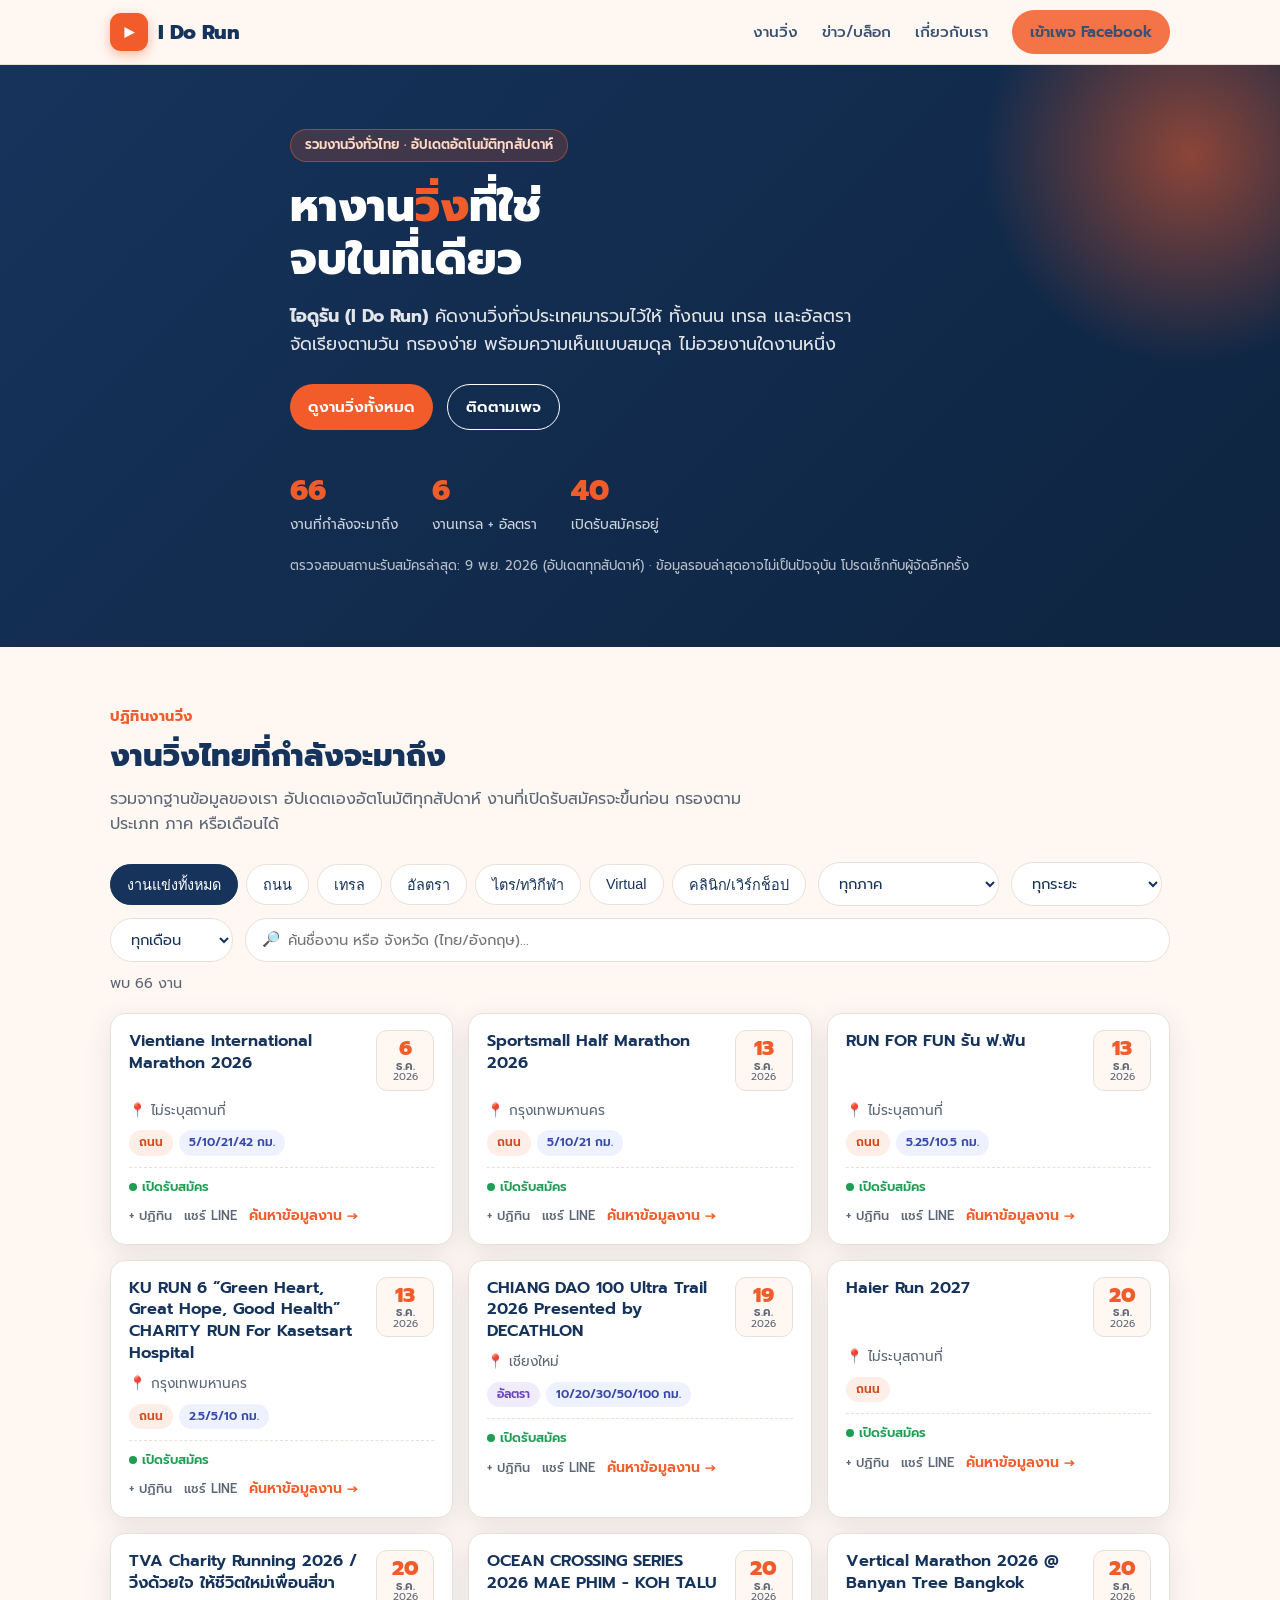
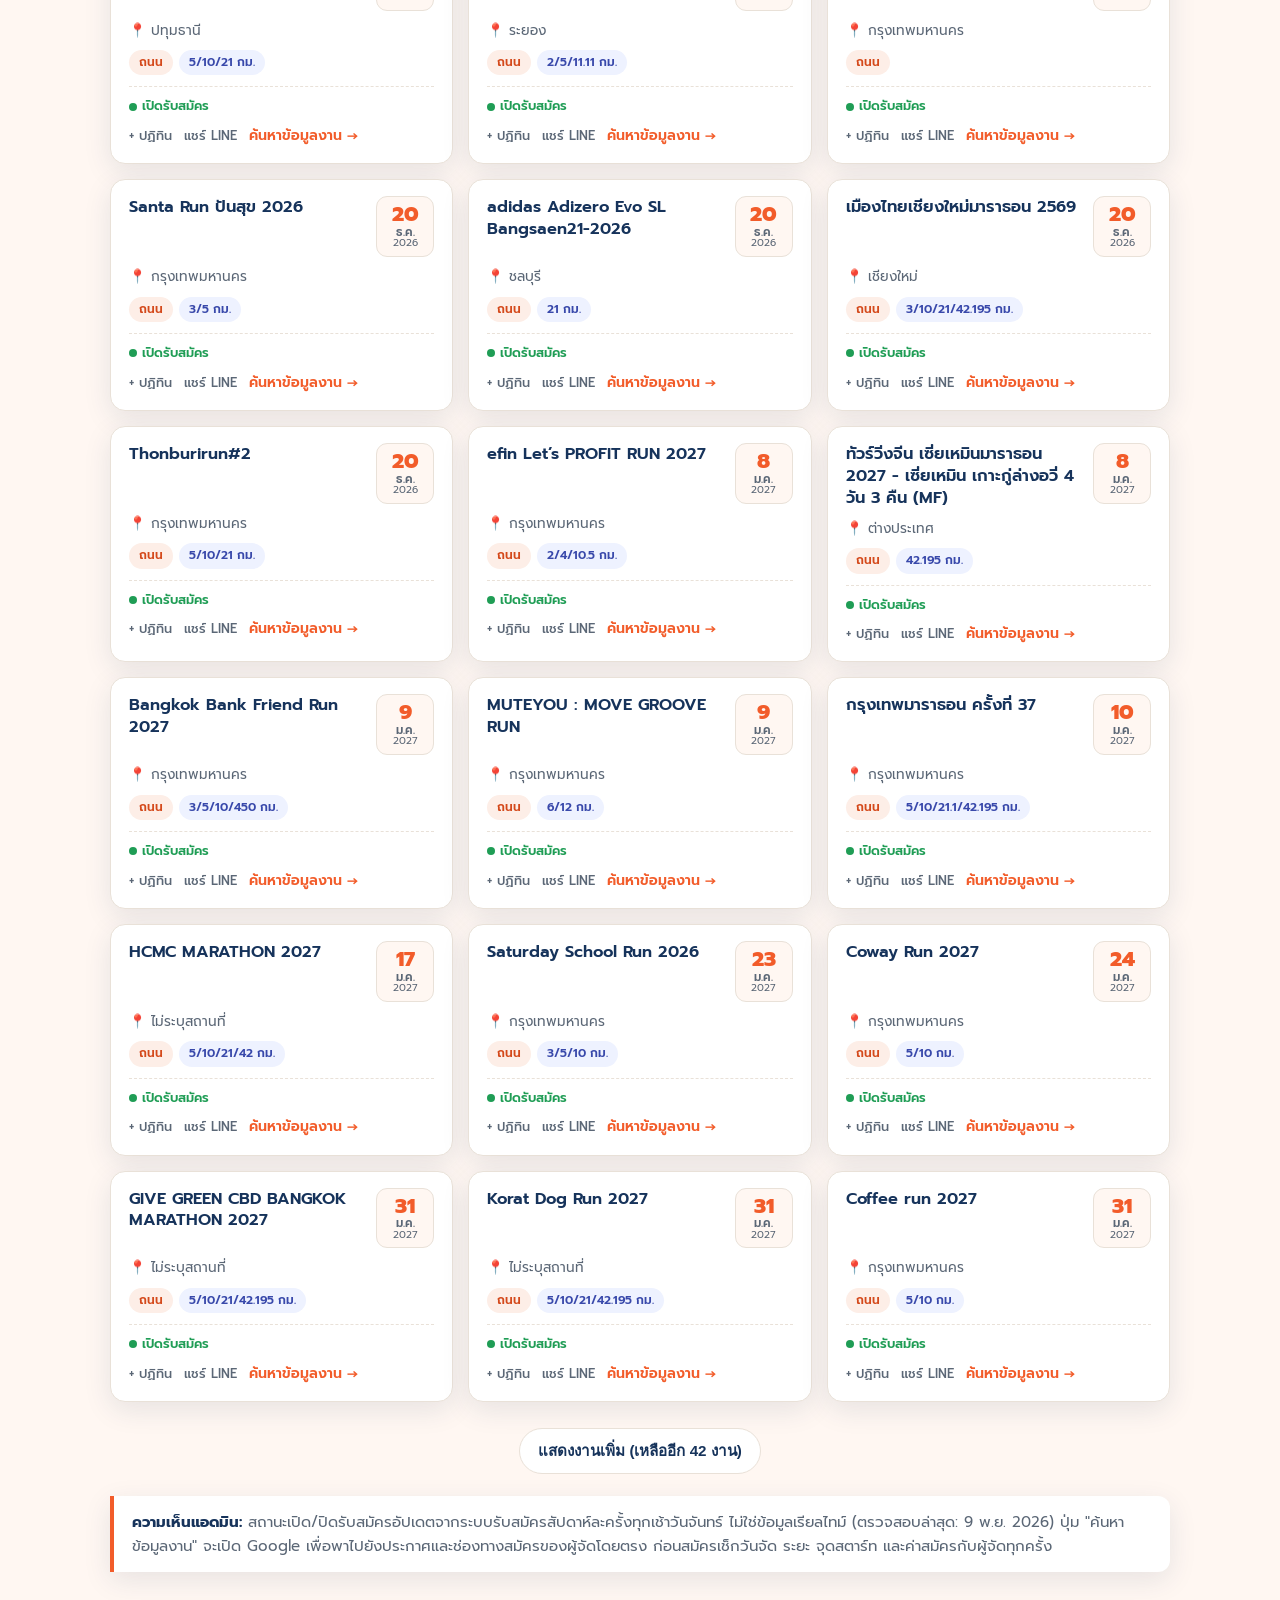
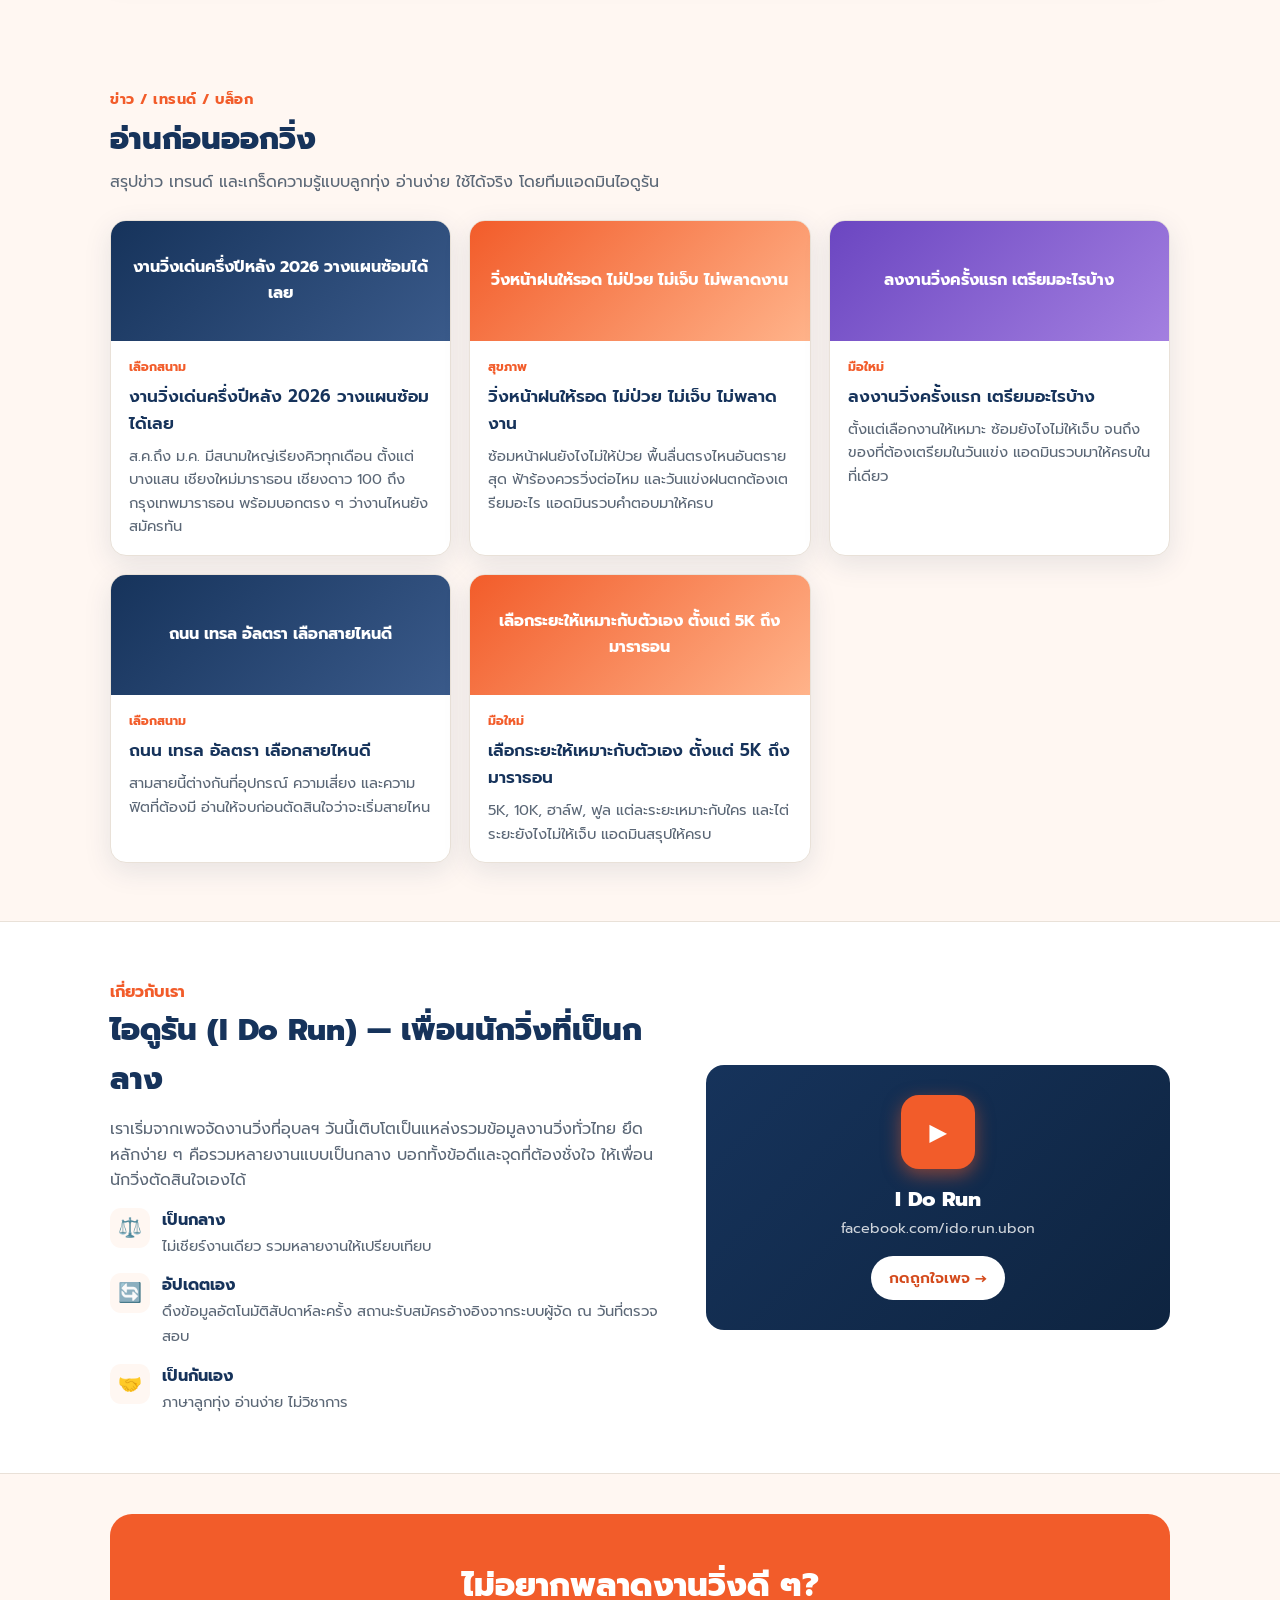
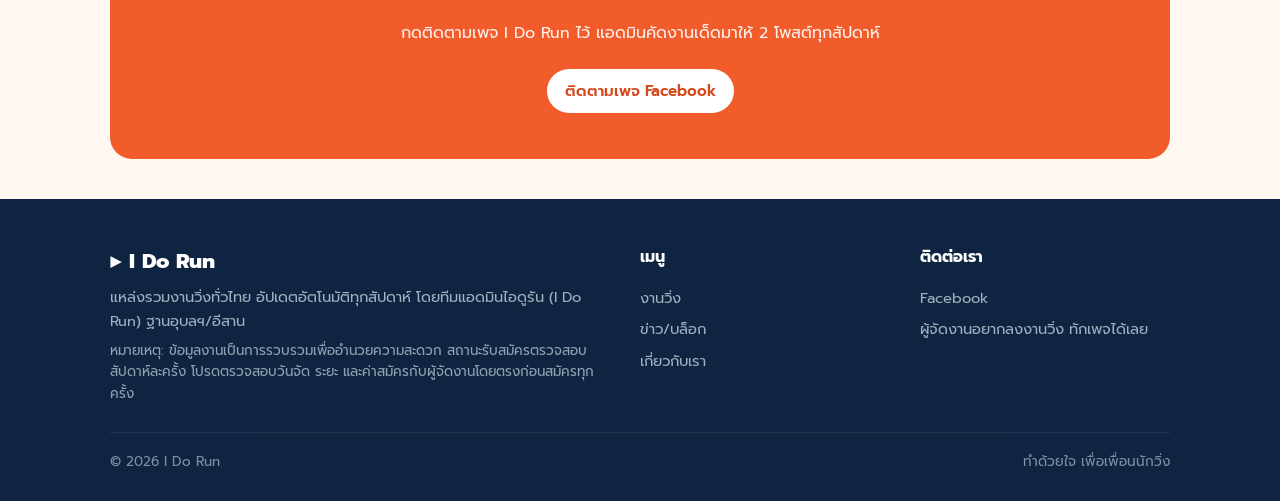
<file: index.html>
<!DOCTYPE html>
<html lang="th">
<head>
<meta charset="UTF-8">
<meta name="viewport" content="width=device-width, initial-scale=1.0">
<title>ไอดูรัน (I Do Run) — รวมงานวิ่งทั่วไทย ปฏิทินงานวิ่ง 2569-2570 (2026-2027)</title>
<meta name="description" content="ไอดูรัน (I Do Run) แหล่งรวมงานวิ่งทั่วไทย ปฏิทินงานวิ่ง 2569 ทั้งถนน เทรล อัลตรา สถานะรับสมัครอัปเดตรายสัปดาห์">
<meta name="keywords" content="ไอดูรัน, I Do Run, งานวิ่ง, ปฏิทินงานวิ่ง, งานวิ่ง 2569, รวมงานวิ่ง, งานวิ่งไทย, วิ่งเทรล, มาราธอน">
<link rel="canonical" href="https://idorunubon.github.io/">
<meta name="theme-color" content="#16335B">
<link rel="icon" href="data:image/svg+xml,%3Csvg xmlns='http://www.w3.org/2000/svg' viewBox='0 0 64 64'%3E%3Crect width='64' height='64' rx='14' fill='%23F25C2A'/%3E%3Cpath d='M24 18v28l24-14z' fill='white'/%3E%3C/svg%3E">
<meta property="og:type" content="website">
<meta property="og:site_name" content="ไอดูรัน I Do Run">
<meta property="og:title" content="ไอดูรัน (I Do Run) — รวมงานวิ่งทั่วไทย">
<meta property="og:description" content="ไอดูรัน รวมงานวิ่งทั่วไทย ปฏิทินงานวิ่ง ถนน เทรล อัลตรา สถานะรับสมัครอัปเดตรายสัปดาห์">
<meta property="og:url" content="https://idorunubon.github.io/">
<meta property="og:locale" content="th_TH">
<meta property="og:image" content="https://idorunubon.github.io/og-image.png">
<meta property="og:image:width" content="1200">
<meta property="og:image:height" content="630">
<meta name="twitter:card" content="summary_large_image">
<meta name="twitter:title" content="ไอดูรัน (I Do Run) — รวมงานวิ่งทั่วไทย">
<meta name="twitter:image" content="https://idorunubon.github.io/og-image.png">
<script type="application/ld+json">{"@context":"https://schema.org","@graph":[{"@type":"WebSite","name":"I Do Run","alternateName":["ไอดูรัน","ไอ ดู รัน","ไอดูรัน วิ่ง"],"url":"https://idorunubon.github.io/","description":"ไอดูรัน รวมงานวิ่งทั่วไทย ปฏิทินงานวิ่ง"},{"@type":"Organization","name":"I Do Run","alternateName":"ไอดูรัน","url":"https://idorunubon.github.io/","sameAs":["https://www.facebook.com/ido.run.ubon/"]}]}</script>
<link rel="preconnect" href="https://fonts.googleapis.com">
<link rel="preconnect" href="https://fonts.gstatic.com" crossorigin>
<link href="https://fonts.googleapis.com/css2?family=Noto+Sans+Thai:wght@400;500;700;800&family=Prompt:wght@400;500;600;700;800&display=swap" rel="stylesheet">
<style>
  :root{--orange:#F25C2A;--orange-dark:#d44a1c;--navy:#16335B;--navy-deep:#0e2440;--cream:#FFF7F2;--ink:#1d2733;--muted:#5b6776;--line:#e9e1d8;--green:#1f9d55;--purple:#6b46c1;--blue:#2563c9;--shadow:0 8px 28px rgba(22,51,91,.10)}
  *{box-sizing:border-box;margin:0;padding:0}
  html{scroll-behavior:smooth}
  body{font-family:'Prompt','Noto Sans Thai',sans-serif;color:var(--ink);background:var(--cream);line-height:1.6;-webkit-font-smoothing:antialiased}
  a{color:inherit;text-decoration:none}
  .wrap{max-width:1100px;margin:0 auto;padding:0 20px}
  header.nav{position:sticky;top:0;z-index:50;background:rgba(255,247,242,.92);backdrop-filter:blur(8px);border-bottom:1px solid var(--line)}
  .nav-in{display:flex;align-items:center;justify-content:space-between;height:64px}
  .logo{display:flex;align-items:center;gap:10px;font-weight:800;font-size:1.25rem;color:var(--navy)}
  .logo .mark{width:38px;height:38px;border-radius:11px;background:var(--orange);display:grid;place-items:center;color:#fff;font-size:1.2rem;box-shadow:0 4px 12px rgba(242,92,42,.4)}
  .nav-links{display:flex;gap:24px;align-items:center;font-weight:500}
  .nav-links a{color:var(--navy);opacity:.85;font-size:.95rem}
  .nav-links a:hover{opacity:1;color:var(--orange)}
  .btn{display:inline-flex;align-items:center;gap:8px;background:var(--orange);color:#fff;font-weight:600;padding:10px 18px;border-radius:30px;font-size:.95rem;border:none;cursor:pointer;transition:.15s}
  .btn:hover{background:var(--orange-dark);transform:translateY(-1px)}
  .btn.ghost{background:transparent;color:#fff;border:1.5px solid #fff}
  .menu-btn{display:none;width:42px;height:42px;border:1.5px solid var(--line);border-radius:12px;background:#fff;cursor:pointer;font-size:1.25rem;color:var(--navy);align-items:center;justify-content:center;line-height:1}
  @media(max-width:820px){.nav-links a:not(.btn){display:none}.menu-btn{display:flex}}
  @media(max-width:480px){.nav-links .btn{display:none}}
  .mobile-menu{display:none;border-top:1px solid var(--line);background:rgba(255,247,242,.97);padding:6px 0 12px}
  .mobile-menu.open{display:block}
  .mobile-menu a{display:block;padding:11px 4px;font-weight:500;color:var(--navy);border-bottom:1px dashed var(--line)}
  .mobile-menu a:last-child{border-bottom:none;color:var(--orange);font-weight:600}
  .hero{background:linear-gradient(135deg,var(--navy),var(--navy-deep));color:#fff;position:relative;overflow:hidden}
  .hero::after{content:"";position:absolute;right:-120px;top:-120px;width:420px;height:420px;background:radial-gradient(circle,rgba(242,92,42,.55),transparent 70%);border-radius:50%}
  .hero-in{position:relative;z-index:2;padding:64px 0 70px;max-width:700px}
  .kicker{display:inline-block;background:rgba(242,92,42,.2);color:#ffd9c7;border:1px solid rgba(242,92,42,.5);padding:5px 14px;border-radius:20px;font-size:.82rem;font-weight:600;margin-bottom:18px}
  .hero h1{font-size:2.8rem;line-height:1.18;font-weight:800;margin-bottom:16px}
  .hero h1 span{color:var(--orange)}
  .hero p{font-size:1.1rem;opacity:.88;margin-bottom:26px;max-width:580px}
  .hero-cta{display:flex;gap:14px;flex-wrap:wrap}
  .stats{display:flex;gap:34px;margin-top:38px;flex-wrap:wrap}
  .stat .n{font-size:1.8rem;font-weight:800;color:var(--orange)}
  .stat .l{font-size:.85rem;opacity:.8}
  .updated{margin-top:20px;font-size:.82rem;opacity:.7}
  @media(max-width:600px){.hero h1{font-size:2rem}}
  section{padding:58px 0}
  .sec-head{margin-bottom:24px}
  .sec-head .eyebrow{color:var(--orange);font-weight:700;font-size:.9rem;letter-spacing:.5px;text-transform:uppercase}
  .sec-head h2{font-size:1.9rem;font-weight:800;color:var(--navy);margin-top:4px}
  .sec-head p{color:var(--muted);margin-top:6px;max-width:660px}
  .toolbar{display:flex;gap:12px;flex-wrap:wrap;align-items:center;margin-bottom:10px}
  .chips{display:flex;gap:8px;flex-wrap:wrap}
  .chip{padding:8px 16px;border-radius:22px;border:1.5px solid var(--line);background:#fff;font-weight:500;font-size:.9rem;cursor:pointer;color:var(--navy);transition:.15s}
  .chip:hover{border-color:var(--orange)}
  .chip.on{background:var(--navy);color:#fff;border-color:var(--navy)}
  select.mon,.search{background:#fff;border:1.5px solid var(--line);border-radius:22px;padding:9px 16px;font-family:inherit;font-size:.92rem;color:var(--navy);outline:none;cursor:pointer}
  .search{flex:1;min-width:200px;display:flex;align-items:center;gap:8px;cursor:text}
  .search input{border:none;outline:none;flex:1;font-family:inherit;font-size:.92rem;background:transparent}
  .count{color:var(--muted);font-size:.9rem;margin:6px 0 18px}
  .grid{display:grid;grid-template-columns:repeat(auto-fill,minmax(330px,1fr));gap:15px}
  .card{background:#fff;border:1px solid var(--line);border-radius:15px;padding:16px 18px;box-shadow:var(--shadow);display:flex;flex-direction:column;gap:9px;transition:.15s}
  .card:hover{transform:translateY(-3px);border-color:var(--orange)}
  .card .top{display:flex;justify-content:space-between;align-items:flex-start;gap:10px}
  .date-pill{flex-shrink:0;text-align:center;background:var(--cream);border:1px solid var(--line);border-radius:11px;padding:7px 10px;line-height:1.05;min-width:58px}
  .date-pill .d{font-size:1.3rem;font-weight:800;color:var(--orange)}
  .date-pill .m{font-size:.72rem;color:var(--muted);font-weight:600}
  .date-pill .y{font-size:.64rem;color:var(--muted)}
  .card h3{font-size:1.02rem;font-weight:600;color:var(--navy);line-height:1.34}
  .place{color:var(--muted);font-size:.85rem;display:flex;gap:5px;align-items:flex-start}
  .meta{display:flex;flex-wrap:wrap;gap:6px;align-items:center}
  .tag{font-size:.75rem;font-weight:600;padding:3px 10px;border-radius:14px}
  .tag.road{background:#fdeee7;color:var(--orange-dark)}
  .tag.trail{background:#e8f5ec;color:var(--green)}
  .tag.ultra{background:#f0ecfb;color:var(--purple)}
  .tag.virtual{background:#e7f0fd;color:var(--blue)}
  .tag.tri{background:#e0f7fa;color:#00778b}
  .tag.multi{background:#fff4d6;color:#9a6b00}
  .tag.dist{background:#eef2ff;color:#3949ab}
  .reg{display:inline-flex;align-items:center;gap:5px;font-size:.8rem;font-weight:600}
  .reg.open{color:var(--green)}.reg.closed{color:var(--muted)}
  .reg .dot{width:8px;height:8px;border-radius:50%;background:currentColor}
  .card .foot{display:flex;justify-content:space-between;align-items:center;margin-top:2px;padding-top:9px;border-top:1px dashed var(--line);flex-wrap:wrap;gap:8px}
  .card .foot a{color:var(--orange);font-weight:600;font-size:.88rem}
  .card .acts{display:flex;gap:12px;align-items:center;flex-wrap:wrap}
  .card .acts a.mini{color:var(--muted);font-weight:500;font-size:.8rem}
  .card .acts a.mini:hover{color:var(--navy)}
  .card .foot .nolink{color:var(--muted);font-weight:400}
  .empty{text-align:center;color:var(--muted);padding:40px;grid-column:1/-1}
  .chip.clear{border-color:var(--orange);color:var(--orange)}
  .morewrap{text-align:center;margin-top:26px}
  .morewrap .btn{background:#fff;color:var(--navy);border:1.5px solid var(--line)}
  .morewrap .btn:hover{border-color:var(--orange);color:var(--orange);background:#fff}
  #totop{position:fixed;right:18px;bottom:18px;width:46px;height:46px;border-radius:50%;background:var(--navy);color:#fff;border:none;cursor:pointer;font-size:1.15rem;box-shadow:var(--shadow);opacity:0;pointer-events:none;transition:.2s;z-index:60}
  #totop.show{opacity:.92;pointer-events:auto}
  #totop:hover{background:var(--orange)}
  .adminnote{background:#fff;border-left:4px solid var(--orange);border-radius:0 12px 12px 0;padding:14px 18px;margin-top:22px;box-shadow:var(--shadow);font-size:.94rem;color:var(--muted)}
  .adminnote b{color:var(--navy)}
  .blog-grid{display:grid;grid-template-columns:repeat(auto-fill,minmax(300px,1fr));gap:18px}
  .post{background:#fff;border:1px solid var(--line);border-radius:16px;overflow:hidden;box-shadow:var(--shadow);transition:.15s}
  .post:hover{transform:translateY(-3px)}
  .post .ph{height:120px;background:linear-gradient(135deg,var(--orange),#ffb38a);display:grid;place-items:center;color:#fff;font-weight:700;text-align:center;padding:0 16px}
  .post:nth-child(2) .ph{background:linear-gradient(135deg,var(--navy),#3a5a8a)}
  .post:nth-child(3) .ph{background:linear-gradient(135deg,var(--purple),#a37fe0)}
  .post .body{padding:16px 18px}
  .post .cat{font-size:.78rem;font-weight:700;color:var(--orange);text-transform:uppercase}
  .post h3{font-size:1.06rem;font-weight:600;color:var(--navy);margin:6px 0 8px}
  .post p{color:var(--muted);font-size:.92rem}
  .about{background:#fff;border-top:1px solid var(--line);border-bottom:1px solid var(--line)}
  .about-grid{display:grid;grid-template-columns:1.2fr 1fr;gap:40px;align-items:center}
  @media(max-width:760px){.about-grid{grid-template-columns:1fr}}
  .about h2{font-size:1.9rem;color:var(--navy);font-weight:800;margin-bottom:14px}
  .about p{color:var(--muted);margin-bottom:14px}
  .values{display:flex;flex-direction:column;gap:14px;margin-top:10px}
  .val{display:flex;gap:12px;align-items:flex-start}
  .val .ic{width:40px;height:40px;border-radius:11px;background:var(--cream);display:grid;place-items:center;font-size:1.2rem;flex-shrink:0}
  .val b{color:var(--navy)}.val span{color:var(--muted);font-size:.92rem}
  .fbcard{background:linear-gradient(135deg,var(--navy),var(--navy-deep));border-radius:18px;padding:30px;color:#fff;text-align:center}
  .fbcard .av{width:74px;height:74px;border-radius:18px;background:var(--orange);display:grid;place-items:center;font-size:2rem;margin:0 auto 14px;box-shadow:0 6px 18px rgba(242,92,42,.5)}
  .fbcard h3{font-size:1.3rem;font-weight:800}
  .fbcard .handle{opacity:.8;font-size:.9rem;margin-bottom:16px}
  .cta{background:var(--orange);color:#fff;text-align:center;border-radius:22px;padding:46px 24px;margin:40px auto}
  .cta h2{font-size:2rem;font-weight:800;margin-bottom:10px}
  .cta p{opacity:.92;margin-bottom:22px;max-width:520px;margin-left:auto;margin-right:auto}
  .cta .btn{background:#fff;color:var(--orange-dark)}
  .cta .btn:hover{background:var(--navy);color:#fff}
  footer{background:var(--navy-deep);color:#cdd6e3;padding:46px 0 28px}
  .foot-grid{display:grid;grid-template-columns:2fr 1fr 1fr;gap:30px;margin-bottom:28px}
  @media(max-width:600px){.foot-grid{grid-template-columns:1fr}}
  footer h4{color:#fff;font-size:1rem;margin-bottom:12px}
  footer a{display:block;opacity:.78;font-size:.92rem;padding:4px 0}
  footer a:hover{opacity:1;color:var(--orange)}
  .foot-logo{font-size:1.3rem;font-weight:800;color:#fff;margin-bottom:8px}
  .foot-bot{border-top:1px solid rgba(255,255,255,.12);padding-top:18px;font-size:.85rem;opacity:.6;display:flex;justify-content:space-between;flex-wrap:wrap;gap:8px}
  .disclaim{font-size:.84rem;opacity:.7;margin-top:6px;max-width:560px}
</style>
</head>
<body>
<header class="nav"><div class="wrap nav-in">
  <a href="#top" class="logo"><span class="mark">▶</span> I Do Run</a>
  <nav class="nav-links">
    <a href="#events">งานวิ่ง</a>
    <a href="#blog">ข่าว/บล็อก</a>
    <a href="#about">เกี่ยวกับเรา</a>
    <a class="btn" href="https://www.facebook.com/ido.run.ubon/" target="_blank" rel="noopener">เข้าเพจ Facebook</a>
  </nav>
  <button class="menu-btn" id="menu-btn" aria-label="เปิดเมนู" aria-expanded="false" aria-controls="mobile-menu">☰</button>
</div>
<nav class="mobile-menu" id="mobile-menu"><div class="wrap">
  <a href="#events">งานวิ่ง</a>
  <a href="#blog">ข่าว/บล็อก</a>
  <a href="#about">เกี่ยวกับเรา</a>
  <a href="https://www.facebook.com/ido.run.ubon/" target="_blank" rel="noopener">เข้าเพจ Facebook →</a>
</div></nav>
</header>
<section class="hero" id="top" style="padding:0"><div class="wrap hero-in">
  <span class="kicker">รวมงานวิ่งทั่วไทย · อัปเดตอัตโนมัติทุกสัปดาห์</span>
  <h1>หางาน<span>วิ่ง</span>ที่ใช่ <br>จบในที่เดียว</h1>
  <p><strong>ไอดูรัน (I Do Run)</strong> คัดงานวิ่งทั่วประเทศมารวมไว้ให้ ทั้งถนน เทรล และอัลตรา จัดเรียงตามวัน กรองง่าย พร้อมความเห็นแบบสมดุล ไม่อวยงานใดงานหนึ่ง</p>
  <div class="hero-cta">
    <a class="btn" href="#events">ดูงานวิ่งทั้งหมด</a>
    <a class="btn ghost" href="https://www.facebook.com/ido.run.ubon/" target="_blank" rel="noopener">ติดตามเพจ</a>
  </div>
  <div class="stats">
    <div class="stat"><div class="n" id="stat-total">—</div><div class="l">งานที่กำลังจะมาถึง</div></div>
    <div class="stat"><div class="n" id="stat-trail">—</div><div class="l">งานเทรล + อัลตรา</div></div>
    <div class="stat"><div class="n" id="stat-open">—</div><div class="l">เปิดรับสมัครอยู่</div></div>
  </div>
  <div class="updated" id="updated"></div>
</div></section>
<section id="events"><div class="wrap">
  <div class="sec-head">
    <div class="eyebrow">ปฏิทินงานวิ่ง</div>
    <h2>งานวิ่งไทยที่กำลังจะมาถึง</h2>
    <p>รวมจากฐานข้อมูลของเรา อัปเดตเองอัตโนมัติทุกสัปดาห์ งานที่เปิดรับสมัครจะขึ้นก่อน กรองตามประเภท ภาค หรือเดือนได้</p>
  </div>
  <div class="toolbar">
    <div class="chips" id="chips">
      <button class="chip on" data-f="all">งานแข่งทั้งหมด</button>
      <button class="chip" data-f="road">ถนน</button>
      <button class="chip" data-f="trail">เทรล</button>
      <button class="chip" data-f="ultra">อัลตรา</button>
      <button class="chip" data-f="tri">ไตร/ทวิกีฬา</button>
      <button class="chip" data-f="virtual">Virtual</button>
      <button class="chip" data-f="clinic">คลินิก/เวิร์กช็อป</button>
    </div>
    <select class="mon" id="region" aria-label="กรองตามภาค"></select>
    <select class="mon" id="dist" aria-label="กรองตามระยะ"><option value="all">ทุกระยะ</option><option value="fun">Fun Run</option><option value="5k">5 กม.</option><option value="10k">10 กม.</option><option value="half">ฮาล์ฟ ~21 กม.</option><option value="full">ฟูล ~42 กม.</option><option value="ultra">อัลตรา 50 กม.+</option></select>
    <select class="mon" id="mon" aria-label="กรองตามเดือน"></select>
    <div class="search"><span aria-hidden="true">🔎</span><input id="q" type="text" placeholder="ค้นชื่องาน หรือ จังหวัด (ไทย/อังกฤษ)..." aria-label="ค้นหางานวิ่ง"></div>
    <button class="chip clear" id="clearf" hidden>✕ ล้างตัวกรอง</button>
  </div>
  <div class="count" id="count" aria-live="polite">กำลังโหลดข้อมูล...</div>
  <div class="grid" id="grid"></div>
  <div class="morewrap" id="morewrap" hidden><button class="btn" id="morebtn">แสดงงานเพิ่ม</button></div>
  <div class="adminnote"><b>ความเห็นแอดมิน:</b> สถานะเปิด/ปิดรับสมัครอัปเดตจากระบบรับสมัครสัปดาห์ละครั้งทุกเช้าวันจันทร์ ไม่ใช่ข้อมูลเรียลไทม์ (ตรวจสอบล่าสุด: <span id="admin-checked">—</span>) ปุ่ม "ค้นหาข้อมูลงาน" จะเปิด Google เพื่อพาไปยังประกาศและช่องทางสมัครของผู้จัดโดยตรง ก่อนสมัครเช็กวันจัด ระยะ จุดสตาร์ท และค่าสมัครกับผู้จัดทุกครั้ง</div>
</div></section>
<section id="blog"><div class="wrap">
  <div class="sec-head">
    <div class="eyebrow">ข่าว / เทรนด์ / บล็อก</div>
    <h2>อ่านก่อนออกวิ่ง</h2>
    <p>สรุปข่าว เทรนด์ และเกร็ดความรู้แบบลูกทุ่ง อ่านง่าย ใช้ได้จริง โดยทีมแอดมินไอดูรัน</p>
  </div>
  <div class="blog-grid" id="blog-grid"></div>
</div></section>
<section id="about" class="about"><div class="wrap about-grid">
  <div>
    <div class="eyebrow" style="color:var(--orange);font-weight:700">เกี่ยวกับเรา</div>
    <h2>ไอดูรัน (I Do Run) — เพื่อนนักวิ่งที่เป็นกลาง</h2>
    <p>เราเริ่มจากเพจจัดงานวิ่งที่อุบลฯ วันนี้เติบโตเป็นแหล่งรวมข้อมูลงานวิ่งทั่วไทย ยึดหลักง่าย ๆ คือรวมหลายงานแบบเป็นกลาง บอกทั้งข้อดีและจุดที่ต้องชั่งใจ ให้เพื่อนนักวิ่งตัดสินใจเองได้</p>
    <div class="values">
      <div class="val"><div class="ic">⚖️</div><div><b>เป็นกลาง</b><br><span>ไม่เชียร์งานเดียว รวมหลายงานให้เปรียบเทียบ</span></div></div>
      <div class="val"><div class="ic">🔄</div><div><b>อัปเดตเอง</b><br><span>ดึงข้อมูลอัตโนมัติสัปดาห์ละครั้ง สถานะรับสมัครอ้างอิงจากระบบผู้จัด ณ วันที่ตรวจสอบ</span></div></div>
      <div class="val"><div class="ic">🤝</div><div><b>เป็นกันเอง</b><br><span>ภาษาลูกทุ่ง อ่านง่าย ไม่วิชาการ</span></div></div>
    </div>
  </div>
  <div class="fbcard">
    <div class="av">▶</div><h3>I Do Run</h3><div class="handle">facebook.com/ido.run.ubon</div>
    <a class="btn" style="background:#fff;color:var(--orange-dark)" href="https://www.facebook.com/ido.run.ubon/" target="_blank" rel="noopener">กดถูกใจเพจ →</a>
  </div>
</div></section>
<div class="wrap"><div class="cta">
  <h2>ไม่อยากพลาดงานวิ่งดี ๆ?</h2>
  <p>กดติดตามเพจ I Do Run ไว้ แอดมินคัดงานเด็ดมาให้ 2 โพสต์ทุกสัปดาห์</p>
  <a class="btn" href="https://www.facebook.com/ido.run.ubon/" target="_blank" rel="noopener">ติดตามเพจ Facebook</a>
</div></div>
<footer><div class="wrap">
  <div class="foot-grid">
    <div>
      <div class="foot-logo">▶ I Do Run</div>
      <p style="opacity:.78;font-size:.92rem">แหล่งรวมงานวิ่งทั่วไทย อัปเดตอัตโนมัติทุกสัปดาห์ โดยทีมแอดมินไอดูรัน (I Do Run) ฐานอุบลฯ/อีสาน</p>
      <p class="disclaim">หมายเหตุ: ข้อมูลงานเป็นการรวบรวมเพื่ออำนวยความสะดวก สถานะรับสมัครตรวจสอบสัปดาห์ละครั้ง โปรดตรวจสอบวันจัด ระยะ และค่าสมัครกับผู้จัดงานโดยตรงก่อนสมัครทุกครั้ง</p>
    </div>
    <div><h4>เมนู</h4><a href="#events">งานวิ่ง</a><a href="#blog">ข่าว/บล็อก</a><a href="#about">เกี่ยวกับเรา</a></div>
    <div><h4>ติดต่อเรา</h4><a href="https://www.facebook.com/ido.run.ubon/" target="_blank" rel="noopener">Facebook</a><a href="https://www.facebook.com/ido.run.ubon/" target="_blank" rel="noopener">ผู้จัดงานอยากลงงานวิ่ง ทักเพจได้เลย</a></div>
  </div>
  <div class="foot-bot"><span>© 2026 I Do Run</span><span>ทำด้วยใจ เพื่อเพื่อนนักวิ่ง</span></div>
</div></footer>
<button id="totop" aria-label="กลับขึ้นด้านบน" title="กลับขึ้นด้านบน">↑</button>
<script>
// เมนูมือถือ
(function(){
  const btn=document.getElementById('menu-btn'),menu=document.getElementById('mobile-menu');
  btn.addEventListener('click',()=>{
    const open=menu.classList.toggle('open');
    btn.setAttribute('aria-expanded',open?'true':'false');
    btn.textContent=open?'✕':'☰';
  });
  menu.querySelectorAll('a').forEach(a=>a.addEventListener('click',()=>{
    menu.classList.remove('open');btn.setAttribute('aria-expanded','false');btn.textContent='☰';
  }));
})();
// ปุ่มกลับขึ้นบน
(function(){
  const t=document.getElementById('totop');
  window.addEventListener('scroll',()=>{t.classList.toggle('show',window.scrollY>600);},{passive:true});
  t.addEventListener('click',()=>window.scrollTo({top:0,behavior:'smooth'}));
})();
</script>
<script>
const TH=["ม.ค.","ก.พ.","มี.ค.","เม.ย.","พ.ค.","มิ.ย.","ก.ค.","ส.ค.","ก.ย.","ต.ค.","พ.ย.","ธ.ค."];
const TYPE={road:"ถนน",trail:"เทรล",ultra:"อัลตรา",virtual:"Virtual",tri:"ไตร/ทวิกีฬา"};
const REGIONS=[
 ["bkk","กรุงเทพฯ–ปริมณฑล",["กรุงเทพ","นนทบุรี","ปทุมธานี","สมุทรปราการ","สมุทรสาคร","นครปฐม"]],
 ["north","ภาคเหนือ",["เชียงใหม่","เชียงราย","ลำปาง","ลำพูน","แพร่","น่าน","พะเยา","แม่ฮ่องสอน","อุตรดิตถ์","ตาก","สุโขทัย","กำแพงเพชร","พิจิตร","พิษณุโลก","เพชรบูรณ์","นครสวรรค์","อุทัยธานี"]],
 ["isan","ภาคอีสาน",["ขอนแก่น","อุดรธานี","นครราชสีมา","โคราช","บุรีรัมย์","อุบลราชธานี","ชัยภูมิ","กาฬสินธุ์","มหาสารคาม","ร้อยเอ็ด","สกลนคร","นครพนม","หนองคาย","บึงกาฬ","เลย","หนองบัวลำภู","ยโสธร","อำนาจเจริญ","มุกดาหาร","ศรีสะเกษ","สุรินทร์"]],
 ["central","ภาคกลาง",["อยุธยา","อ่างทอง","สิงห์บุรี","ลพบุรี","สระบุรี","ชัยนาท","สุพรรณบุรี","นครนายก","สมุทรสงคราม"]],
 ["east","ภาคตะวันออก",["ชลบุรี","ระยอง","จันทบุรี","ตราด","ฉะเชิงเทรา","ปราจีนบุรี","สระแก้ว"]],
 ["west","ภาคตะวันตก",["กาญจนบุรี","ราชบุรี","เพชรบุรี","ประจวบ"]],
 ["south","ภาคใต้",["สงขลา","หาดใหญ่","ภูเก็ต","สุราษฎร์ธานี","นครศรีธรรมราช","กระบี่","พังงา","ตรัง","พัทลุง","สตูล","ชุมพร","ระนอง","ยะลา","ปัตตานี","นราธิวาส"]],
 ["inter","ต่างประเทศ",["ลาว","ญี่ปุ่น","จีน","มาเลเซีย","เวียดนาม","สิงคโปร์","เกาหลี","ไต้หวัน","อินโดนีเซีย","ต่างประเทศ","Selangor","Pulau Pinang","Kuala Lumpur","Bali"]]
];
const REGLABEL={};REGIONS.forEach(r=>REGLABEL[r[0]]=r[1]);REGLABEL.other="อื่นๆ";
// ค้นหาจังหวัดด้วยชื่ออังกฤษได้ (แปลงเป็นคำไทยก่อนเทียบ)
const PROV_EN={"bangkok":"กรุงเทพ","chiang mai":"เชียงใหม่","chiangmai":"เชียงใหม่","chon buri":"ชลบุรี","chonburi":"ชลบุรี","phuket":"ภูเก็ต","khon kaen":"ขอนแก่น","khonkaen":"ขอนแก่น","udon thani":"อุดรธานี","udonthani":"อุดรธานี","udon":"อุดรธานี","songkhla":"สงขลา","hat yai":"หาดใหญ่","hatyai":"หาดใหญ่","chiang rai":"เชียงราย","chiangrai":"เชียงราย","nakhon ratchasima":"นครราชสีมา","korat":"นครราชสีมา","prachin buri":"ปราจีนบุรี","prachinburi":"ปราจีนบุรี","ubon":"อุบลราชธานี","ubon ratchathani":"อุบลราชธานี","rayong":"ระยอง","lampang":"ลำปาง","lamphun":"ลำพูน","krabi":"กระบี่","trang":"ตรัง","surat thani":"สุราษฎร์ธานี","samui":"สมุย","nakhon nayok":"นครนายก","saraburi":"สระบุรี","kanchanaburi":"กาญจนบุรี","phetchaburi":"เพชรบุรี","ayutthaya":"อยุธยา","nonthaburi":"นนทบุรี","pathum thani":"ปทุมธานี","buriram":"บุรีรัมย์","buri ram":"บุรีรัมย์","loei":"เลย","tak":"ตาก","phrae":"แพร่","nan":"น่าน","trat":"ตราด","sukhothai":"สุโขทัย","phang nga":"พังงา","phangnga":"พังงา","satun":"สตูล","chumphon":"ชุมพร","ranong":"ระนอง","yala":"ยะลา","pattani":"ปัตตานี","narathiwat":"นราธิวาส","nakhon si thammarat":"นครศรีธรรมราช","nakhon sawan":"นครสวรรค์","nakhon phanom":"นครพนม","nakhon pathom":"นครปฐม","phitsanulok":"พิษณุโลก","phetchabun":"เพชรบูรณ์","mae hong son":"แม่ฮ่องสอน","kalasin":"กาฬสินธุ์","sakon nakhon":"สกลนคร","nong khai":"หนองคาย","bueng kan":"บึงกาฬ","mukdahan":"มุกดาหาร","chaiyaphum":"ชัยภูมิ","sisaket":"ศรีสะเกษ","surin":"สุรินทร์","roi et":"ร้อยเอ็ด","maha sarakham":"มหาสารคาม","yasothon":"ยโสธร","chachoengsao":"ฉะเชิงเทรา","chanthaburi":"จันทบุรี","sa kaeo":"สระแก้ว","samut sakhon":"สมุทรสาคร","samut prakan":"สมุทรปราการ","samut songkhram":"สมุทรสงคราม","ratchaburi":"ราชบุรี","prachuap":"ประจวบ","hua hin":"หัวหิน","phatthalung":"พัทลุง","uthai thani":"อุทัยธานี","kamphaeng phet":"กำแพงเพชร","phichit":"พิจิตร","phayao":"พะเยา","uttaradit":"อุตรดิตถ์","sing buri":"สิงห์บุรี","ang thong":"อ่างทอง","lopburi":"ลพบุรี","lop buri":"ลพบุรี","suphan buri":"สุพรรณบุรี","chai nat":"ชัยนาท","nong bua lamphu":"หนองบัวลำภู","amnat charoen":"อำนาจเจริญ"};
function regionOf(p){p=p||"";for(const r of REGIONS){if(r[2].some(w=>p.includes(w)))return r[0];}return "other";}
function isClinic(n){return /workshop|clinic|คลินิก|ปรับท่า|อบรม|สัมมนา|เวิร์กช็อป|เวิร์คช็อป/i.test(n||"");}
let UP=[];
const monsel=document.getElementById('mon');
const regsel=document.getElementById('region');
const distsel=document.getElementById('dist');
function inBucket(d,b){if(b==='fun')return d<4.5;if(b==='5k')return d>=4.5&&d<7.5;if(b==='10k')return d>=7.5&&d<15;if(b==='half')return d>=15&&d<30;if(b==='full')return d>=30&&d<50;if(b==='ultra')return d>=50;return true;}
function distMatch(e,b){if(b==='all')return true;if(!e.dist||!e.dist.length)return false;return e.dist.some(d=>inBucket(d,b));}
// ปุ่มทุกปุ่มเปิด Google ค้นหา "ชื่องาน + ปี + งานวิ่ง ผู้จัด สมัคร"
// (URL ต้นทางยังเก็บอยู่ใน events.json ฟิลด์ link และ data-src ไว้ตรวจสอบข้อมูล ไม่ใช้เป็นปลายทางปุ่ม)
function searchLink(e){
  const q=e.n+(String(e.n).includes(String(e.y))?'':' '+e.y)+' งานวิ่ง ผู้จัด สมัคร';
  return 'https://www.google.com/search?q='+encodeURIComponent(q);
}
function card(e){
  const multi=e.multi?'<span class="tag multi">หลายวัน</span>':'';
  let reg='';
  if(e.reg===true)reg='<span class="reg open"><span class="dot"></span>เปิดรับสมัคร</span>';
  else if(e.reg===false)reg='<span class="reg closed"><span class="dot"></span>ปิด/รอประกาศ</span>';
  else reg='<span></span>';
  const link=searchLink(e);
  const srcAttr=e.link?' data-src="'+e.link+'"':'';
  const clinicTag=e.isClinic?'<span class="tag multi">คลินิก/เวิร์กช็อป</span>':'';
  const distTag=(e.dist&&e.dist.length)?'<span class="tag dist">'+e.dist.join('/')+' กม.</span>':'';
  const d0=new Date(e.y,e.mo,e.d),d1=new Date(e.y,e.mo,e.d+1);
  const ymd=dt=>dt.getFullYear()+String(dt.getMonth()+1).padStart(2,'0')+String(dt.getDate()).padStart(2,'0');
  const gcal='https://calendar.google.com/calendar/render?action=TEMPLATE'
    +'&text='+encodeURIComponent(e.n)
    +'&dates='+ymd(d0)+'/'+ymd(d1)
    +'&location='+encodeURIComponent(e.place||'')
    +'&details='+encodeURIComponent('ค้นหาข้อมูลงาน: '+link+'\nข้อมูลจาก I Do Run — https://idorunubon.github.io/');
  const lineShare='https://line.me/R/share?text='+encodeURIComponent(e.n+' | '+e.d+' '+TH[e.mo]+' '+e.y+(e.place?' | '+e.place:'')+' | ค้นหาข้อมูลงาน: '+link+' (จากเว็บ I Do Run https://idorunubon.github.io/)');
  return '<div class="card"><div class="top"><div><h3>'+e.n+'</h3></div>'
    +'<div class="date-pill"><div class="d">'+e.d+'</div><div class="m">'+TH[e.mo]+'</div><div class="y">'+e.y+'</div></div></div>'
    +(e.place?'<div class="place"><span>📍</span><span>'+e.place+'</span></div>':'')
    +'<div class="meta"><span class="tag '+e.type+'">'+(TYPE[e.type]||e.type)+'</span>'+distTag+clinicTag+multi+'</div>'
    +'<div class="foot">'+reg+'<div class="acts">'
    +'<a class="mini" href="'+gcal+'" target="_blank" rel="noopener" title="เพิ่มลง Google Calendar">+ ปฏิทิน</a>'
    +'<a class="mini" href="'+lineShare+'" target="_blank" rel="noopener" title="แชร์เข้า LINE">แชร์ LINE</a>'
    +'<a href="'+link+'"'+srcAttr+' target="_blank" rel="noopener">ค้นหาข้อมูลงาน →</a></div></div></div>';
}
const PAGE=24;let visCount=PAGE;
function hasFilter(){
  return document.querySelector('#chips .chip.on').dataset.f!=='all'
    ||regsel.value!=='all'||distsel.value!=='all'||monsel.value!=='all'
    ||document.getElementById('q').value.trim()!=='';
}
function render(keepPage){
  if(keepPage!==true)visCount=PAGE;
  const f=document.querySelector('#chips .chip.on').dataset.f;
  const rg=regsel.value,mk=monsel.value;
  const q=document.getElementById('q').value.trim().toLowerCase();
  const qth=PROV_EN[q]||null;
  const list=UP.filter(e=>{
    if(f==='all'){if(e.isClinic)return false;}
    else if(f==='clinic'){if(!e.isClinic)return false;}
    else {if(e.isClinic)return false;if(e.type!==f)return false;}
    if(rg!=='all'&&e.region!==rg)return false;
    if(mk!=='all'&&(e.y+'-'+e.mo)!==mk)return false;
    if(q){const hay=(e.n+' '+(e.place||'')).toLowerCase();if(!hay.includes(q)&&!(qth&&hay.includes(qth)))return false;}
    if(!distMatch(e,distsel.value))return false;
    return true;
  });
  document.getElementById('count').textContent='พบ '+list.length+' งาน';
  const g=document.getElementById('grid');
  const shown=list.slice(0,visCount);
  g.innerHTML=shown.length?shown.map(card).join(''):'<div class="empty">ไม่พบงานที่ตรงเงื่อนไข ลองเปลี่ยนตัวกรองดูนะ<br><br><button class="chip clear" onclick="clearFilters()">✕ ล้างตัวกรองทั้งหมด</button></div>';
  const morewrap=document.getElementById('morewrap');
  if(list.length>visCount){
    morewrap.hidden=false;
    document.getElementById('morebtn').textContent='แสดงงานเพิ่ม (เหลืออีก '+(list.length-visCount)+' งาน)';
  } else {
    morewrap.hidden=true;
  }
  document.getElementById('clearf').hidden=!hasFilter();
}
function clearFilters(){
  document.querySelector('#chips .chip.on').classList.remove('on');
  document.querySelector('#chips .chip[data-f="all"]').classList.add('on');
  regsel.value='all';distsel.value='all';monsel.value='all';
  document.getElementById('q').value='';
  render();
}
document.getElementById('clearf').addEventListener('click',clearFilters);
document.getElementById('morebtn').addEventListener('click',()=>{visCount+=PAGE;render(true);});
document.querySelectorAll('#chips .chip').forEach(c=>c.addEventListener('click',()=>{document.querySelector('#chips .chip.on').classList.remove('on');c.classList.add('on');render();}));
regsel.addEventListener('change',()=>render());
distsel.addEventListener('change',()=>render());
monsel.addEventListener('change',()=>render());
document.getElementById('q').addEventListener('input',()=>render());
fetch('events.json?t='+Date.now()).then(r=>r.json()).then(data=>{
  const today=new Date();const cut=new Date(today.getFullYear(),today.getMonth(),today.getDate()-1);
  UP=(data.events||[]).filter(e=>new Date(e.y,e.mo,e.d)>=cut);
  UP.forEach(e=>{e.isClinic=isClinic(e.n);e.region=regionOf(e.place);});
  UP.sort((a,b)=>{const oa=a.reg===true?0:(a.reg===null?1:2),ob=b.reg===true?0:(b.reg===null?1:2);if(oa!==ob)return oa-ob;return (a.y-b.y)||(a.mo-b.mo)||(a.d-b.d);});
  document.getElementById('stat-total').textContent=UP.filter(e=>!e.isClinic).length;
  document.getElementById('stat-trail').textContent=UP.filter(e=>e.type==='trail'||e.type==='ultra').length;
  document.getElementById('stat-open').textContent=UP.filter(e=>e.reg===true).length;
  const rset=[...new Set(UP.map(e=>e.region))];
  const rorder=REGIONS.map(r=>r[0]).concat(['other']).filter(k=>rset.includes(k));
  regsel.innerHTML='<option value="all">ทุกภาค</option>'+rorder.map(k=>'<option value="'+k+'">'+REGLABEL[k]+'</option>').join('');
  const mkeys=[...new Set(UP.slice().sort((a,b)=>(a.y-b.y)||(a.mo-b.mo)).map(e=>e.y+'-'+e.mo))];
  monsel.innerHTML='<option value="all">ทุกเดือน</option>'+mkeys.map(k=>{const a=k.split('-');return '<option value="'+k+'">'+TH[a[1]]+' '+a[0]+'</option>';}).join('');
  // แยกวันตรวจสถานะรับสมัคร (statusCheckedAt) ออกจากวันที่รันระบบ (generatedAt)
  const fmt=d=>d.getDate()+' '+TH[d.getMonth()]+' '+d.getFullYear();
  const checkedIso=data.statusCheckedAt||data.generatedAt;
  if(checkedIso){
    const cd=new Date(checkedIso);
    const ageDays=(Date.now()-cd.getTime())/86400000;
    let txt='ตรวจสอบสถานะรับสมัครล่าสุด: '+fmt(cd)+' (อัปเดตทุกสัปดาห์)';
    if(data.stale||ageDays>9)txt+=' · ข้อมูลรอบล่าสุดอาจไม่เป็นปัจจุบัน โปรดเช็กกับผู้จัดอีกครั้ง';
    document.getElementById('updated').textContent=txt;
    const ac=document.getElementById('admin-checked');if(ac)ac.textContent=fmt(cd)+(data.stale?' (ใช้ข้อมูลรอบก่อนหน้า)':'');
  }
  // SEO: inject Event structured data (JSON-LD) — url ใช้แหล่งต้นทางภายใน ไม่ใช่ปุ่มผู้ใช้
  try{
    const items=UP.filter(e=>e.link&&!e.isClinic).slice(0,30).map((e,i)=>({
      "@type":"ListItem","position":i+1,"item":{
        "@type":"Event","name":e.n,
        "startDate":e.y+"-"+String(e.mo+1).padStart(2,"0")+"-"+String(e.d).padStart(2,"0"),
        "eventStatus":"https://schema.org/EventScheduled",
        "eventAttendanceMode":e.type==="virtual"?"https://schema.org/OnlineEventAttendanceMode":"https://schema.org/OfflineEventAttendanceMode",
        "location":{"@type":"Place","name":e.place||"Thailand","address":{"@type":"PostalAddress","addressCountry":"TH"}},
        "url":e.link}}));
    const s=document.createElement('script');s.type='application/ld+json';
    s.textContent=JSON.stringify({"@context":"https://schema.org","@type":"ItemList","name":"ปฏิทินงานวิ่งไทย - I Do Run","itemListElement":items});
    document.head.appendChild(s);
  }catch(err){}
  render();
}).catch(err=>{document.getElementById('count').textContent='โหลดข้อมูลไม่สำเร็จ กรุณารีเฟรชหน้าใหม่';});
</script>
<script>
fetch("posts.json?t="+Date.now()).then(r=>r.json()).then(d=>{
 const ACC={orange:"linear-gradient(135deg,#F25C2A,#ffb38a)",navy:"linear-gradient(135deg,#16335B,#3a5a8a)",purple:"linear-gradient(135deg,#6b46c1,#a37fe0)"};
 const g=document.getElementById("blog-grid"); if(!g) return;
 const posts=(d.posts||[]).slice(0,6);
 g.innerHTML=posts.map(p=>"<a class=\"post\" style=\"display:block\" href=\""+p.file+"\"><div class=\"ph\" style=\"background:"+(ACC[p.accent]||ACC.orange)+"\">"+p.title+"</div><div class=\"body\"><div class=\"cat\">"+p.cat+"</div><h3>"+p.title+"</h3><p>"+p.excerpt+"</p></div></a>").join("");
}).catch(function(){});
</script>
</body>
</html>
</file>
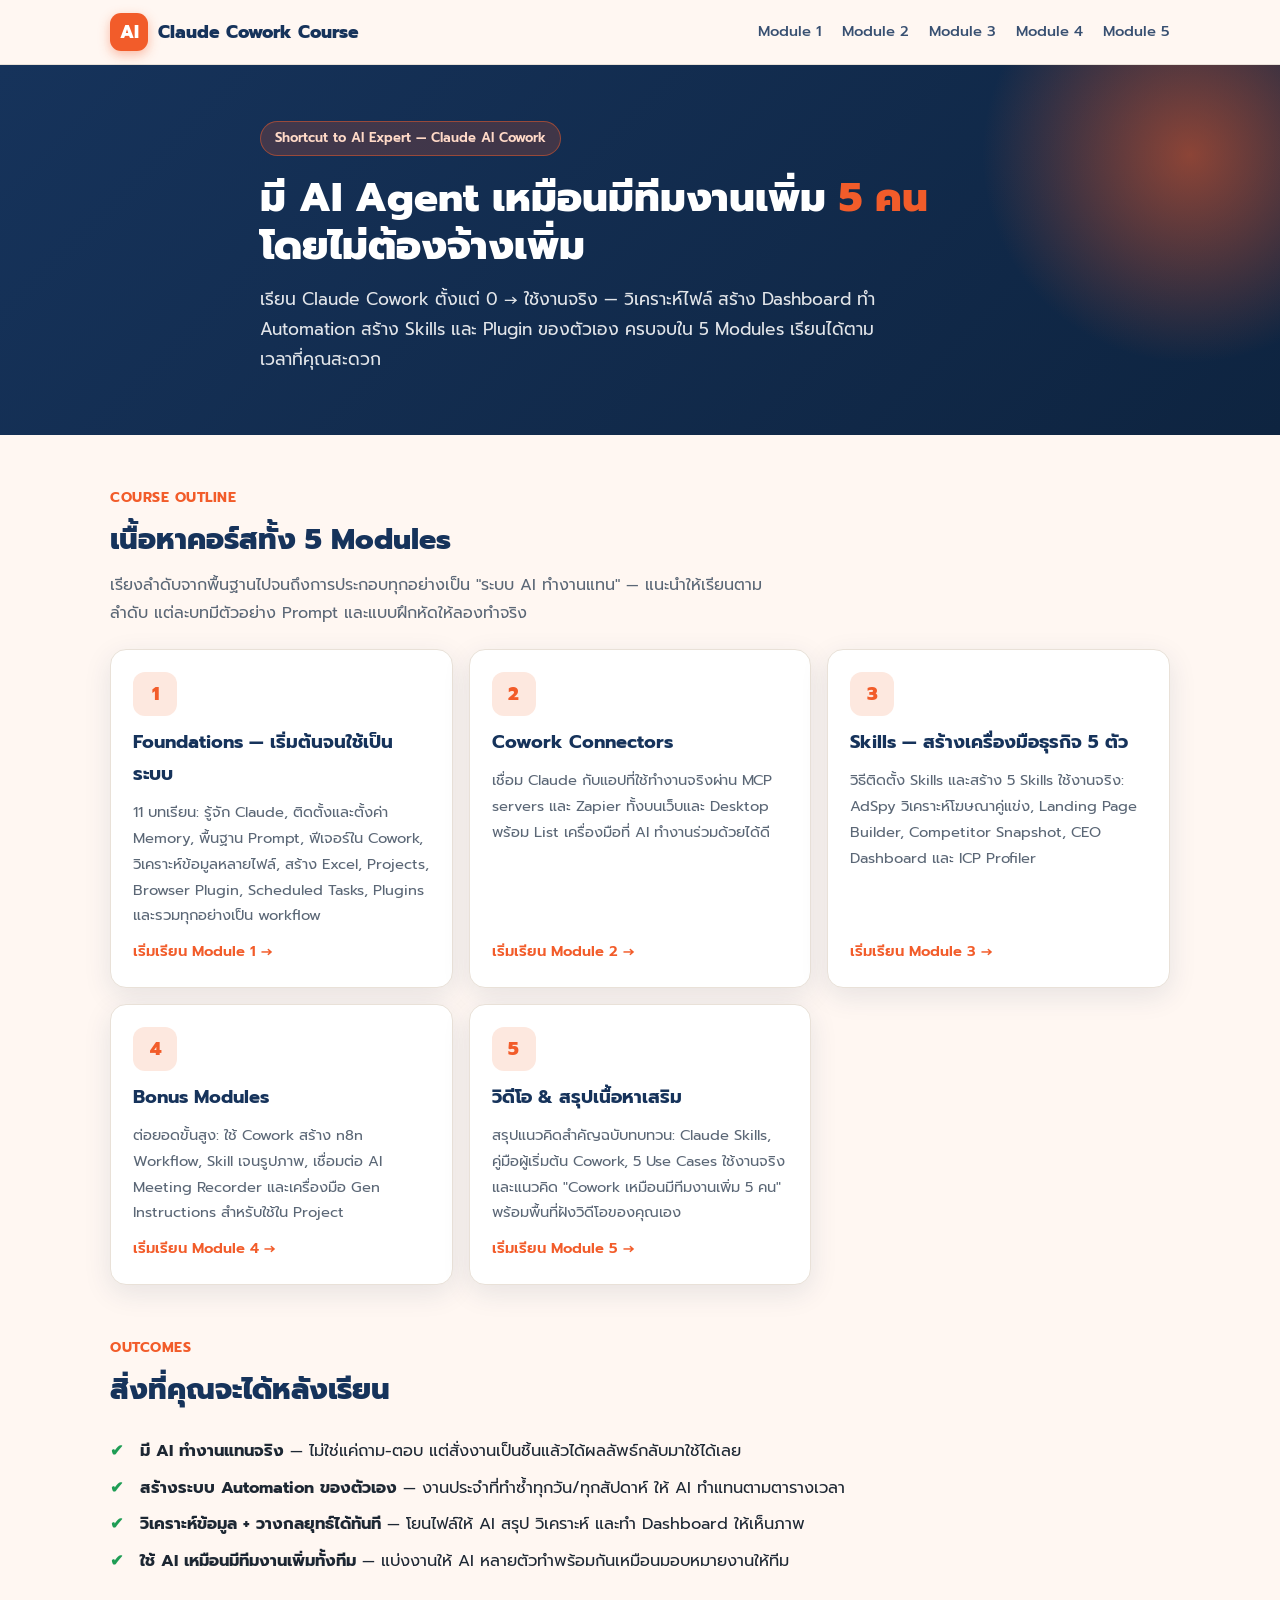
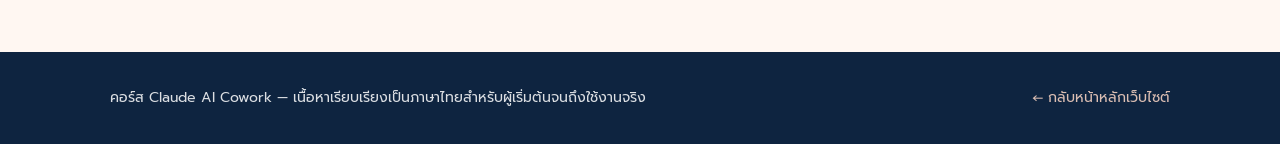
<file: course/index.html>
<!DOCTYPE html>
<html lang="th">
<head>
<meta charset="UTF-8">
<meta name="viewport" content="width=device-width, initial-scale=1.0">
<title>คอร์ส Claude AI Cowork — เรียนใช้ AI ทำงานแทนตั้งแต่ 0 จนใช้งานจริง</title>
<meta name="description" content="คอร์สเรียน Claude AI Cowork ภาษาไทย เริ่มจากศูนย์จนใช้งานจริง วิเคราะห์ไฟล์ สร้าง Dashboard ทำ Automation สร้าง Skills และ Plugin ครบทั้ง 5 Modules เรียนออนไลน์ตามเวลาที่สะดวก">
<link rel="icon" href="data:image/svg+xml,%3Csvg xmlns='http://www.w3.org/2000/svg' viewBox='0 0 64 64'%3E%3Crect width='64' height='64' rx='14' fill='%23F25C2A'/%3E%3Ctext x='32' y='44' font-size='34' font-family='sans-serif' font-weight='bold' fill='white' text-anchor='middle'%3EAI%3C/text%3E%3C/svg%3E">
<link rel="preconnect" href="https://fonts.googleapis.com">
<link rel="preconnect" href="https://fonts.gstatic.com" crossorigin>
<link href="https://fonts.googleapis.com/css2?family=Noto+Sans+Thai:wght@400;500;700;800&family=Prompt:wght@400;500;600;700;800&display=swap" rel="stylesheet">
<link rel="stylesheet" href="course.css">
</head>
<body>

<header class="nav">
  <div class="wrap nav-in">
    <a class="logo" href="index.html"><span class="mark">AI</span> Claude Cowork Course</a>
    <nav class="nav-links">
      <a href="module-1.html">Module 1</a>
      <a href="module-2.html">Module 2</a>
      <a href="module-3.html">Module 3</a>
      <a href="module-4.html">Module 4</a>
      <a href="module-5.html">Module 5</a>
    </nav>
  </div>
</header>

<div class="hero">
  <div class="wrap hero-in">
    <span class="kicker">Shortcut to AI Expert — Claude AI Cowork</span>
    <h1>มี AI Agent เหมือนมีทีมงานเพิ่ม <span>5 คน</span><br>โดยไม่ต้องจ้างเพิ่ม</h1>
    <p>เรียน Claude Cowork ตั้งแต่ 0 → ใช้งานจริง — วิเคราะห์ไฟล์ สร้าง Dashboard ทำ Automation สร้าง Skills และ Plugin ของตัวเอง ครบจบใน 5 Modules เรียนได้ตามเวลาที่คุณสะดวก</p>
  </div>
</div>

<section>
  <div class="wrap">
    <div class="sec-head">
      <span class="eyebrow">Course Outline</span>
      <h2>เนื้อหาคอร์สทั้ง 5 Modules</h2>
      <p>เรียงลำดับจากพื้นฐานไปจนถึงการประกอบทุกอย่างเป็น "ระบบ AI ทำงานแทน" — แนะนำให้เรียนตามลำดับ แต่ละบทมีตัวอย่าง Prompt และแบบฝึกหัดให้ลองทำจริง</p>
    </div>
    <div class="mod-grid">
      <a class="mod-card" href="module-1.html">
        <span class="num">1</span>
        <h3>Foundations — เริ่มต้นจนใช้เป็นระบบ</h3>
        <p>11 บทเรียน: รู้จัก Claude, ติดตั้งและตั้งค่า Memory, พื้นฐาน Prompt, ฟีเจอร์ใน Cowork, วิเคราะห์ข้อมูลหลายไฟล์, สร้าง Excel, Projects, Browser Plugin, Scheduled Tasks, Plugins และรวมทุกอย่างเป็น workflow</p>
        <span class="go">เริ่มเรียน Module 1 →</span>
      </a>
      <a class="mod-card" href="module-2.html">
        <span class="num">2</span>
        <h3>Cowork Connectors</h3>
        <p>เชื่อม Claude กับแอปที่ใช้ทำงานจริงผ่าน MCP servers และ Zapier ทั้งบนเว็บและ Desktop พร้อม List เครื่องมือที่ AI ทำงานร่วมด้วยได้ดี</p>
        <span class="go">เริ่มเรียน Module 2 →</span>
      </a>
      <a class="mod-card" href="module-3.html">
        <span class="num">3</span>
        <h3>Skills — สร้างเครื่องมือธุรกิจ 5 ตัว</h3>
        <p>วิธีติดตั้ง Skills และสร้าง 5 Skills ใช้งานจริง: AdSpy วิเคราะห์โฆษณาคู่แข่ง, Landing Page Builder, Competitor Snapshot, CEO Dashboard และ ICP Profiler</p>
        <span class="go">เริ่มเรียน Module 3 →</span>
      </a>
      <a class="mod-card" href="module-4.html">
        <span class="num">4</span>
        <h3>Bonus Modules</h3>
        <p>ต่อยอดขั้นสูง: ใช้ Cowork สร้าง n8n Workflow, Skill เจนรูปภาพ, เชื่อมต่อ AI Meeting Recorder และเครื่องมือ Gen Instructions สำหรับใช้ใน Project</p>
        <span class="go">เริ่มเรียน Module 4 →</span>
      </a>
      <a class="mod-card" href="module-5.html">
        <span class="num">5</span>
        <h3>วิดีโอ &amp; สรุปเนื้อหาเสริม</h3>
        <p>สรุปแนวคิดสำคัญฉบับทบทวน: Claude Skills, คู่มือผู้เริ่มต้น Cowork, 5 Use Cases ใช้งานจริง และแนวคิด "Cowork เหมือนมีทีมงานเพิ่ม 5 คน" พร้อมพื้นที่ฝังวิดีโอของคุณเอง</p>
        <span class="go">เริ่มเรียน Module 5 →</span>
      </a>
    </div>
  </div>
</section>

<section style="padding-top:0">
  <div class="wrap">
    <div class="sec-head">
      <span class="eyebrow">Outcomes</span>
      <h2>สิ่งที่คุณจะได้หลังเรียน</h2>
    </div>
    <ul class="checks" style="font-size:1.02rem">
      <li><strong>มี AI ทำงานแทนจริง</strong> — ไม่ใช่แค่ถาม-ตอบ แต่สั่งงานเป็นชิ้นแล้วได้ผลลัพธ์กลับมาใช้ได้เลย</li>
      <li><strong>สร้างระบบ Automation ของตัวเอง</strong> — งานประจำที่ทำซ้ำทุกวัน/ทุกสัปดาห์ ให้ AI ทำแทนตามตารางเวลา</li>
      <li><strong>วิเคราะห์ข้อมูล + วางกลยุทธ์ได้ทันที</strong> — โยนไฟล์ให้ AI สรุป วิเคราะห์ และทำ Dashboard ให้เห็นภาพ</li>
      <li><strong>ใช้ AI เหมือนมีทีมงานเพิ่มทั้งทีม</strong> — แบ่งงานให้ AI หลายตัวทำพร้อมกันเหมือนมอบหมายงานให้ทีม</li>
    </ul>
  </div>
</section>

<footer>
  <div class="wrap f-in">
    <div>คอร์ส Claude AI Cowork — เนื้อหาเรียบเรียงเป็นภาษาไทยสำหรับผู้เริ่มต้นจนถึงใช้งานจริง</div>
    <div><a href="../index.html">← กลับหน้าหลักเว็บไซต์</a></div>
  </div>
</footer>

</body>
</html>
</file>
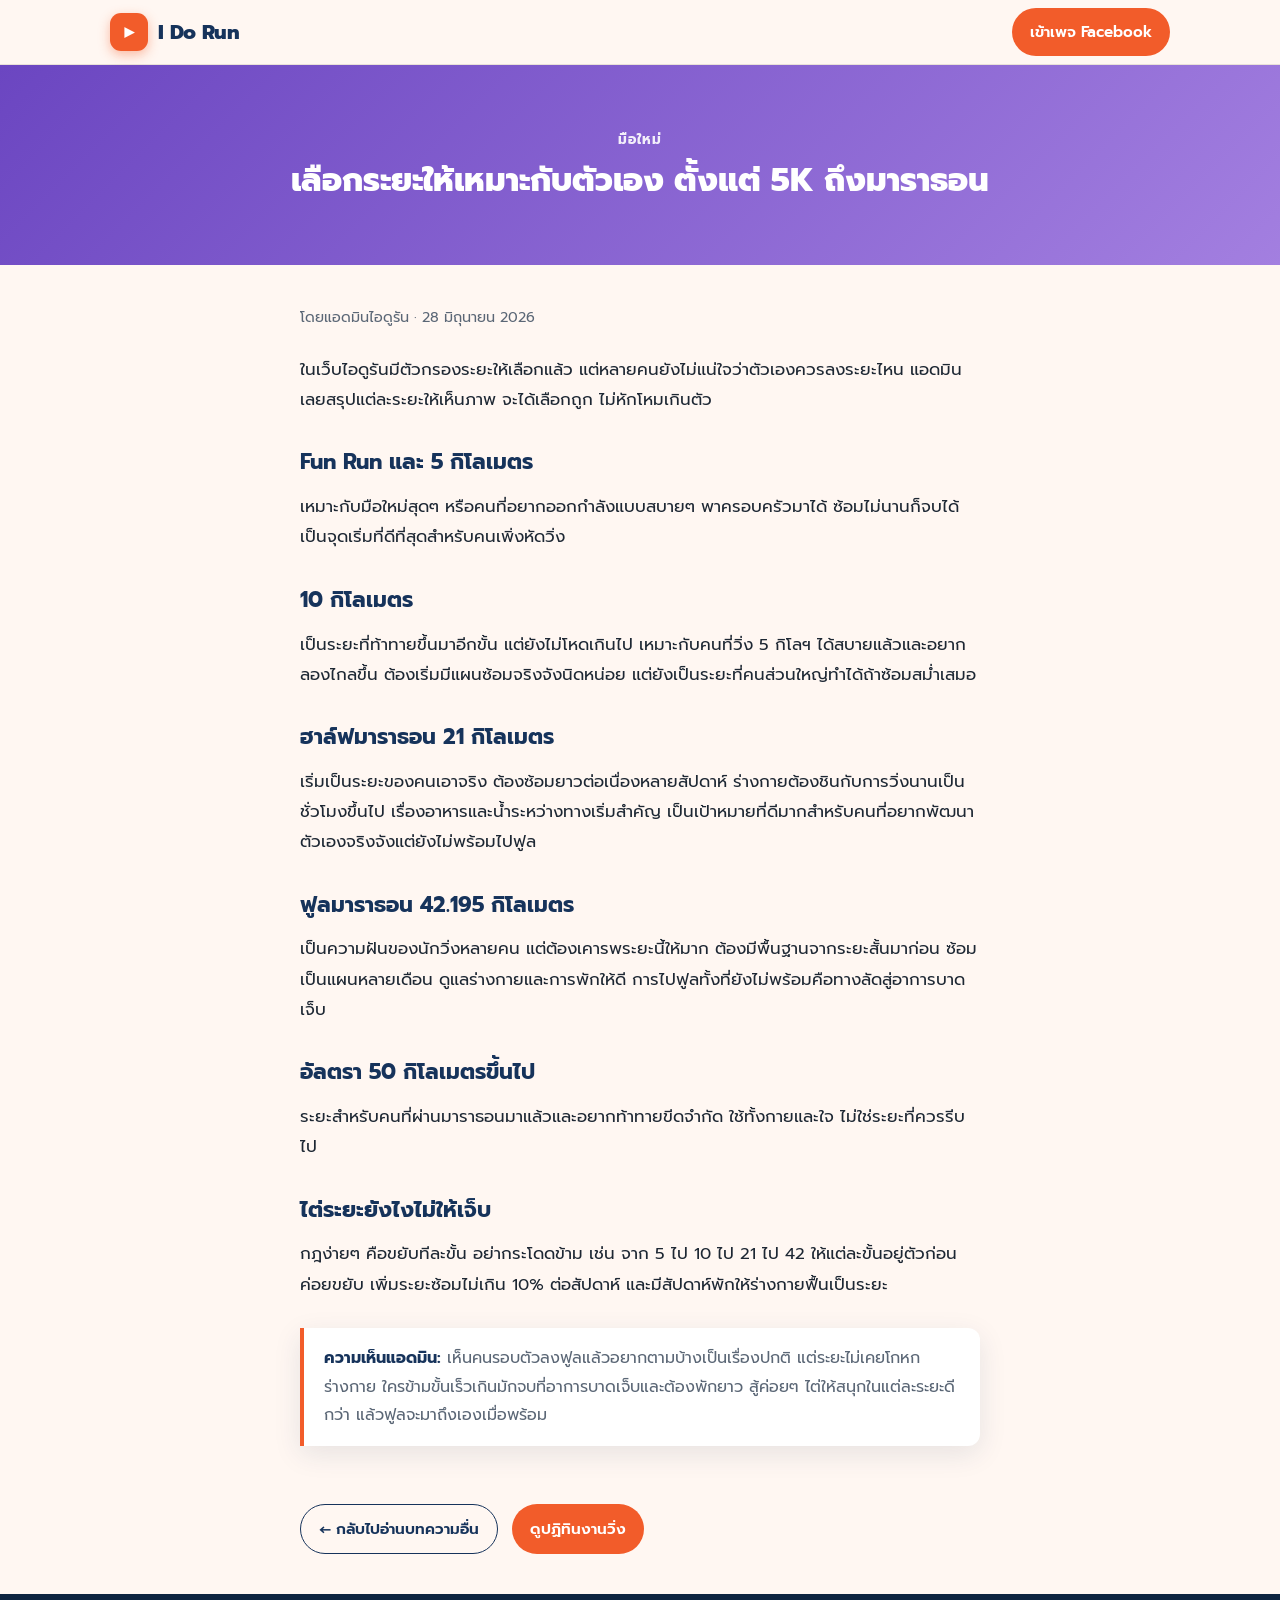
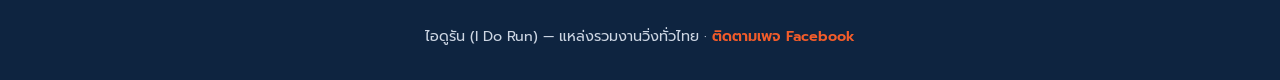
<file: blog-choose-distance.html>
<!DOCTYPE html>
<html lang="th">
<head>
<meta charset="UTF-8">
<meta name="viewport" content="width=device-width, initial-scale=1.0">
<title>เลือกระยะให้เหมาะกับตัวเอง ตั้งแต่ 5K ถึงมาราธอน | ไอดูรัน I Do Run</title>
<meta name="description" content="5K, 10K, ฮาล์ฟ, ฟูล แต่ละระยะเหมาะกับใคร และไต่ระยะยังไงไม่ให้เจ็บ แอดมินสรุปให้ครบ">
<link rel="canonical" href="https://idorunubon.github.io/blog-choose-distance.html">
<meta property="og:type" content="article">
<meta property="og:title" content="เลือกระยะให้เหมาะกับตัวเอง ตั้งแต่ 5K ถึงมาราธอน">
<meta property="og:description" content="5K, 10K, ฮาล์ฟ, ฟูล แต่ละระยะเหมาะกับใคร และไต่ระยะยังไงไม่ให้เจ็บ แอดมินสรุปให้ครบ">
<meta property="og:url" content="https://idorunubon.github.io/blog-choose-distance.html">
<script type="application/ld+json">{"@context":"https://schema.org","@type":"BlogPosting","headline":"เลือกระยะให้เหมาะกับตัวเอง ตั้งแต่ 5K ถึงมาราธอน","datePublished":"2026-06-28","author":{"@type":"Organization","name":"ไอดูรัน I Do Run"},"publisher":{"@type":"Organization","name":"ไอดูรัน I Do Run"},"mainEntityOfPage":"https://idorunubon.github.io/blog-choose-distance.html"}</script>
<link rel="preconnect" href="https://fonts.googleapis.com">
<link rel="preconnect" href="https://fonts.gstatic.com" crossorigin>
<link href="https://fonts.googleapis.com/css2?family=Noto+Sans+Thai:wght@400;500;700;800&family=Prompt:wght@400;500;600;700;800&display=swap" rel="stylesheet">
<style>
  :root{--orange:#F25C2A;--orange-dark:#d44a1c;--navy:#16335B;--navy-deep:#0e2440;--cream:#FFF7F2;--ink:#1d2733;--muted:#5b6776;--line:#e9e1d8;--shadow:0 8px 28px rgba(22,51,91,.10)}
  *{box-sizing:border-box;margin:0;padding:0}
  body{font-family:'Prompt','Noto Sans Thai',sans-serif;color:var(--ink);background:var(--cream);line-height:1.8;-webkit-font-smoothing:antialiased}
  a{color:inherit;text-decoration:none}
  header.nav{position:sticky;top:0;z-index:50;background:rgba(255,247,242,.95);backdrop-filter:blur(8px);border-bottom:1px solid var(--line)}
  .nav-in{max-width:1100px;margin:0 auto;padding:0 20px;display:flex;align-items:center;justify-content:space-between;height:64px}
  .logo{display:flex;align-items:center;gap:10px;font-weight:800;font-size:1.25rem;color:var(--navy)}
  .logo .mark{width:38px;height:38px;border-radius:11px;background:var(--orange);display:grid;place-items:center;color:#fff;font-size:1.2rem;box-shadow:0 4px 12px rgba(242,92,42,.4)}
  .btn{display:inline-flex;align-items:center;gap:8px;background:var(--orange);color:#fff;font-weight:600;padding:10px 18px;border-radius:30px;font-size:.95rem;border:none;cursor:pointer}
  .hero{height:200px;background:linear-gradient(135deg,#6b46c1,#a37fe0);display:grid;place-items:center;text-align:center;color:#fff;padding:0 20px}
  .hero .cat{font-size:.85rem;font-weight:700;letter-spacing:1px;text-transform:uppercase;opacity:.9;margin-bottom:8px}
  .hero h1{font-size:2rem;font-weight:800;line-height:1.3;max-width:760px}
  article{max-width:720px;margin:0 auto;padding:40px 20px 20px}
  .meta{color:var(--muted);font-size:.9rem;margin-bottom:24px}
  article h2{color:var(--navy);font-size:1.35rem;font-weight:700;margin:28px 0 10px}
  article p{margin-bottom:14px;font-size:1.05rem}
  .adminbox{background:#fff;border-left:4px solid var(--orange);border-radius:0 12px 12px 0;padding:16px 20px;margin:28px 0;box-shadow:var(--shadow);color:var(--muted);font-size:1rem}
  .adminbox b{color:var(--navy)}
  .backwrap{max-width:720px;margin:0 auto;padding:10px 20px 40px;display:flex;gap:14px;flex-wrap:wrap}
  .ghost{background:transparent;color:var(--navy);border:1.5px solid var(--navy)}
  footer{background:var(--navy-deep);color:#cdd6e3;text-align:center;padding:30px 20px;font-size:.9rem}
  footer a{color:var(--orange);font-weight:600}
</style>
</head>
<body>
<header class="nav"><div class="nav-in">
  <a href="/" class="logo"><span class="mark">▶</span> I Do Run</a>
  <a class="btn" href="https://www.facebook.com/ido.run.ubon/" target="_blank" rel="noopener">เข้าเพจ Facebook</a>
</div></header>
<div class="hero"><div><div class="cat">มือใหม่</div><h1>เลือกระยะให้เหมาะกับตัวเอง ตั้งแต่ 5K ถึงมาราธอน</h1></div></div>
<article>
  <div class="meta">โดยแอดมินไอดูรัน · 28 มิถุนายน 2026</div>
  <p>ในเว็บไอดูรันมีตัวกรองระยะให้เลือกแล้ว แต่หลายคนยังไม่แน่ใจว่าตัวเองควรลงระยะไหน แอดมินเลยสรุปแต่ละระยะให้เห็นภาพ จะได้เลือกถูก ไม่หักโหมเกินตัว</p>
<h2>Fun Run และ 5 กิโลเมตร</h2>
<p>เหมาะกับมือใหม่สุดๆ หรือคนที่อยากออกกำลังแบบสบายๆ พาครอบครัวมาได้ ซ้อมไม่นานก็จบได้ เป็นจุดเริ่มที่ดีที่สุดสำหรับคนเพิ่งหัดวิ่ง</p>
<h2>10 กิโลเมตร</h2>
<p>เป็นระยะที่ท้าทายขึ้นมาอีกขั้น แต่ยังไม่โหดเกินไป เหมาะกับคนที่วิ่ง 5 กิโลฯ ได้สบายแล้วและอยากลองไกลขึ้น ต้องเริ่มมีแผนซ้อมจริงจังนิดหน่อย แต่ยังเป็นระยะที่คนส่วนใหญ่ทำได้ถ้าซ้อมสม่ำเสมอ</p>
<h2>ฮาล์ฟมาราธอน 21 กิโลเมตร</h2>
<p>เริ่มเป็นระยะของคนเอาจริง ต้องซ้อมยาวต่อเนื่องหลายสัปดาห์ ร่างกายต้องชินกับการวิ่งนานเป็นชั่วโมงขึ้นไป เรื่องอาหารและน้ำระหว่างทางเริ่มสำคัญ เป็นเป้าหมายที่ดีมากสำหรับคนที่อยากพัฒนาตัวเองจริงจังแต่ยังไม่พร้อมไปฟูล</p>
<h2>ฟูลมาราธอน 42.195 กิโลเมตร</h2>
<p>เป็นความฝันของนักวิ่งหลายคน แต่ต้องเคารพระยะนี้ให้มาก ต้องมีพื้นฐานจากระยะสั้นมาก่อน ซ้อมเป็นแผนหลายเดือน ดูแลร่างกายและการพักให้ดี การไปฟูลทั้งที่ยังไม่พร้อมคือทางลัดสู่อาการบาดเจ็บ</p>
<h2>อัลตรา 50 กิโลเมตรขึ้นไป</h2>
<p>ระยะสำหรับคนที่ผ่านมาราธอนมาแล้วและอยากท้าทายขีดจำกัด ใช้ทั้งกายและใจ ไม่ใช่ระยะที่ควรรีบไป</p>
<h2>ไต่ระยะยังไงไม่ให้เจ็บ</h2>
<p>กฎง่ายๆ คือขยับทีละขั้น อย่ากระโดดข้าม เช่น จาก 5 ไป 10 ไป 21 ไป 42 ให้แต่ละขั้นอยู่ตัวก่อนค่อยขยับ เพิ่มระยะซ้อมไม่เกิน 10% ต่อสัปดาห์ และมีสัปดาห์พักให้ร่างกายฟื้นเป็นระยะ</p>
<div class="adminbox"><b>ความเห็นแอดมิน:</b> เห็นคนรอบตัวลงฟูลแล้วอยากตามบ้างเป็นเรื่องปกติ แต่ระยะไม่เคยโกหกร่างกาย ใครข้ามขั้นเร็วเกินมักจบที่อาการบาดเจ็บและต้องพักยาว สู้ค่อยๆ ไต่ให้สนุกในแต่ละระยะดีกว่า แล้วฟูลจะมาถึงเองเมื่อพร้อม</div>
</article>
<div class="backwrap">
  <a class="btn ghost" href="/#blog">← กลับไปอ่านบทความอื่น</a>
  <a class="btn" href="/#events">ดูปฏิทินงานวิ่ง</a>
</div>
<footer>ไอดูรัน (I Do Run) — แหล่งรวมงานวิ่งทั่วไทย · <a href="https://www.facebook.com/ido.run.ubon/" target="_blank" rel="noopener">ติดตามเพจ Facebook</a></footer>
</body>
</html>
</file>
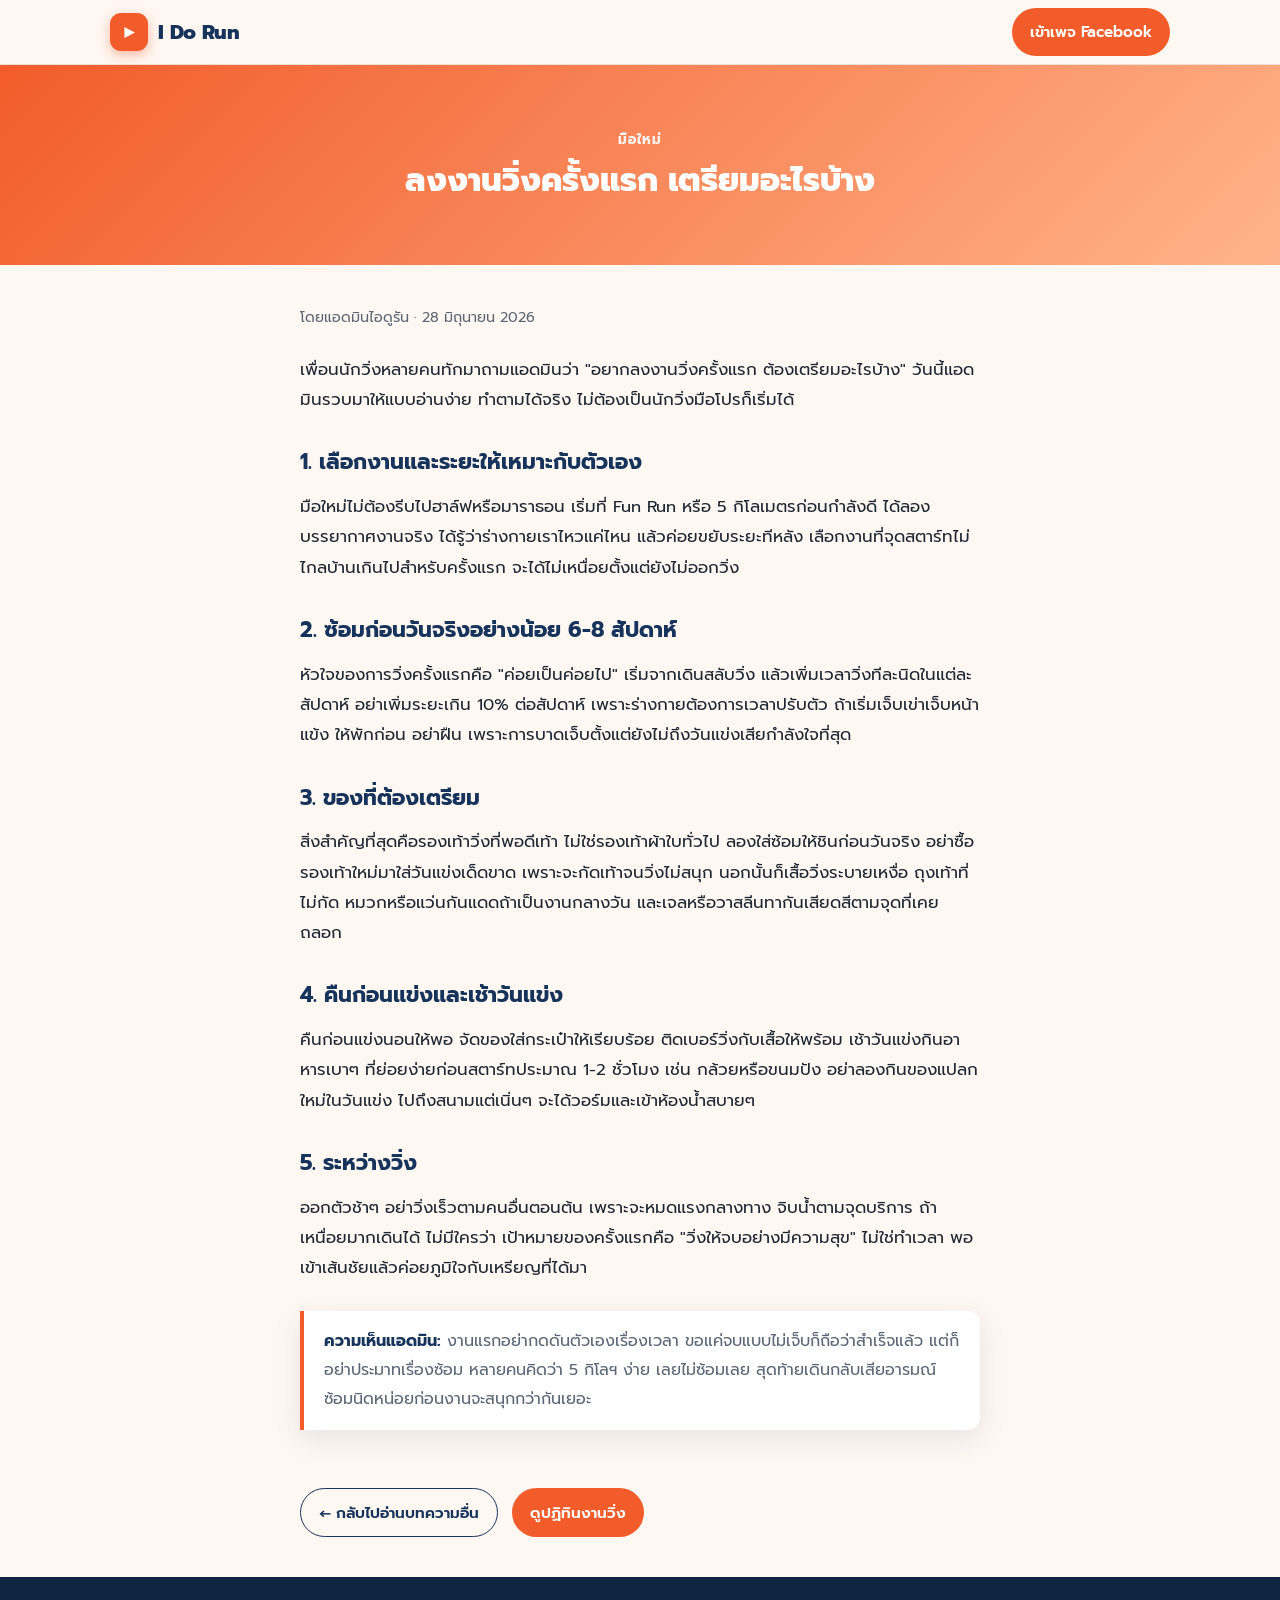
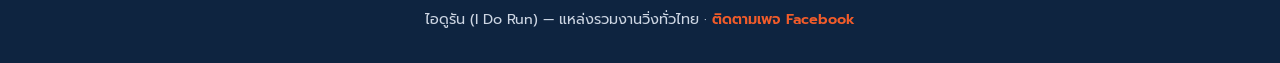
<file: blog-first-race-prep.html>
<!DOCTYPE html>
<html lang="th">
<head>
<meta charset="UTF-8">
<meta name="viewport" content="width=device-width, initial-scale=1.0">
<title>ลงงานวิ่งครั้งแรก เตรียมอะไรบ้าง | ไอดูรัน I Do Run</title>
<meta name="description" content="ตั้งแต่เลือกงานให้เหมาะ ซ้อมยังไงไม่ให้เจ็บ จนถึงของที่ต้องเตรียมในวันแข่ง แอดมินรวบมาให้ครบในที่เดียว">
<link rel="canonical" href="https://idorunubon.github.io/blog-first-race-prep.html">
<meta property="og:type" content="article">
<meta property="og:title" content="ลงงานวิ่งครั้งแรก เตรียมอะไรบ้าง">
<meta property="og:description" content="ตั้งแต่เลือกงานให้เหมาะ ซ้อมยังไงไม่ให้เจ็บ จนถึงของที่ต้องเตรียมในวันแข่ง แอดมินรวบมาให้ครบในที่เดียว">
<meta property="og:url" content="https://idorunubon.github.io/blog-first-race-prep.html">
<script type="application/ld+json">{"@context":"https://schema.org","@type":"BlogPosting","headline":"ลงงานวิ่งครั้งแรก เตรียมอะไรบ้าง","datePublished":"2026-06-28","author":{"@type":"Organization","name":"ไอดูรัน I Do Run"},"publisher":{"@type":"Organization","name":"ไอดูรัน I Do Run"},"mainEntityOfPage":"https://idorunubon.github.io/blog-first-race-prep.html"}</script>
<link rel="preconnect" href="https://fonts.googleapis.com">
<link rel="preconnect" href="https://fonts.gstatic.com" crossorigin>
<link href="https://fonts.googleapis.com/css2?family=Noto+Sans+Thai:wght@400;500;700;800&family=Prompt:wght@400;500;600;700;800&display=swap" rel="stylesheet">
<style>
  :root{--orange:#F25C2A;--orange-dark:#d44a1c;--navy:#16335B;--navy-deep:#0e2440;--cream:#FFF7F2;--ink:#1d2733;--muted:#5b6776;--line:#e9e1d8;--shadow:0 8px 28px rgba(22,51,91,.10)}
  *{box-sizing:border-box;margin:0;padding:0}
  body{font-family:'Prompt','Noto Sans Thai',sans-serif;color:var(--ink);background:var(--cream);line-height:1.8;-webkit-font-smoothing:antialiased}
  a{color:inherit;text-decoration:none}
  header.nav{position:sticky;top:0;z-index:50;background:rgba(255,247,242,.95);backdrop-filter:blur(8px);border-bottom:1px solid var(--line)}
  .nav-in{max-width:1100px;margin:0 auto;padding:0 20px;display:flex;align-items:center;justify-content:space-between;height:64px}
  .logo{display:flex;align-items:center;gap:10px;font-weight:800;font-size:1.25rem;color:var(--navy)}
  .logo .mark{width:38px;height:38px;border-radius:11px;background:var(--orange);display:grid;place-items:center;color:#fff;font-size:1.2rem;box-shadow:0 4px 12px rgba(242,92,42,.4)}
  .btn{display:inline-flex;align-items:center;gap:8px;background:var(--orange);color:#fff;font-weight:600;padding:10px 18px;border-radius:30px;font-size:.95rem;border:none;cursor:pointer}
  .hero{height:200px;background:linear-gradient(135deg,#F25C2A,#ffb38a);display:grid;place-items:center;text-align:center;color:#fff;padding:0 20px}
  .hero .cat{font-size:.85rem;font-weight:700;letter-spacing:1px;text-transform:uppercase;opacity:.9;margin-bottom:8px}
  .hero h1{font-size:2rem;font-weight:800;line-height:1.3;max-width:760px}
  article{max-width:720px;margin:0 auto;padding:40px 20px 20px}
  .meta{color:var(--muted);font-size:.9rem;margin-bottom:24px}
  article h2{color:var(--navy);font-size:1.35rem;font-weight:700;margin:28px 0 10px}
  article p{margin-bottom:14px;font-size:1.05rem}
  .adminbox{background:#fff;border-left:4px solid var(--orange);border-radius:0 12px 12px 0;padding:16px 20px;margin:28px 0;box-shadow:var(--shadow);color:var(--muted);font-size:1rem}
  .adminbox b{color:var(--navy)}
  .backwrap{max-width:720px;margin:0 auto;padding:10px 20px 40px;display:flex;gap:14px;flex-wrap:wrap}
  .ghost{background:transparent;color:var(--navy);border:1.5px solid var(--navy)}
  footer{background:var(--navy-deep);color:#cdd6e3;text-align:center;padding:30px 20px;font-size:.9rem}
  footer a{color:var(--orange);font-weight:600}
</style>
</head>
<body>
<header class="nav"><div class="nav-in">
  <a href="/" class="logo"><span class="mark">▶</span> I Do Run</a>
  <a class="btn" href="https://www.facebook.com/ido.run.ubon/" target="_blank" rel="noopener">เข้าเพจ Facebook</a>
</div></header>
<div class="hero"><div><div class="cat">มือใหม่</div><h1>ลงงานวิ่งครั้งแรก เตรียมอะไรบ้าง</h1></div></div>
<article>
  <div class="meta">โดยแอดมินไอดูรัน · 28 มิถุนายน 2026</div>
  <p>เพื่อนนักวิ่งหลายคนทักมาถามแอดมินว่า "อยากลงงานวิ่งครั้งแรก ต้องเตรียมอะไรบ้าง" วันนี้แอดมินรวบมาให้แบบอ่านง่าย ทำตามได้จริง ไม่ต้องเป็นนักวิ่งมือโปรก็เริ่มได้</p>
<h2>1. เลือกงานและระยะให้เหมาะกับตัวเอง</h2>
<p>มือใหม่ไม่ต้องรีบไปฮาล์ฟหรือมาราธอน เริ่มที่ Fun Run หรือ 5 กิโลเมตรก่อนกำลังดี ได้ลองบรรยากาศงานจริง ได้รู้ว่าร่างกายเราไหวแค่ไหน แล้วค่อยขยับระยะทีหลัง เลือกงานที่จุดสตาร์ทไม่ไกลบ้านเกินไปสำหรับครั้งแรก จะได้ไม่เหนื่อยตั้งแต่ยังไม่ออกวิ่ง</p>
<h2>2. ซ้อมก่อนวันจริงอย่างน้อย 6-8 สัปดาห์</h2>
<p>หัวใจของการวิ่งครั้งแรกคือ "ค่อยเป็นค่อยไป" เริ่มจากเดินสลับวิ่ง แล้วเพิ่มเวลาวิ่งทีละนิดในแต่ละสัปดาห์ อย่าเพิ่มระยะเกิน 10% ต่อสัปดาห์ เพราะร่างกายต้องการเวลาปรับตัว ถ้าเริ่มเจ็บเข่าเจ็บหน้าแข้ง ให้พักก่อน อย่าฝืน เพราะการบาดเจ็บตั้งแต่ยังไม่ถึงวันแข่งเสียกำลังใจที่สุด</p>
<h2>3. ของที่ต้องเตรียม</h2>
<p>สิ่งสำคัญที่สุดคือรองเท้าวิ่งที่พอดีเท้า ไม่ใช่รองเท้าผ้าใบทั่วไป ลองใส่ซ้อมให้ชินก่อนวันจริง อย่าซื้อรองเท้าใหม่มาใส่วันแข่งเด็ดขาด เพราะจะกัดเท้าจนวิ่งไม่สนุก นอกนั้นก็เสื้อวิ่งระบายเหงื่อ ถุงเท้าที่ไม่กัด หมวกหรือแว่นกันแดดถ้าเป็นงานกลางวัน และเจลหรือวาสลีนทากันเสียดสีตามจุดที่เคยถลอก</p>
<h2>4. คืนก่อนแข่งและเช้าวันแข่ง</h2>
<p>คืนก่อนแข่งนอนให้พอ จัดของใส่กระเป๋าให้เรียบร้อย ติดเบอร์วิ่งกับเสื้อให้พร้อม เช้าวันแข่งกินอาหารเบาๆ ที่ย่อยง่ายก่อนสตาร์ทประมาณ 1-2 ชั่วโมง เช่น กล้วยหรือขนมปัง อย่าลองกินของแปลกใหม่ในวันแข่ง ไปถึงสนามแต่เนิ่นๆ จะได้วอร์มและเข้าห้องน้ำสบายๆ</p>
<h2>5. ระหว่างวิ่ง</h2>
<p>ออกตัวช้าๆ อย่าวิ่งเร็วตามคนอื่นตอนต้น เพราะจะหมดแรงกลางทาง จิบน้ำตามจุดบริการ ถ้าเหนื่อยมากเดินได้ ไม่มีใครว่า เป้าหมายของครั้งแรกคือ "วิ่งให้จบอย่างมีความสุข" ไม่ใช่ทำเวลา พอเข้าเส้นชัยแล้วค่อยภูมิใจกับเหรียญที่ได้มา</p>
<div class="adminbox"><b>ความเห็นแอดมิน:</b> งานแรกอย่ากดดันตัวเองเรื่องเวลา ขอแค่จบแบบไม่เจ็บก็ถือว่าสำเร็จแล้ว แต่ก็อย่าประมาทเรื่องซ้อม หลายคนคิดว่า 5 กิโลฯ ง่าย เลยไม่ซ้อมเลย สุดท้ายเดินกลับเสียอารมณ์ ซ้อมนิดหน่อยก่อนงานจะสนุกกว่ากันเยอะ</div>
</article>
<div class="backwrap">
  <a class="btn ghost" href="/#blog">← กลับไปอ่านบทความอื่น</a>
  <a class="btn" href="/#events">ดูปฏิทินงานวิ่ง</a>
</div>
<footer>ไอดูรัน (I Do Run) — แหล่งรวมงานวิ่งทั่วไทย · <a href="https://www.facebook.com/ido.run.ubon/" target="_blank" rel="noopener">ติดตามเพจ Facebook</a></footer>
</body>
</html>
</file>
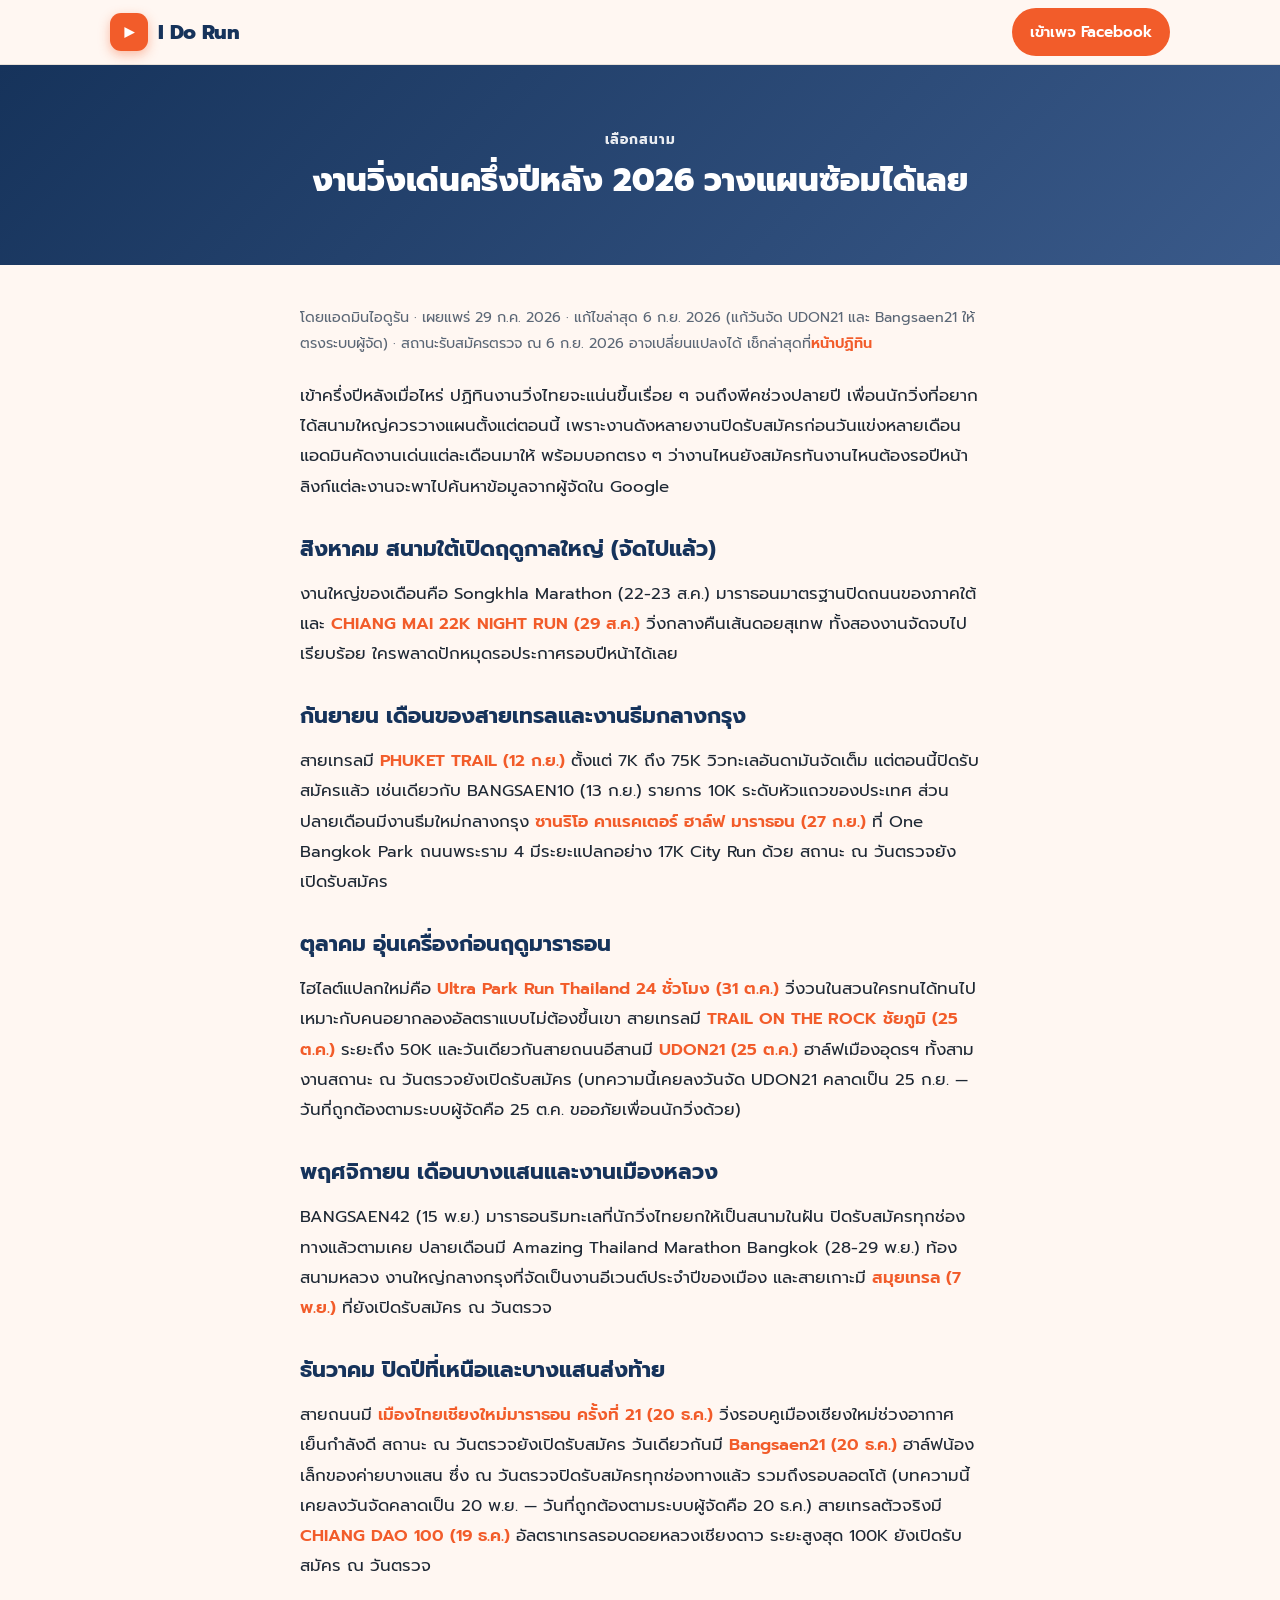
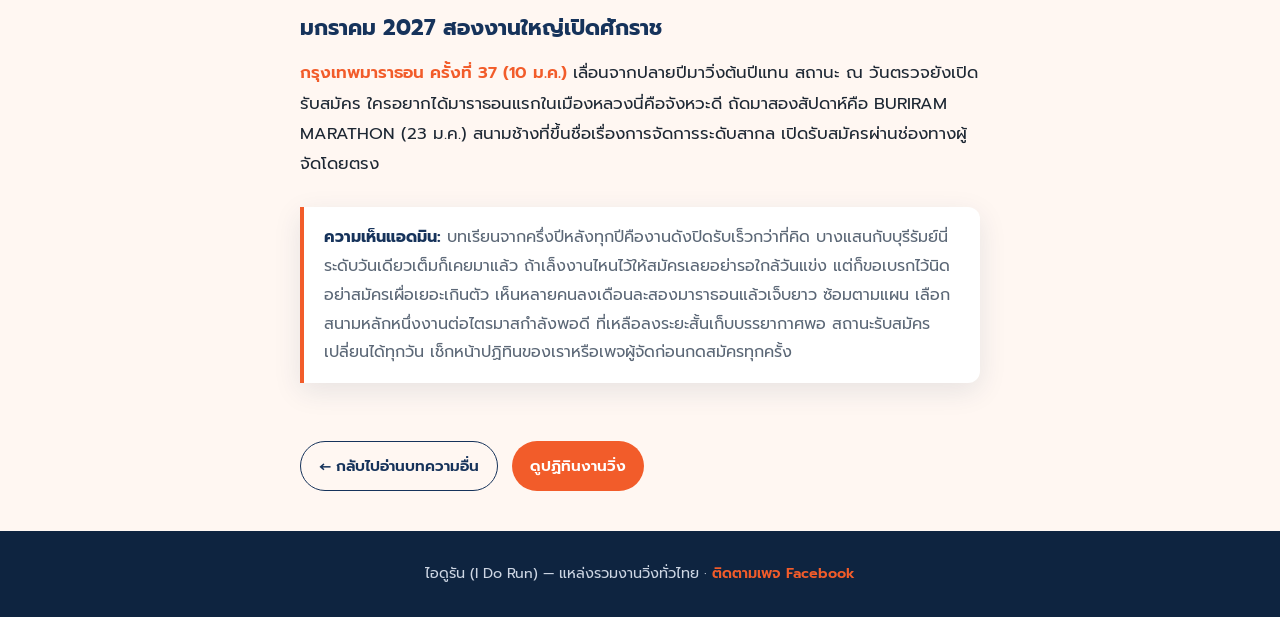
<file: blog-h2-2026-highlight-races.html>
<!DOCTYPE html>
<html lang="th">
<head>
<meta charset="UTF-8">
<meta name="viewport" content="width=device-width, initial-scale=1.0">
<title>งานวิ่งเด่นครึ่งปีหลัง 2026 วางแผนซ้อมได้เลย | ไอดูรัน I Do Run</title>
<meta name="description" content="ส.ค.ถึง ม.ค. มีสนามใหญ่เรียงคิวทุกเดือน ตั้งแต่บางแสน เชียงใหม่มาราธอน เชียงดาว 100 ถึงกรุงเทพมาราธอน แอดมินคัดงานเด่นมาให้พร้อมสถานะรับสมัครจริง">
<link rel="canonical" href="https://idorunubon.github.io/blog-h2-2026-highlight-races.html">
<meta property="og:type" content="article">
<meta property="og:title" content="งานวิ่งเด่นครึ่งปีหลัง 2026 วางแผนซ้อมได้เลย">
<meta property="og:description" content="ส.ค.ถึง ม.ค. มีสนามใหญ่เรียงคิวทุกเดือน แอดมินคัดงานเด่นมาให้พร้อมสถานะรับสมัครจริง">
<meta property="og:url" content="https://idorunubon.github.io/blog-h2-2026-highlight-races.html">
<meta property="og:image" content="https://idorunubon.github.io/og-image.png">
<script type="application/ld+json">{"@context":"https://schema.org","@type":"BlogPosting","headline":"งานวิ่งเด่นครึ่งปีหลัง 2026 วางแผนซ้อมได้เลย","datePublished":"2026-07-29","dateModified":"2026-09-06","author":{"@type":"Organization","name":"ไอดูรัน I Do Run"},"publisher":{"@type":"Organization","name":"ไอดูรัน I Do Run"},"mainEntityOfPage":"https://idorunubon.github.io/blog-h2-2026-highlight-races.html"}</script>
<link rel="preconnect" href="https://fonts.googleapis.com">
<link rel="preconnect" href="https://fonts.gstatic.com" crossorigin>
<link href="https://fonts.googleapis.com/css2?family=Noto+Sans+Thai:wght@400;500;700;800&family=Prompt:wght@400;500;600;700;800&display=swap" rel="stylesheet">
<link rel="icon" href="data:image/svg+xml,%3Csvg xmlns='http://www.w3.org/2000/svg' viewBox='0 0 64 64'%3E%3Crect width='64' height='64' rx='14' fill='%23F25C2A'/%3E%3Cpath d='M24 18v28l24-14z' fill='white'/%3E%3C/svg%3E">
<style>
  :root{--orange:#F25C2A;--orange-dark:#d44a1c;--navy:#16335B;--navy-deep:#0e2440;--cream:#FFF7F2;--ink:#1d2733;--muted:#5b6776;--line:#e9e1d8;--shadow:0 8px 28px rgba(22,51,91,.10)}
  *{box-sizing:border-box;margin:0;padding:0}
  body{font-family:'Prompt','Noto Sans Thai',sans-serif;color:var(--ink);background:var(--cream);line-height:1.8;-webkit-font-smoothing:antialiased}
  a{color:inherit;text-decoration:none}
  header.nav{position:sticky;top:0;z-index:50;background:rgba(255,247,242,.95);backdrop-filter:blur(8px);border-bottom:1px solid var(--line)}
  .nav-in{max-width:1100px;margin:0 auto;padding:0 20px;display:flex;align-items:center;justify-content:space-between;height:64px}
  .logo{display:flex;align-items:center;gap:10px;font-weight:800;font-size:1.25rem;color:var(--navy)}
  .logo .mark{width:38px;height:38px;border-radius:11px;background:var(--orange);display:grid;place-items:center;color:#fff;font-size:1.2rem;box-shadow:0 4px 12px rgba(242,92,42,.4)}
  .btn{display:inline-flex;align-items:center;gap:8px;background:var(--orange);color:#fff;font-weight:600;padding:10px 18px;border-radius:30px;font-size:.95rem;border:none;cursor:pointer}
  .hero{height:200px;background:linear-gradient(135deg,#16335B,#3a5a8a);display:grid;place-items:center;text-align:center;color:#fff;padding:0 20px}
  .hero .cat{font-size:.85rem;font-weight:700;letter-spacing:1px;text-transform:uppercase;opacity:.9;margin-bottom:8px}
  .hero h1{font-size:2rem;font-weight:800;line-height:1.3;max-width:760px}
  article{max-width:720px;margin:0 auto;padding:40px 20px 20px}
  .meta{color:var(--muted);font-size:.9rem;margin-bottom:24px}
  article h2{color:var(--navy);font-size:1.35rem;font-weight:700;margin:28px 0 10px}
  article p{margin-bottom:14px;font-size:1.05rem}
  article a{color:var(--orange);font-weight:600}
  .adminbox{background:#fff;border-left:4px solid var(--orange);border-radius:0 12px 12px 0;padding:16px 20px;margin:28px 0;box-shadow:var(--shadow);color:var(--muted);font-size:1rem}
  .adminbox b{color:var(--navy)}
  .backwrap{max-width:720px;margin:0 auto;padding:10px 20px 40px;display:flex;gap:14px;flex-wrap:wrap}
  .ghost{background:transparent;color:var(--navy);border:1.5px solid var(--navy)}
  footer{background:var(--navy-deep);color:#cdd6e3;text-align:center;padding:30px 20px;font-size:.9rem}
  footer a{color:var(--orange);font-weight:600}
</style>
</head>
<body>
<header class="nav"><div class="nav-in">
  <a href="/" class="logo"><span class="mark">▶</span> I Do Run</a>
  <a class="btn" href="https://www.facebook.com/ido.run.ubon/" target="_blank" rel="noopener">เข้าเพจ Facebook</a>
</div></header>
<div class="hero"><div><div class="cat">เลือกสนาม</div><h1>งานวิ่งเด่นครึ่งปีหลัง 2026 วางแผนซ้อมได้เลย</h1></div></div>
<article>
  <div class="meta">โดยแอดมินไอดูรัน · เผยแพร่ 29 ก.ค. 2026 · แก้ไขล่าสุด 6 ก.ย. 2026 (แก้วันจัด UDON21 และ Bangsaen21 ให้ตรงระบบผู้จัด) · สถานะรับสมัครตรวจ ณ 6 ก.ย. 2026 อาจเปลี่ยนแปลงได้ เช็กล่าสุดที่<a href="/#events">หน้าปฏิทิน</a></div>
  <p>เข้าครึ่งปีหลังเมื่อไหร่ ปฏิทินงานวิ่งไทยจะแน่นขึ้นเรื่อย ๆ จนถึงพีคช่วงปลายปี เพื่อนนักวิ่งที่อยากได้สนามใหญ่ควรวางแผนตั้งแต่ตอนนี้ เพราะงานดังหลายงานปิดรับสมัครก่อนวันแข่งหลายเดือน แอดมินคัดงานเด่นแต่ละเดือนมาให้ พร้อมบอกตรง ๆ ว่างานไหนยังสมัครทันงานไหนต้องรอปีหน้า ลิงก์แต่ละงานจะพาไปค้นหาข้อมูลจากผู้จัดใน Google</p>
<h2>สิงหาคม สนามใต้เปิดฤดูกาลใหญ่ (จัดไปแล้ว)</h2>
<p>งานใหญ่ของเดือนคือ Songkhla Marathon (22-23 ส.ค.) มาราธอนมาตรฐานปิดถนนของภาคใต้ และ <a href="https://www.google.com/search?q=CHIANG%20MAI%2022K%20NIGHT%20RUN%202026%20%E0%B8%87%E0%B8%B2%E0%B8%99%E0%B8%A7%E0%B8%B4%E0%B9%88%E0%B8%87%20%E0%B8%9C%E0%B8%B9%E0%B9%89%E0%B8%88%E0%B8%B1%E0%B8%94%20%E0%B8%9C%E0%B8%A5%E0%B8%81%E0%B8%B2%E0%B8%A3%E0%B9%81%E0%B8%82%E0%B9%88%E0%B8%87" target="_blank" rel="noopener">CHIANG MAI 22K NIGHT RUN (29 ส.ค.)</a> วิ่งกลางคืนเส้นดอยสุเทพ ทั้งสองงานจัดจบไปเรียบร้อย ใครพลาดปักหมุดรอประกาศรอบปีหน้าได้เลย</p>
<h2>กันยายน เดือนของสายเทรลและงานธีมกลางกรุง</h2>
<p>สายเทรลมี <a href="https://www.google.com/search?q=PHUKET%20TRAIL%202026%20%E0%B8%87%E0%B8%B2%E0%B8%99%E0%B8%A7%E0%B8%B4%E0%B9%88%E0%B8%87%20%E0%B8%9C%E0%B8%B9%E0%B9%89%E0%B8%88%E0%B8%B1%E0%B8%94%20%E0%B8%AA%E0%B8%A1%E0%B8%B1%E0%B8%84%E0%B8%A3" target="_blank" rel="noopener">PHUKET TRAIL (12 ก.ย.)</a> ตั้งแต่ 7K ถึง 75K วิวทะเลอันดามันจัดเต็ม แต่ตอนนี้ปิดรับสมัครแล้ว เช่นเดียวกับ BANGSAEN10 (13 ก.ย.) รายการ 10K ระดับหัวแถวของประเทศ ส่วนปลายเดือนมีงานธีมใหม่กลางกรุง <a href="https://www.google.com/search?q=Sanrio%20Characters%20Half%20Marathon%202026%20One%20Bangkok%20%E0%B8%87%E0%B8%B2%E0%B8%99%E0%B8%A7%E0%B8%B4%E0%B9%88%E0%B8%87%20%E0%B8%AA%E0%B8%A1%E0%B8%B1%E0%B8%84%E0%B8%A3" target="_blank" rel="noopener">ซานริโอ คาแรคเตอร์ ฮาล์ฟ มาราธอน (27 ก.ย.)</a> ที่ One Bangkok Park ถนนพระราม 4 มีระยะแปลกอย่าง 17K City Run ด้วย สถานะ ณ วันตรวจยังเปิดรับสมัคร</p>
<h2>ตุลาคม อุ่นเครื่องก่อนฤดูมาราธอน</h2>
<p>ไฮไลต์แปลกใหม่คือ <a href="https://www.google.com/search?q=Ultra%20Park%20Run%20Thailand%2024H%20Bangkok%202026%20%E0%B8%87%E0%B8%B2%E0%B8%99%E0%B8%A7%E0%B8%B4%E0%B9%88%E0%B8%87%20%E0%B8%9C%E0%B8%B9%E0%B9%89%E0%B8%88%E0%B8%B1%E0%B8%94%20%E0%B8%AA%E0%B8%A1%E0%B8%B1%E0%B8%84%E0%B8%A3" target="_blank" rel="noopener">Ultra Park Run Thailand 24 ชั่วโมง (31 ต.ค.)</a> วิ่งวนในสวนใครทนได้ทนไป เหมาะกับคนอยากลองอัลตราแบบไม่ต้องขึ้นเขา สายเทรลมี <a href="https://www.google.com/search?q=TRAIL%20ON%20THE%20ROCK%202026%20%E0%B8%8A%E0%B8%B1%E0%B8%A2%E0%B8%A0%E0%B8%B9%E0%B8%A1%E0%B8%B4%20%E0%B8%87%E0%B8%B2%E0%B8%99%E0%B8%A7%E0%B8%B4%E0%B9%88%E0%B8%87%20%E0%B8%AA%E0%B8%A1%E0%B8%B1%E0%B8%84%E0%B8%A3" target="_blank" rel="noopener">TRAIL ON THE ROCK ชัยภูมิ (25 ต.ค.)</a> ระยะถึง 50K และวันเดียวกันสายถนนอีสานมี <a href="https://www.google.com/search?q=UDON21%202026%20%E0%B8%87%E0%B8%B2%E0%B8%99%E0%B8%A7%E0%B8%B4%E0%B9%88%E0%B8%87%20%E0%B8%9C%E0%B8%B9%E0%B9%89%E0%B8%88%E0%B8%B1%E0%B8%94%20%E0%B8%AA%E0%B8%A1%E0%B8%B1%E0%B8%84%E0%B8%A3" target="_blank" rel="noopener">UDON21 (25 ต.ค.)</a> ฮาล์ฟเมืองอุดรฯ ทั้งสามงานสถานะ ณ วันตรวจยังเปิดรับสมัคร (บทความนี้เคยลงวันจัด UDON21 คลาดเป็น 25 ก.ย. — วันที่ถูกต้องตามระบบผู้จัดคือ 25 ต.ค. ขออภัยเพื่อนนักวิ่งด้วย)</p>
<h2>พฤศจิกายน เดือนบางแสนและงานเมืองหลวง</h2>
<p>BANGSAEN42 (15 พ.ย.) มาราธอนริมทะเลที่นักวิ่งไทยยกให้เป็นสนามในฝัน ปิดรับสมัครทุกช่องทางแล้วตามเคย ปลายเดือนมี Amazing Thailand Marathon Bangkok (28-29 พ.ย.) ท้องสนามหลวง งานใหญ่กลางกรุงที่จัดเป็นงานอีเวนต์ประจำปีของเมือง และสายเกาะมี <a href="https://www.google.com/search?q=Samui%20Trail%202026%20%E0%B8%AA%E0%B8%A1%E0%B8%B8%E0%B8%A2%E0%B9%80%E0%B8%97%E0%B8%A3%E0%B8%A5%20%E0%B8%87%E0%B8%B2%E0%B8%99%E0%B8%A7%E0%B8%B4%E0%B9%88%E0%B8%87%20%E0%B8%AA%E0%B8%A1%E0%B8%B1%E0%B8%84%E0%B8%A3" target="_blank" rel="noopener">สมุยเทรล (7 พ.ย.)</a> ที่ยังเปิดรับสมัคร ณ วันตรวจ</p>
<h2>ธันวาคม ปิดปีที่เหนือและบางแสนส่งท้าย</h2>
<p>สายถนนมี <a href="https://www.google.com/search?q=%E0%B9%80%E0%B8%A1%E0%B8%B7%E0%B8%AD%E0%B8%87%E0%B9%84%E0%B8%97%E0%B8%A2%E0%B9%80%E0%B8%8A%E0%B8%B5%E0%B8%A2%E0%B8%87%E0%B9%83%E0%B8%AB%E0%B8%A1%E0%B9%88%E0%B8%A1%E0%B8%B2%E0%B8%A3%E0%B8%B2%E0%B8%98%E0%B8%AD%E0%B8%99%202026%20%E0%B8%87%E0%B8%B2%E0%B8%99%E0%B8%A7%E0%B8%B4%E0%B9%88%E0%B8%87%20%E0%B8%AA%E0%B8%A1%E0%B8%B1%E0%B8%84%E0%B8%A3" target="_blank" rel="noopener">เมืองไทยเชียงใหม่มาราธอน ครั้งที่ 21 (20 ธ.ค.)</a> วิ่งรอบคูเมืองเชียงใหม่ช่วงอากาศเย็นกำลังดี สถานะ ณ วันตรวจยังเปิดรับสมัคร วันเดียวกันมี <a href="https://www.google.com/search?q=Bangsaen21%202026%20%E0%B8%87%E0%B8%B2%E0%B8%99%E0%B8%A7%E0%B8%B4%E0%B9%88%E0%B8%87%20%E0%B8%9C%E0%B8%B9%E0%B9%89%E0%B8%88%E0%B8%B1%E0%B8%94%20%E0%B8%AA%E0%B8%A1%E0%B8%B1%E0%B8%84%E0%B8%A3" target="_blank" rel="noopener">Bangsaen21 (20 ธ.ค.)</a> ฮาล์ฟน้องเล็กของค่ายบางแสน ซึ่ง ณ วันตรวจปิดรับสมัครทุกช่องทางแล้ว รวมถึงรอบลอตโต้ (บทความนี้เคยลงวันจัดคลาดเป็น 20 พ.ย. — วันที่ถูกต้องตามระบบผู้จัดคือ 20 ธ.ค.) สายเทรลตัวจริงมี <a href="https://www.google.com/search?q=CHIANG%20DAO%20100%20Ultra%20Trail%202026%20%E0%B8%87%E0%B8%B2%E0%B8%99%E0%B8%A7%E0%B8%B4%E0%B9%88%E0%B8%87%20%E0%B8%AA%E0%B8%A1%E0%B8%B1%E0%B8%84%E0%B8%A3" target="_blank" rel="noopener">CHIANG DAO 100 (19 ธ.ค.)</a> อัลตราเทรลรอบดอยหลวงเชียงดาว ระยะสูงสุด 100K ยังเปิดรับสมัคร ณ วันตรวจ</p>
<h2>มกราคม 2027 สองงานใหญ่เปิดศักราช</h2>
<p><a href="https://www.google.com/search?q=%E0%B8%81%E0%B8%A3%E0%B8%B8%E0%B8%87%E0%B9%80%E0%B8%97%E0%B8%9E%E0%B8%A1%E0%B8%B2%E0%B8%A3%E0%B8%B2%E0%B8%98%E0%B8%AD%E0%B8%99%20%E0%B8%84%E0%B8%A3%E0%B8%B1%E0%B9%89%E0%B8%87%E0%B8%97%E0%B8%B5%E0%B9%88%2037%20%E0%B8%87%E0%B8%B2%E0%B8%99%E0%B8%A7%E0%B8%B4%E0%B9%88%E0%B8%87%20%E0%B8%9C%E0%B8%B9%E0%B9%89%E0%B8%88%E0%B8%B1%E0%B8%94%20%E0%B8%AA%E0%B8%A1%E0%B8%B1%E0%B8%84%E0%B8%A3" target="_blank" rel="noopener">กรุงเทพมาราธอน ครั้งที่ 37 (10 ม.ค.)</a> เลื่อนจากปลายปีมาวิ่งต้นปีแทน สถานะ ณ วันตรวจยังเปิดรับสมัคร ใครอยากได้มาราธอนแรกในเมืองหลวงนี่คือจังหวะดี ถัดมาสองสัปดาห์คือ BURIRAM MARATHON (23 ม.ค.) สนามช้างที่ขึ้นชื่อเรื่องการจัดการระดับสากล เปิดรับสมัครผ่านช่องทางผู้จัดโดยตรง</p>
<div class="adminbox"><b>ความเห็นแอดมิน:</b> บทเรียนจากครึ่งปีหลังทุกปีคืองานดังปิดรับเร็วกว่าที่คิด บางแสนกับบุรีรัมย์นี่ระดับวันเดียวเต็มก็เคยมาแล้ว ถ้าเล็งงานไหนไว้ให้สมัครเลยอย่ารอใกล้วันแข่ง แต่ก็ขอเบรกไว้นิด อย่าสมัครเผื่อเยอะเกินตัว เห็นหลายคนลงเดือนละสองมาราธอนแล้วเจ็บยาว ซ้อมตามแผน เลือกสนามหลักหนึ่งงานต่อไตรมาสกำลังพอดี ที่เหลือลงระยะสั้นเก็บบรรยากาศพอ สถานะรับสมัครเปลี่ยนได้ทุกวัน เช็กหน้าปฏิทินของเราหรือเพจผู้จัดก่อนกดสมัครทุกครั้ง</div>
</article>
<div class="backwrap">
  <a class="btn ghost" href="/#blog">← กลับไปอ่านบทความอื่น</a>
  <a class="btn" href="/#events">ดูปฏิทินงานวิ่ง</a>
</div>
<footer>ไอดูรัน (I Do Run) — แหล่งรวมงานวิ่งทั่วไทย · <a href="https://www.facebook.com/ido.run.ubon/" target="_blank" rel="noopener">ติดตามเพจ Facebook</a></footer>
</body>
</html>
</file>
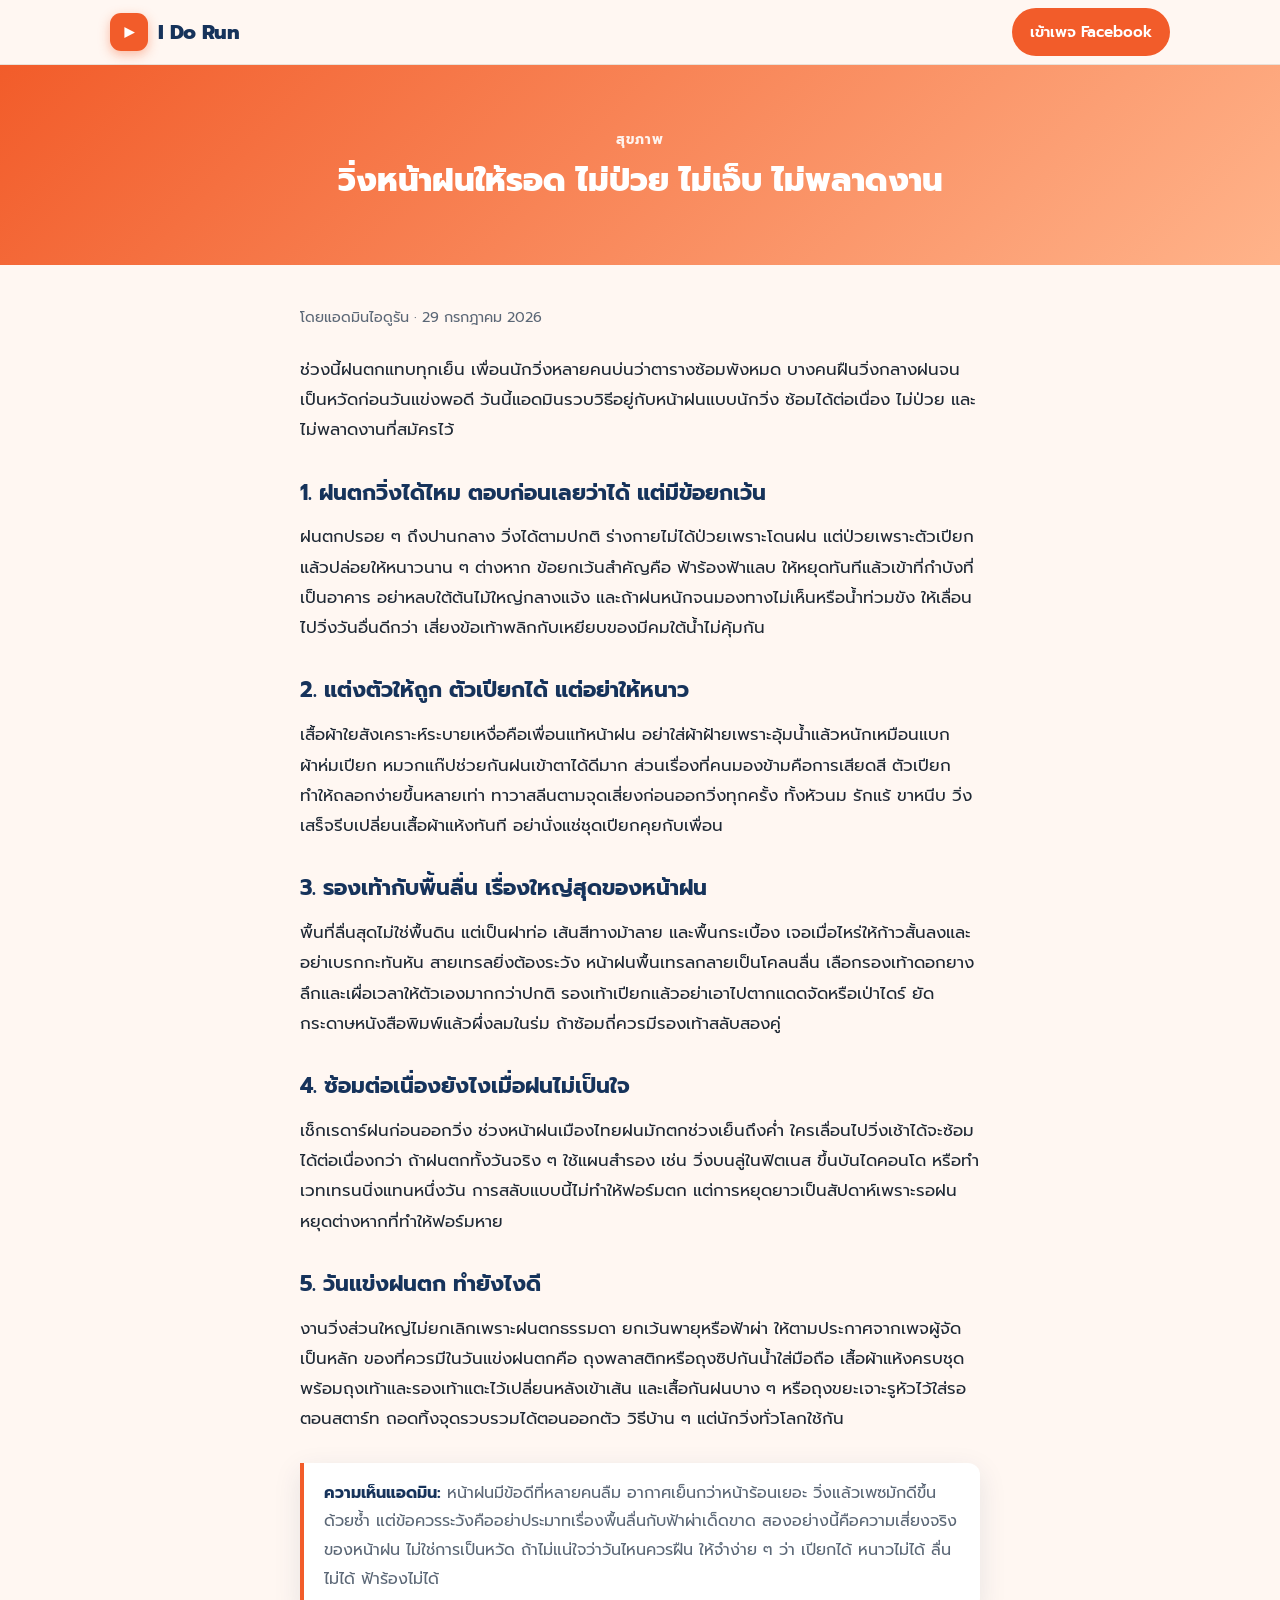
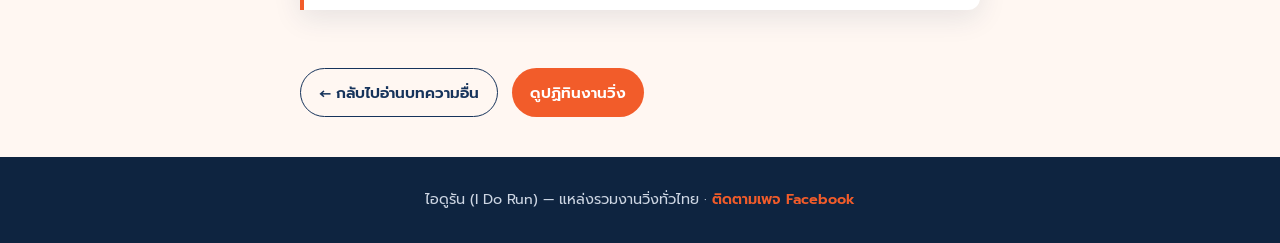
<file: blog-rainy-season-running.html>
<!DOCTYPE html>
<html lang="th">
<head>
<meta charset="UTF-8">
<meta name="viewport" content="width=device-width, initial-scale=1.0">
<title>วิ่งหน้าฝนให้รอด ไม่ป่วย ไม่เจ็บ ไม่พลาดงาน | ไอดูรัน I Do Run</title>
<meta name="description" content="ซ้อมหน้าฝนยังไงไม่ให้ป่วย รองเท้าลื่นทำไงดี ฟ้าร้องควรวิ่งต่อไหม และวันแข่งฝนตกต้องเตรียมอะไร แอดมินรวบคำตอบมาให้ครบ">
<link rel="canonical" href="https://idorunubon.github.io/blog-rainy-season-running.html">
<meta property="og:type" content="article">
<meta property="og:title" content="วิ่งหน้าฝนให้รอด ไม่ป่วย ไม่เจ็บ ไม่พลาดงาน">
<meta property="og:description" content="ซ้อมหน้าฝนยังไงไม่ให้ป่วย รองเท้าลื่นทำไงดี ฟ้าร้องควรวิ่งต่อไหม และวันแข่งฝนตกต้องเตรียมอะไร แอดมินรวบคำตอบมาให้ครบ">
<meta property="og:url" content="https://idorunubon.github.io/blog-rainy-season-running.html">
<meta property="og:image" content="https://idorunubon.github.io/og-image.png">
<script type="application/ld+json">{"@context":"https://schema.org","@type":"BlogPosting","headline":"วิ่งหน้าฝนให้รอด ไม่ป่วย ไม่เจ็บ ไม่พลาดงาน","datePublished":"2026-07-29","author":{"@type":"Organization","name":"ไอดูรัน I Do Run"},"publisher":{"@type":"Organization","name":"ไอดูรัน I Do Run"},"mainEntityOfPage":"https://idorunubon.github.io/blog-rainy-season-running.html"}</script>
<link rel="preconnect" href="https://fonts.googleapis.com">
<link rel="preconnect" href="https://fonts.gstatic.com" crossorigin>
<link href="https://fonts.googleapis.com/css2?family=Noto+Sans+Thai:wght@400;500;700;800&family=Prompt:wght@400;500;600;700;800&display=swap" rel="stylesheet">
<link rel="icon" href="data:image/svg+xml,%3Csvg xmlns='http://www.w3.org/2000/svg' viewBox='0 0 64 64'%3E%3Crect width='64' height='64' rx='14' fill='%23F25C2A'/%3E%3Cpath d='M24 18v28l24-14z' fill='white'/%3E%3C/svg%3E">
<style>
  :root{--orange:#F25C2A;--orange-dark:#d44a1c;--navy:#16335B;--navy-deep:#0e2440;--cream:#FFF7F2;--ink:#1d2733;--muted:#5b6776;--line:#e9e1d8;--shadow:0 8px 28px rgba(22,51,91,.10)}
  *{box-sizing:border-box;margin:0;padding:0}
  body{font-family:'Prompt','Noto Sans Thai',sans-serif;color:var(--ink);background:var(--cream);line-height:1.8;-webkit-font-smoothing:antialiased}
  a{color:inherit;text-decoration:none}
  header.nav{position:sticky;top:0;z-index:50;background:rgba(255,247,242,.95);backdrop-filter:blur(8px);border-bottom:1px solid var(--line)}
  .nav-in{max-width:1100px;margin:0 auto;padding:0 20px;display:flex;align-items:center;justify-content:space-between;height:64px}
  .logo{display:flex;align-items:center;gap:10px;font-weight:800;font-size:1.25rem;color:var(--navy)}
  .logo .mark{width:38px;height:38px;border-radius:11px;background:var(--orange);display:grid;place-items:center;color:#fff;font-size:1.2rem;box-shadow:0 4px 12px rgba(242,92,42,.4)}
  .btn{display:inline-flex;align-items:center;gap:8px;background:var(--orange);color:#fff;font-weight:600;padding:10px 18px;border-radius:30px;font-size:.95rem;border:none;cursor:pointer}
  .hero{height:200px;background:linear-gradient(135deg,#F25C2A,#ffb38a);display:grid;place-items:center;text-align:center;color:#fff;padding:0 20px}
  .hero .cat{font-size:.85rem;font-weight:700;letter-spacing:1px;text-transform:uppercase;opacity:.9;margin-bottom:8px}
  .hero h1{font-size:2rem;font-weight:800;line-height:1.3;max-width:760px}
  article{max-width:720px;margin:0 auto;padding:40px 20px 20px}
  .meta{color:var(--muted);font-size:.9rem;margin-bottom:24px}
  article h2{color:var(--navy);font-size:1.35rem;font-weight:700;margin:28px 0 10px}
  article p{margin-bottom:14px;font-size:1.05rem}
  .adminbox{background:#fff;border-left:4px solid var(--orange);border-radius:0 12px 12px 0;padding:16px 20px;margin:28px 0;box-shadow:var(--shadow);color:var(--muted);font-size:1rem}
  .adminbox b{color:var(--navy)}
  .backwrap{max-width:720px;margin:0 auto;padding:10px 20px 40px;display:flex;gap:14px;flex-wrap:wrap}
  .ghost{background:transparent;color:var(--navy);border:1.5px solid var(--navy)}
  footer{background:var(--navy-deep);color:#cdd6e3;text-align:center;padding:30px 20px;font-size:.9rem}
  footer a{color:var(--orange);font-weight:600}
</style>
</head>
<body>
<header class="nav"><div class="nav-in">
  <a href="/" class="logo"><span class="mark">▶</span> I Do Run</a>
  <a class="btn" href="https://www.facebook.com/ido.run.ubon/" target="_blank" rel="noopener">เข้าเพจ Facebook</a>
</div></header>
<div class="hero"><div><div class="cat">สุขภาพ</div><h1>วิ่งหน้าฝนให้รอด ไม่ป่วย ไม่เจ็บ ไม่พลาดงาน</h1></div></div>
<article>
  <div class="meta">โดยแอดมินไอดูรัน · 29 กรกฎาคม 2026</div>
  <p>ช่วงนี้ฝนตกแทบทุกเย็น เพื่อนนักวิ่งหลายคนบ่นว่าตารางซ้อมพังหมด บางคนฝืนวิ่งกลางฝนจนเป็นหวัดก่อนวันแข่งพอดี วันนี้แอดมินรวบวิธีอยู่กับหน้าฝนแบบนักวิ่ง ซ้อมได้ต่อเนื่อง ไม่ป่วย และไม่พลาดงานที่สมัครไว้</p>
<h2>1. ฝนตกวิ่งได้ไหม ตอบก่อนเลยว่าได้ แต่มีข้อยกเว้น</h2>
<p>ฝนตกปรอย ๆ ถึงปานกลาง วิ่งได้ตามปกติ ร่างกายไม่ได้ป่วยเพราะโดนฝน แต่ป่วยเพราะตัวเปียกแล้วปล่อยให้หนาวนาน ๆ ต่างหาก ข้อยกเว้นสำคัญคือ ฟ้าร้องฟ้าแลบ ให้หยุดทันทีแล้วเข้าที่กำบังที่เป็นอาคาร อย่าหลบใต้ต้นไม้ใหญ่กลางแจ้ง และถ้าฝนหนักจนมองทางไม่เห็นหรือน้ำท่วมขัง ให้เลื่อนไปวิ่งวันอื่นดีกว่า เสี่ยงข้อเท้าพลิกกับเหยียบของมีคมใต้น้ำไม่คุ้มกัน</p>
<h2>2. แต่งตัวให้ถูก ตัวเปียกได้ แต่อย่าให้หนาว</h2>
<p>เสื้อผ้าใยสังเคราะห์ระบายเหงื่อคือเพื่อนแท้หน้าฝน อย่าใส่ผ้าฝ้ายเพราะอุ้มน้ำแล้วหนักเหมือนแบกผ้าห่มเปียก หมวกแก๊ปช่วยกันฝนเข้าตาได้ดีมาก ส่วนเรื่องที่คนมองข้ามคือการเสียดสี ตัวเปียกทำให้ถลอกง่ายขึ้นหลายเท่า ทาวาสลีนตามจุดเสี่ยงก่อนออกวิ่งทุกครั้ง ทั้งหัวนม รักแร้ ขาหนีบ วิ่งเสร็จรีบเปลี่ยนเสื้อผ้าแห้งทันที อย่านั่งแช่ชุดเปียกคุยกับเพื่อน</p>
<h2>3. รองเท้ากับพื้นลื่น เรื่องใหญ่สุดของหน้าฝน</h2>
<p>พื้นที่ลื่นสุดไม่ใช่พื้นดิน แต่เป็นฝาท่อ เส้นสีทางม้าลาย และพื้นกระเบื้อง เจอเมื่อไหร่ให้ก้าวสั้นลงและอย่าเบรกกะทันหัน สายเทรลยิ่งต้องระวัง หน้าฝนพื้นเทรลกลายเป็นโคลนลื่น เลือกรองเท้าดอกยางลึกและเผื่อเวลาให้ตัวเองมากกว่าปกติ รองเท้าเปียกแล้วอย่าเอาไปตากแดดจัดหรือเป่าไดร์ ยัดกระดาษหนังสือพิมพ์แล้วผึ่งลมในร่ม ถ้าซ้อมถี่ควรมีรองเท้าสลับสองคู่</p>
<h2>4. ซ้อมต่อเนื่องยังไงเมื่อฝนไม่เป็นใจ</h2>
<p>เช็กเรดาร์ฝนก่อนออกวิ่ง ช่วงหน้าฝนเมืองไทยฝนมักตกช่วงเย็นถึงค่ำ ใครเลื่อนไปวิ่งเช้าได้จะซ้อมได้ต่อเนื่องกว่า ถ้าฝนตกทั้งวันจริง ๆ ใช้แผนสำรอง เช่น วิ่งบนลู่ในฟิตเนส ขึ้นบันไดคอนโด หรือทำเวทเทรนนิ่งแทนหนึ่งวัน การสลับแบบนี้ไม่ทำให้ฟอร์มตก แต่การหยุดยาวเป็นสัปดาห์เพราะรอฝนหยุดต่างหากที่ทำให้ฟอร์มหาย</p>
<h2>5. วันแข่งฝนตก ทำยังไงดี</h2>
<p>งานวิ่งส่วนใหญ่ไม่ยกเลิกเพราะฝนตกธรรมดา ยกเว้นพายุหรือฟ้าผ่า ให้ตามประกาศจากเพจผู้จัดเป็นหลัก ของที่ควรมีในวันแข่งฝนตกคือ ถุงพลาสติกหรือถุงซิปกันน้ำใส่มือถือ เสื้อผ้าแห้งครบชุดพร้อมถุงเท้าและรองเท้าแตะไว้เปลี่ยนหลังเข้าเส้น และเสื้อกันฝนบาง ๆ หรือถุงขยะเจาะรูหัวไว้ใส่รอตอนสตาร์ท ถอดทิ้งจุดรวบรวมได้ตอนออกตัว วิธีบ้าน ๆ แต่นักวิ่งทั่วโลกใช้กัน</p>
<div class="adminbox"><b>ความเห็นแอดมิน:</b> หน้าฝนมีข้อดีที่หลายคนลืม อากาศเย็นกว่าหน้าร้อนเยอะ วิ่งแล้วเพซมักดีขึ้นด้วยซ้ำ แต่ข้อควรระวังคืออย่าประมาทเรื่องพื้นลื่นกับฟ้าผ่าเด็ดขาด สองอย่างนี้คือความเสี่ยงจริงของหน้าฝน ไม่ใช่การเป็นหวัด ถ้าไม่แน่ใจว่าวันไหนควรฝืน ให้จำง่าย ๆ ว่า เปียกได้ หนาวไม่ได้ ลื่นไม่ได้ ฟ้าร้องไม่ได้</div>
</article>
<div class="backwrap">
  <a class="btn ghost" href="/#blog">← กลับไปอ่านบทความอื่น</a>
  <a class="btn" href="/#events">ดูปฏิทินงานวิ่ง</a>
</div>
<footer>ไอดูรัน (I Do Run) — แหล่งรวมงานวิ่งทั่วไทย · <a href="https://www.facebook.com/ido.run.ubon/" target="_blank" rel="noopener">ติดตามเพจ Facebook</a></footer>
</body>
</html>
</file>
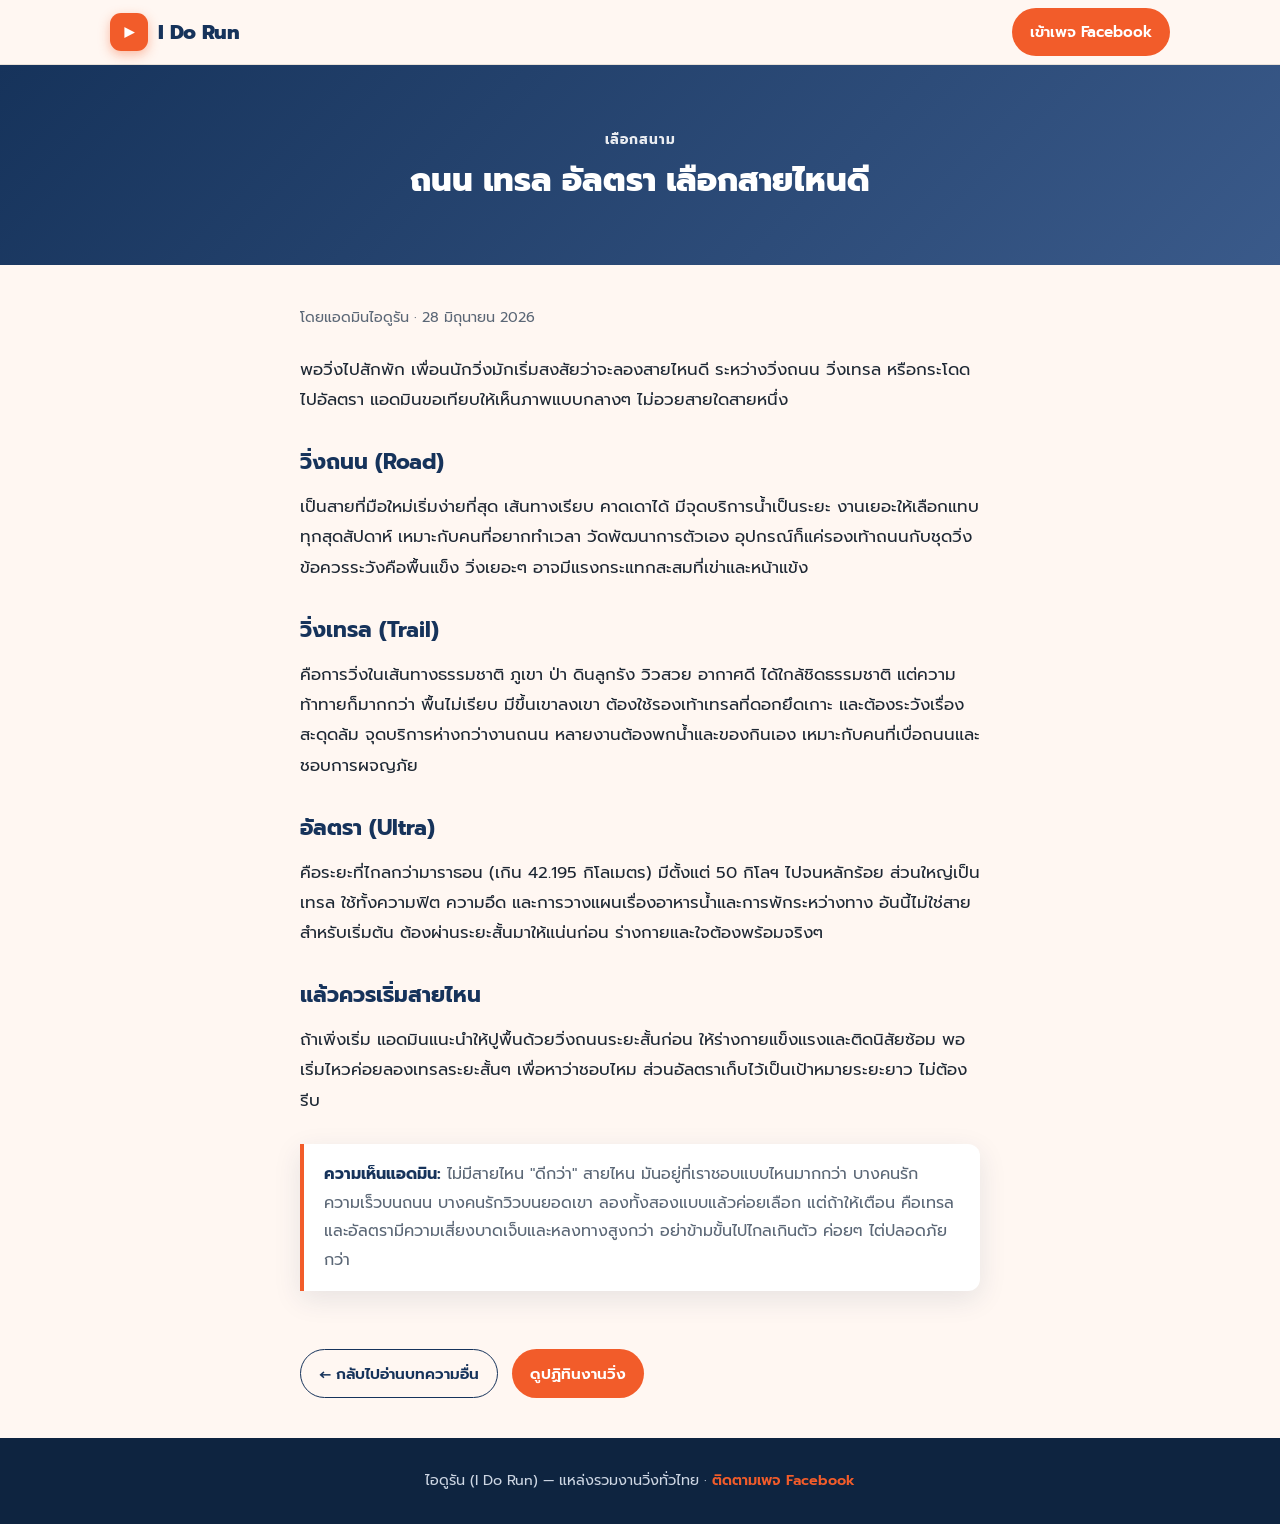
<file: blog-road-trail-ultra.html>
<!DOCTYPE html>
<html lang="th">
<head>
<meta charset="UTF-8">
<meta name="viewport" content="width=device-width, initial-scale=1.0">
<title>ถนน เทรล อัลตรา เลือกสายไหนดี | ไอดูรัน I Do Run</title>
<meta name="description" content="สามสายนี้ต่างกันที่อุปกรณ์ ความเสี่ยง และความฟิตที่ต้องมี อ่านให้จบก่อนตัดสินใจว่าจะเริ่มสายไหน">
<link rel="canonical" href="https://idorunubon.github.io/blog-road-trail-ultra.html">
<meta property="og:type" content="article">
<meta property="og:title" content="ถนน เทรล อัลตรา เลือกสายไหนดี">
<meta property="og:description" content="สามสายนี้ต่างกันที่อุปกรณ์ ความเสี่ยง และความฟิตที่ต้องมี อ่านให้จบก่อนตัดสินใจว่าจะเริ่มสายไหน">
<meta property="og:url" content="https://idorunubon.github.io/blog-road-trail-ultra.html">
<script type="application/ld+json">{"@context":"https://schema.org","@type":"BlogPosting","headline":"ถนน เทรล อัลตรา เลือกสายไหนดี","datePublished":"2026-06-28","author":{"@type":"Organization","name":"ไอดูรัน I Do Run"},"publisher":{"@type":"Organization","name":"ไอดูรัน I Do Run"},"mainEntityOfPage":"https://idorunubon.github.io/blog-road-trail-ultra.html"}</script>
<link rel="preconnect" href="https://fonts.googleapis.com">
<link rel="preconnect" href="https://fonts.gstatic.com" crossorigin>
<link href="https://fonts.googleapis.com/css2?family=Noto+Sans+Thai:wght@400;500;700;800&family=Prompt:wght@400;500;600;700;800&display=swap" rel="stylesheet">
<style>
  :root{--orange:#F25C2A;--orange-dark:#d44a1c;--navy:#16335B;--navy-deep:#0e2440;--cream:#FFF7F2;--ink:#1d2733;--muted:#5b6776;--line:#e9e1d8;--shadow:0 8px 28px rgba(22,51,91,.10)}
  *{box-sizing:border-box;margin:0;padding:0}
  body{font-family:'Prompt','Noto Sans Thai',sans-serif;color:var(--ink);background:var(--cream);line-height:1.8;-webkit-font-smoothing:antialiased}
  a{color:inherit;text-decoration:none}
  header.nav{position:sticky;top:0;z-index:50;background:rgba(255,247,242,.95);backdrop-filter:blur(8px);border-bottom:1px solid var(--line)}
  .nav-in{max-width:1100px;margin:0 auto;padding:0 20px;display:flex;align-items:center;justify-content:space-between;height:64px}
  .logo{display:flex;align-items:center;gap:10px;font-weight:800;font-size:1.25rem;color:var(--navy)}
  .logo .mark{width:38px;height:38px;border-radius:11px;background:var(--orange);display:grid;place-items:center;color:#fff;font-size:1.2rem;box-shadow:0 4px 12px rgba(242,92,42,.4)}
  .btn{display:inline-flex;align-items:center;gap:8px;background:var(--orange);color:#fff;font-weight:600;padding:10px 18px;border-radius:30px;font-size:.95rem;border:none;cursor:pointer}
  .hero{height:200px;background:linear-gradient(135deg,#16335B,#3a5a8a);display:grid;place-items:center;text-align:center;color:#fff;padding:0 20px}
  .hero .cat{font-size:.85rem;font-weight:700;letter-spacing:1px;text-transform:uppercase;opacity:.9;margin-bottom:8px}
  .hero h1{font-size:2rem;font-weight:800;line-height:1.3;max-width:760px}
  article{max-width:720px;margin:0 auto;padding:40px 20px 20px}
  .meta{color:var(--muted);font-size:.9rem;margin-bottom:24px}
  article h2{color:var(--navy);font-size:1.35rem;font-weight:700;margin:28px 0 10px}
  article p{margin-bottom:14px;font-size:1.05rem}
  .adminbox{background:#fff;border-left:4px solid var(--orange);border-radius:0 12px 12px 0;padding:16px 20px;margin:28px 0;box-shadow:var(--shadow);color:var(--muted);font-size:1rem}
  .adminbox b{color:var(--navy)}
  .backwrap{max-width:720px;margin:0 auto;padding:10px 20px 40px;display:flex;gap:14px;flex-wrap:wrap}
  .ghost{background:transparent;color:var(--navy);border:1.5px solid var(--navy)}
  footer{background:var(--navy-deep);color:#cdd6e3;text-align:center;padding:30px 20px;font-size:.9rem}
  footer a{color:var(--orange);font-weight:600}
</style>
</head>
<body>
<header class="nav"><div class="nav-in">
  <a href="/" class="logo"><span class="mark">▶</span> I Do Run</a>
  <a class="btn" href="https://www.facebook.com/ido.run.ubon/" target="_blank" rel="noopener">เข้าเพจ Facebook</a>
</div></header>
<div class="hero"><div><div class="cat">เลือกสนาม</div><h1>ถนน เทรล อัลตรา เลือกสายไหนดี</h1></div></div>
<article>
  <div class="meta">โดยแอดมินไอดูรัน · 28 มิถุนายน 2026</div>
  <p>พอวิ่งไปสักพัก เพื่อนนักวิ่งมักเริ่มสงสัยว่าจะลองสายไหนดี ระหว่างวิ่งถนน วิ่งเทรล หรือกระโดดไปอัลตรา แอดมินขอเทียบให้เห็นภาพแบบกลางๆ ไม่อวยสายใดสายหนึ่ง</p>
<h2>วิ่งถนน (Road)</h2>
<p>เป็นสายที่มือใหม่เริ่มง่ายที่สุด เส้นทางเรียบ คาดเดาได้ มีจุดบริการน้ำเป็นระยะ งานเยอะให้เลือกแทบทุกสุดสัปดาห์ เหมาะกับคนที่อยากทำเวลา วัดพัฒนาการตัวเอง อุปกรณ์ก็แค่รองเท้าถนนกับชุดวิ่ง ข้อควรระวังคือพื้นแข็ง วิ่งเยอะๆ อาจมีแรงกระแทกสะสมที่เข่าและหน้าแข้ง</p>
<h2>วิ่งเทรล (Trail)</h2>
<p>คือการวิ่งในเส้นทางธรรมชาติ ภูเขา ป่า ดินลูกรัง วิวสวย อากาศดี ได้ใกล้ชิดธรรมชาติ แต่ความท้าทายก็มากกว่า พื้นไม่เรียบ มีขึ้นเขาลงเขา ต้องใช้รองเท้าเทรลที่ดอกยึดเกาะ และต้องระวังเรื่องสะดุดล้ม จุดบริการห่างกว่างานถนน หลายงานต้องพกน้ำและของกินเอง เหมาะกับคนที่เบื่อถนนและชอบการผจญภัย</p>
<h2>อัลตรา (Ultra)</h2>
<p>คือระยะที่ไกลกว่ามาราธอน (เกิน 42.195 กิโลเมตร) มีตั้งแต่ 50 กิโลฯ ไปจนหลักร้อย ส่วนใหญ่เป็นเทรล ใช้ทั้งความฟิต ความอึด และการวางแผนเรื่องอาหารน้ำและการพักระหว่างทาง อันนี้ไม่ใช่สายสำหรับเริ่มต้น ต้องผ่านระยะสั้นมาให้แน่นก่อน ร่างกายและใจต้องพร้อมจริงๆ</p>
<h2>แล้วควรเริ่มสายไหน</h2>
<p>ถ้าเพิ่งเริ่ม แอดมินแนะนำให้ปูพื้นด้วยวิ่งถนนระยะสั้นก่อน ให้ร่างกายแข็งแรงและติดนิสัยซ้อม พอเริ่มไหวค่อยลองเทรลระยะสั้นๆ เพื่อหาว่าชอบไหม ส่วนอัลตราเก็บไว้เป็นเป้าหมายระยะยาว ไม่ต้องรีบ</p>
<div class="adminbox"><b>ความเห็นแอดมิน:</b> ไม่มีสายไหน "ดีกว่า" สายไหน มันอยู่ที่เราชอบแบบไหนมากกว่า บางคนรักความเร็วบนถนน บางคนรักวิวบนยอดเขา ลองทั้งสองแบบแล้วค่อยเลือก แต่ถ้าให้เตือน คือเทรลและอัลตรามีความเสี่ยงบาดเจ็บและหลงทางสูงกว่า อย่าข้ามขั้นไปไกลเกินตัว ค่อยๆ ไต่ปลอดภัยกว่า</div>
</article>
<div class="backwrap">
  <a class="btn ghost" href="/#blog">← กลับไปอ่านบทความอื่น</a>
  <a class="btn" href="/#events">ดูปฏิทินงานวิ่ง</a>
</div>
<footer>ไอดูรัน (I Do Run) — แหล่งรวมงานวิ่งทั่วไทย · <a href="https://www.facebook.com/ido.run.ubon/" target="_blank" rel="noopener">ติดตามเพจ Facebook</a></footer>
</body>
</html>
</file>
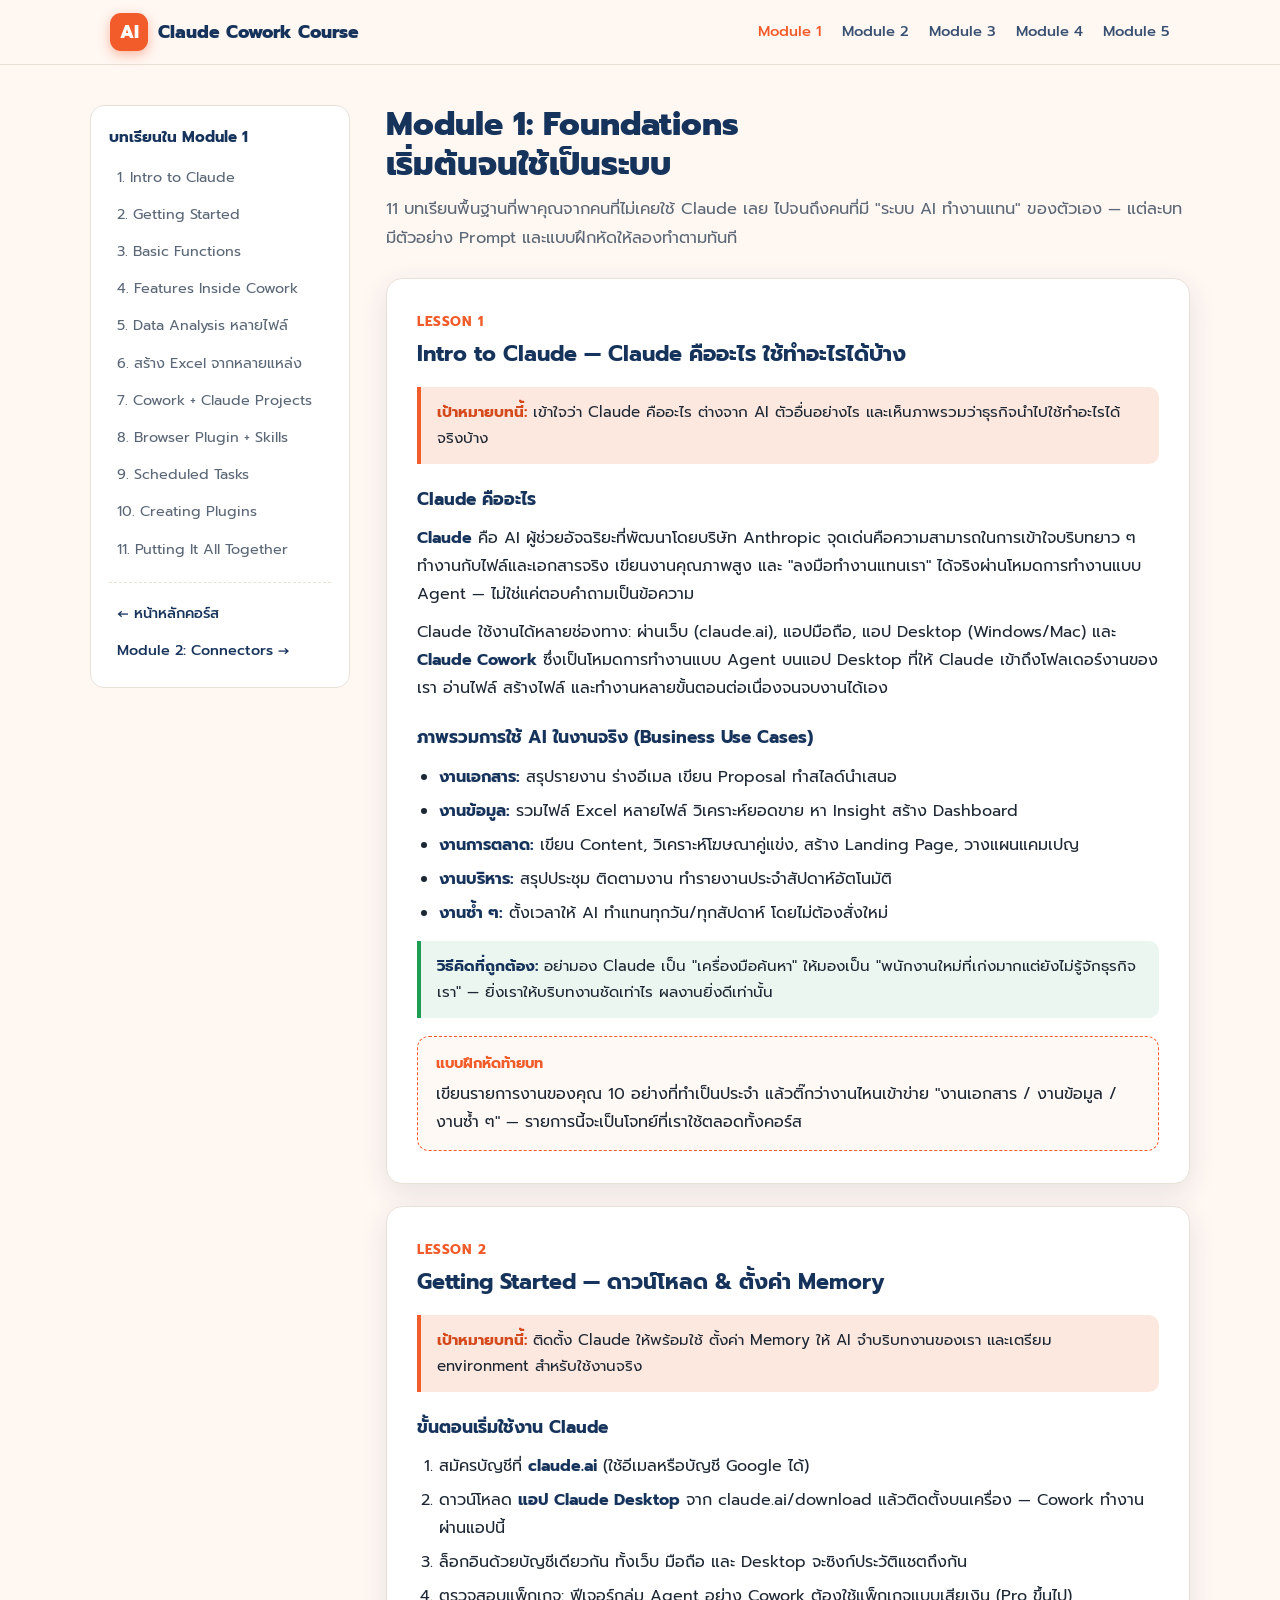
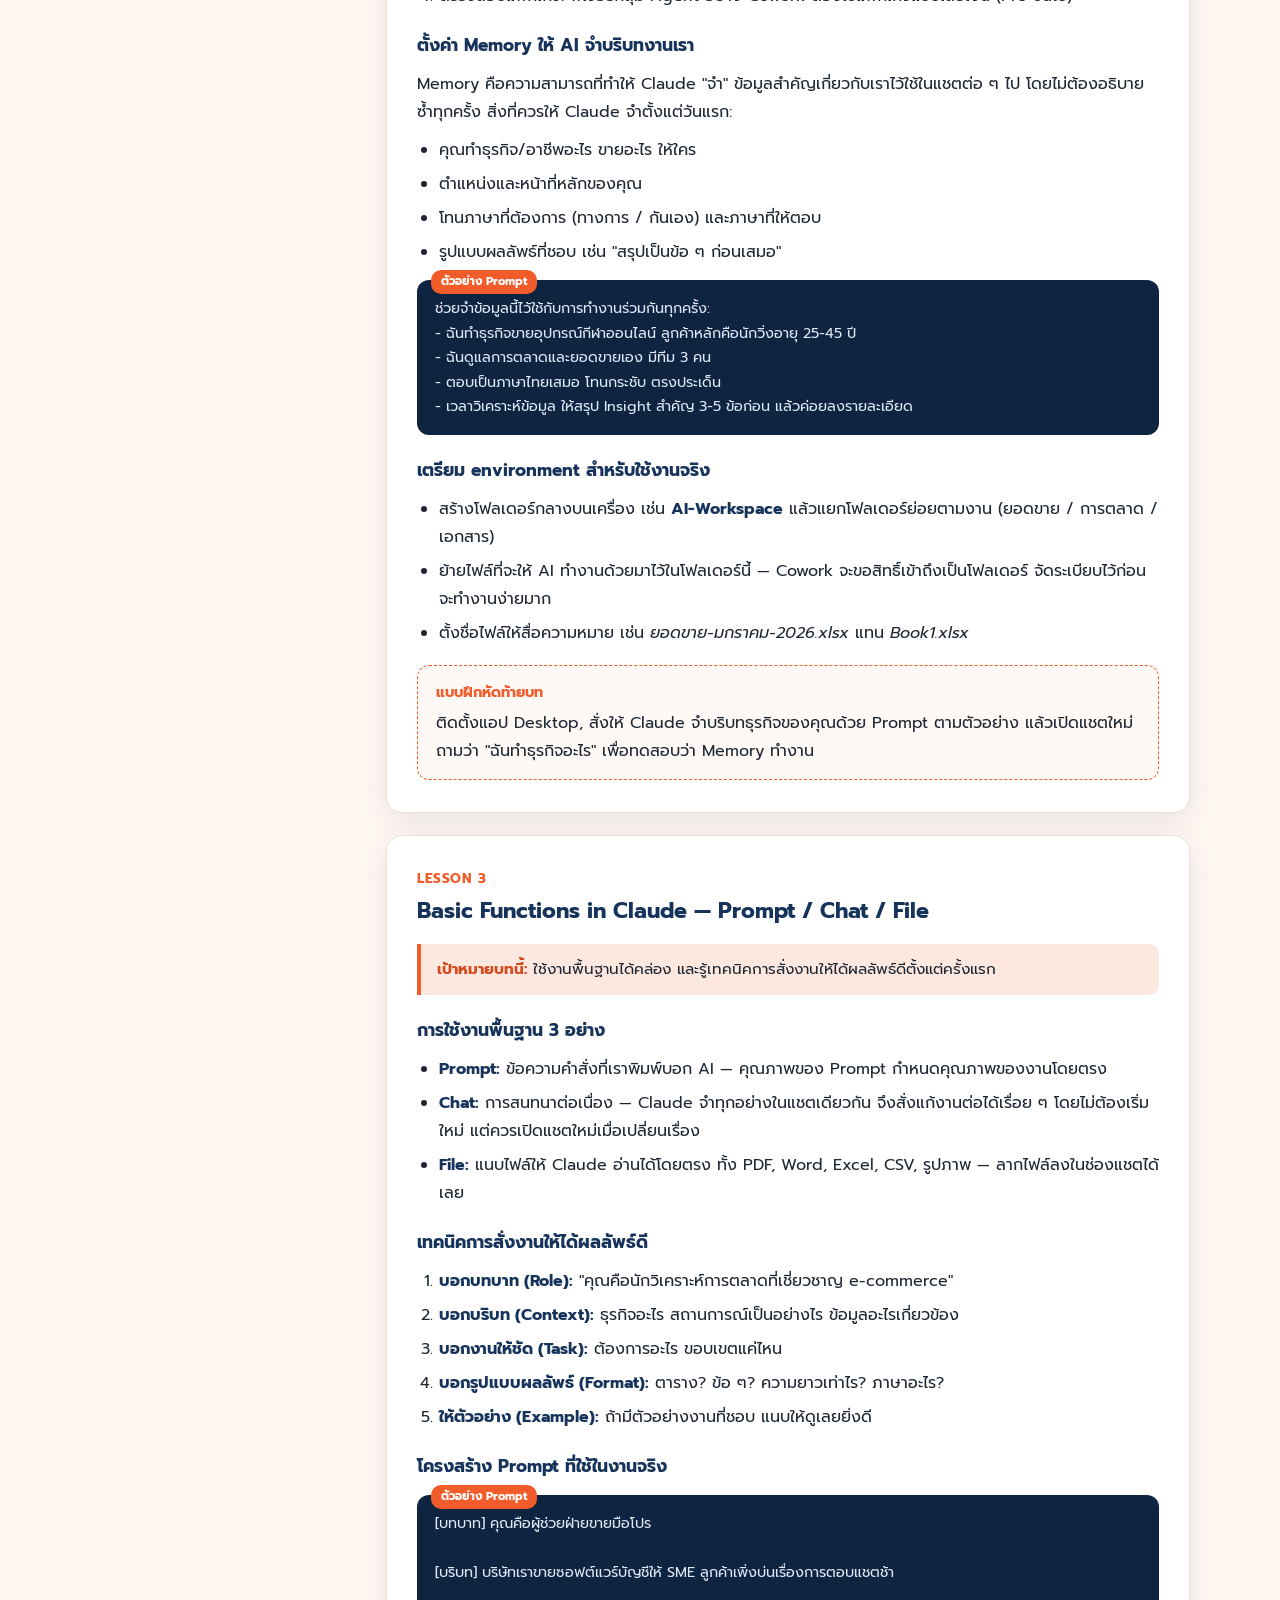
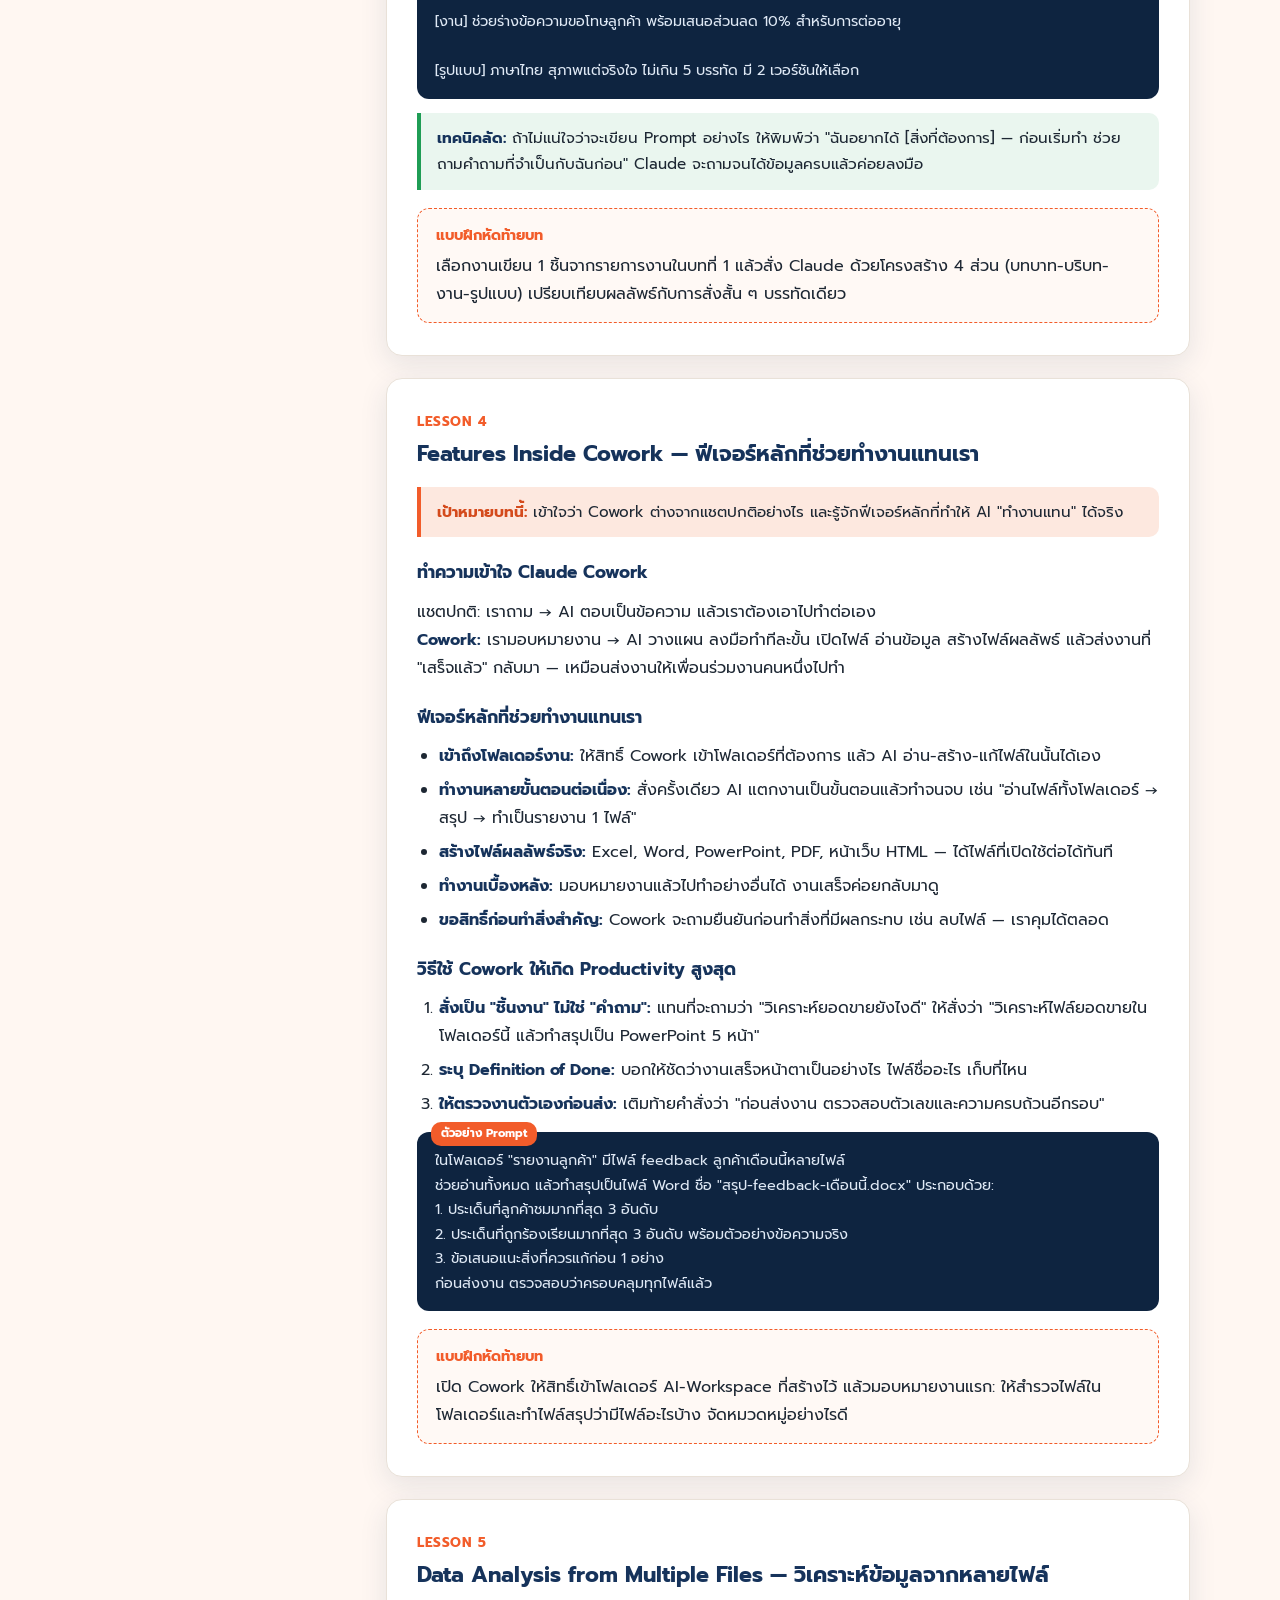
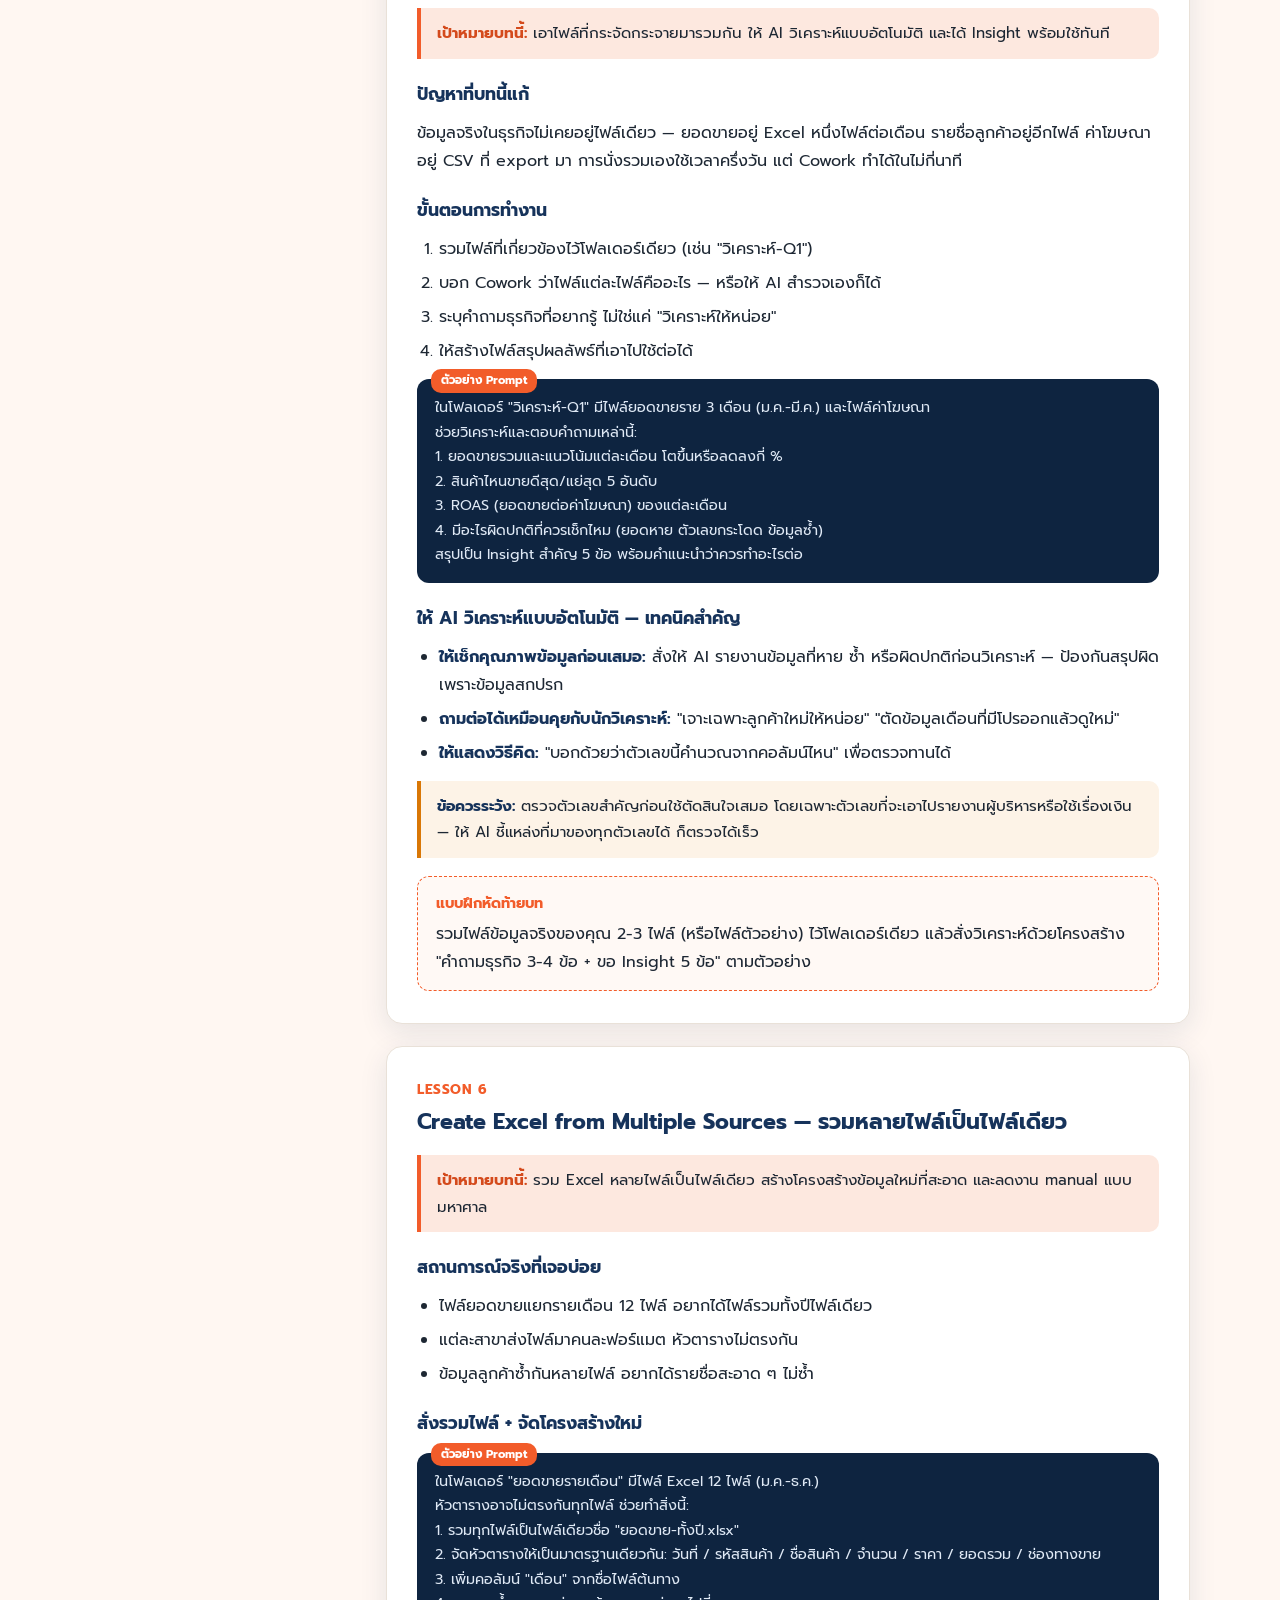
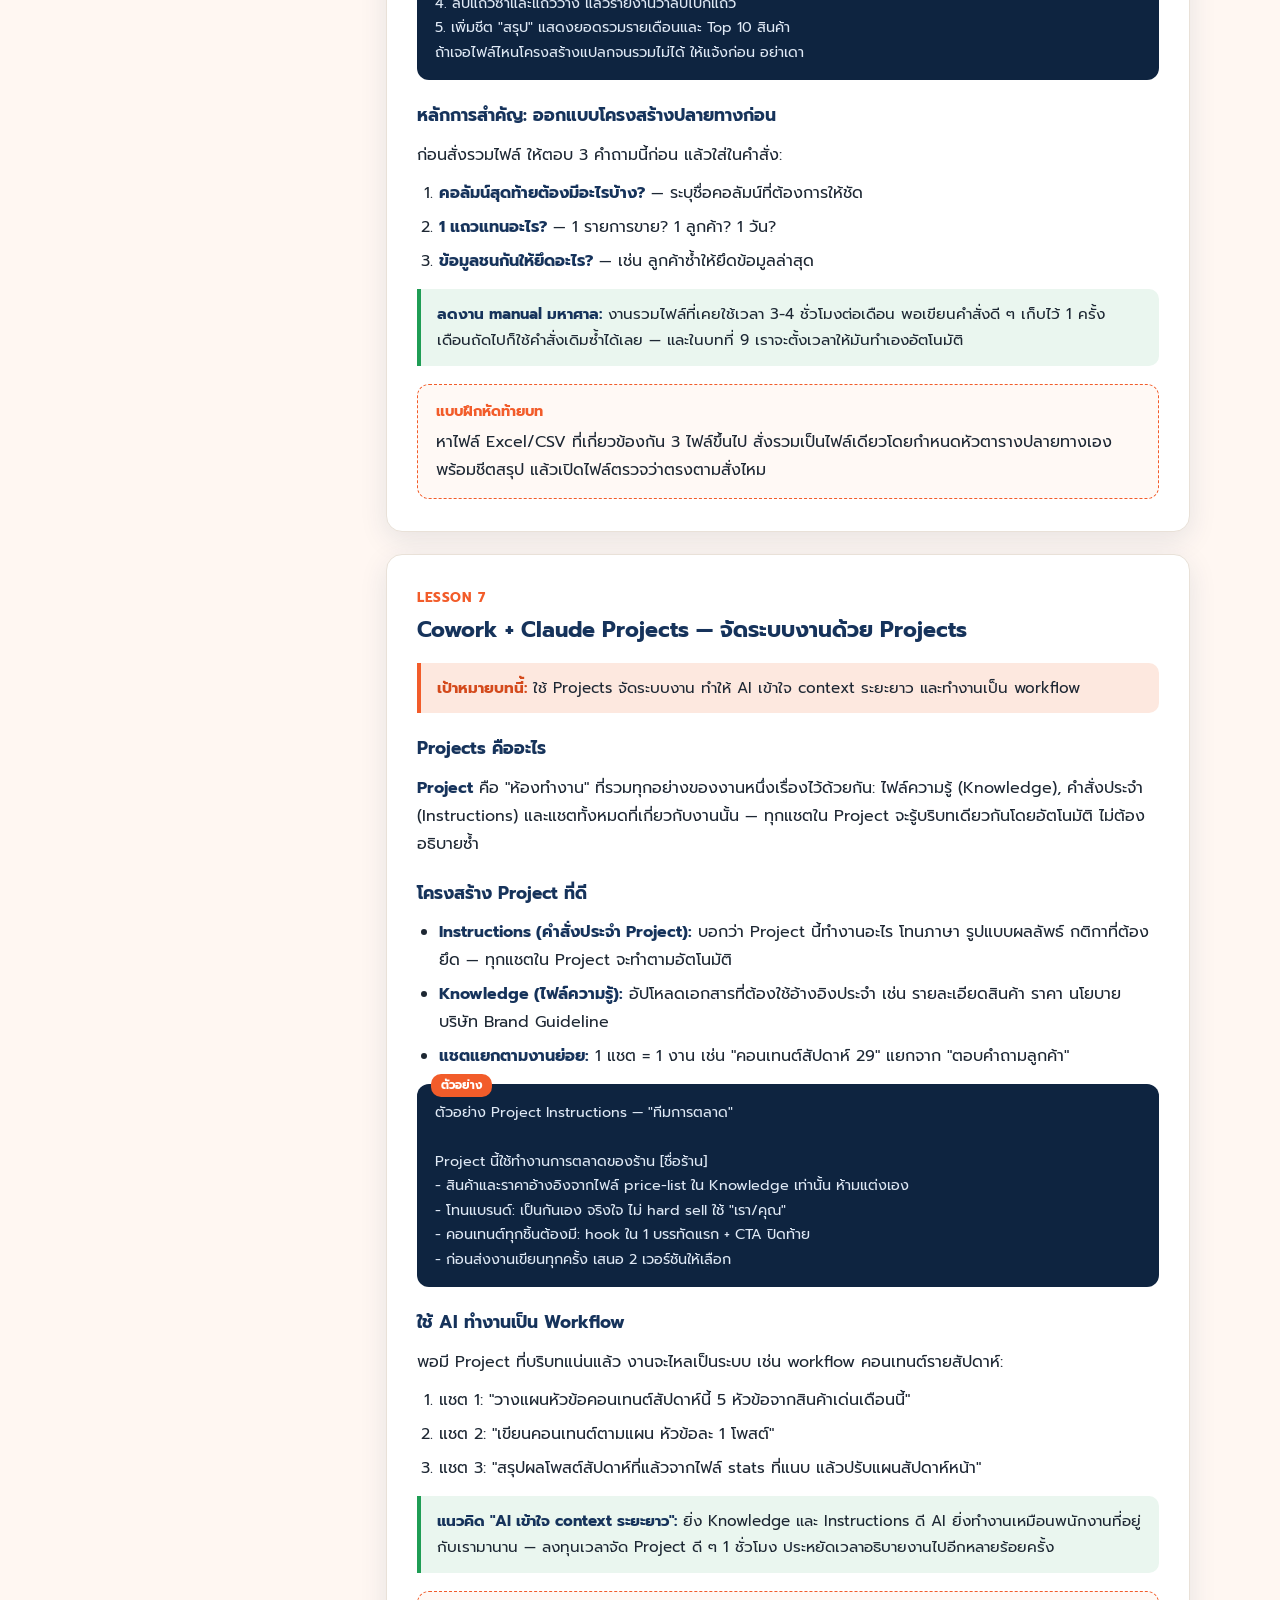
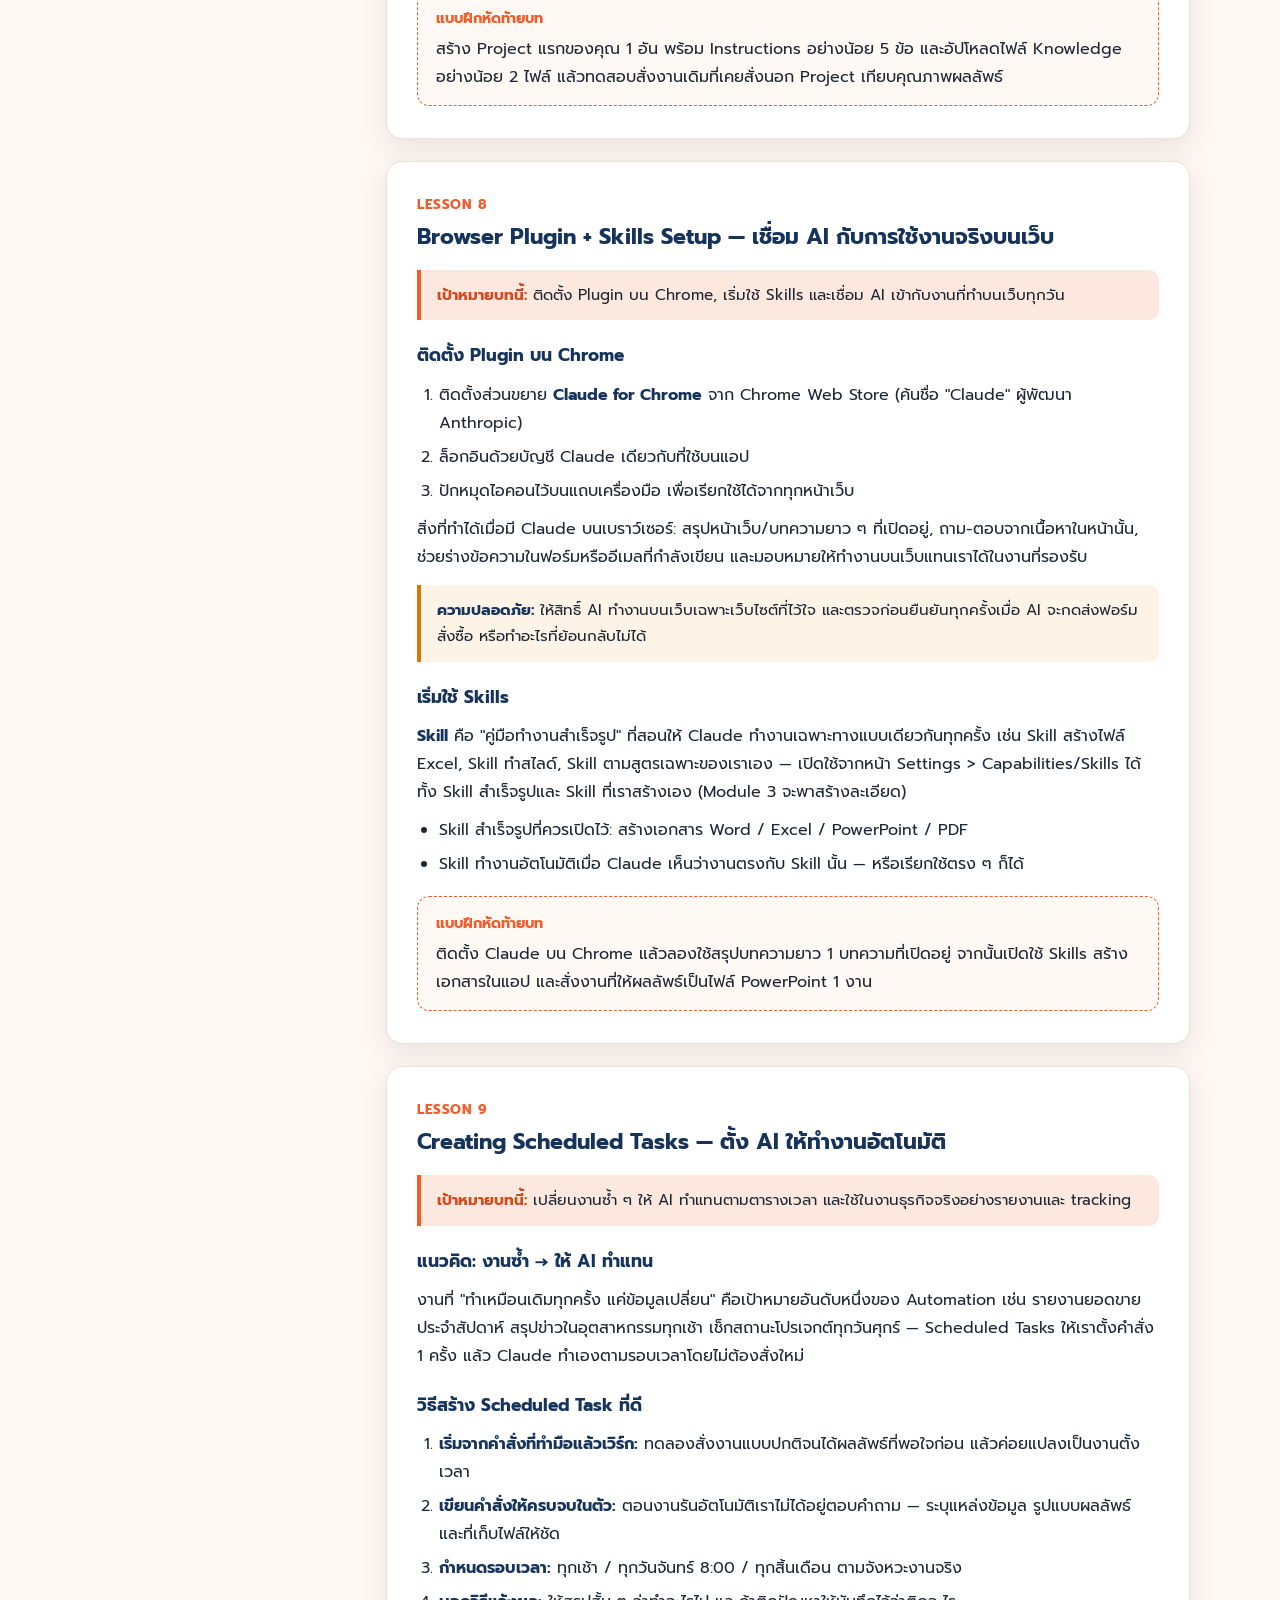
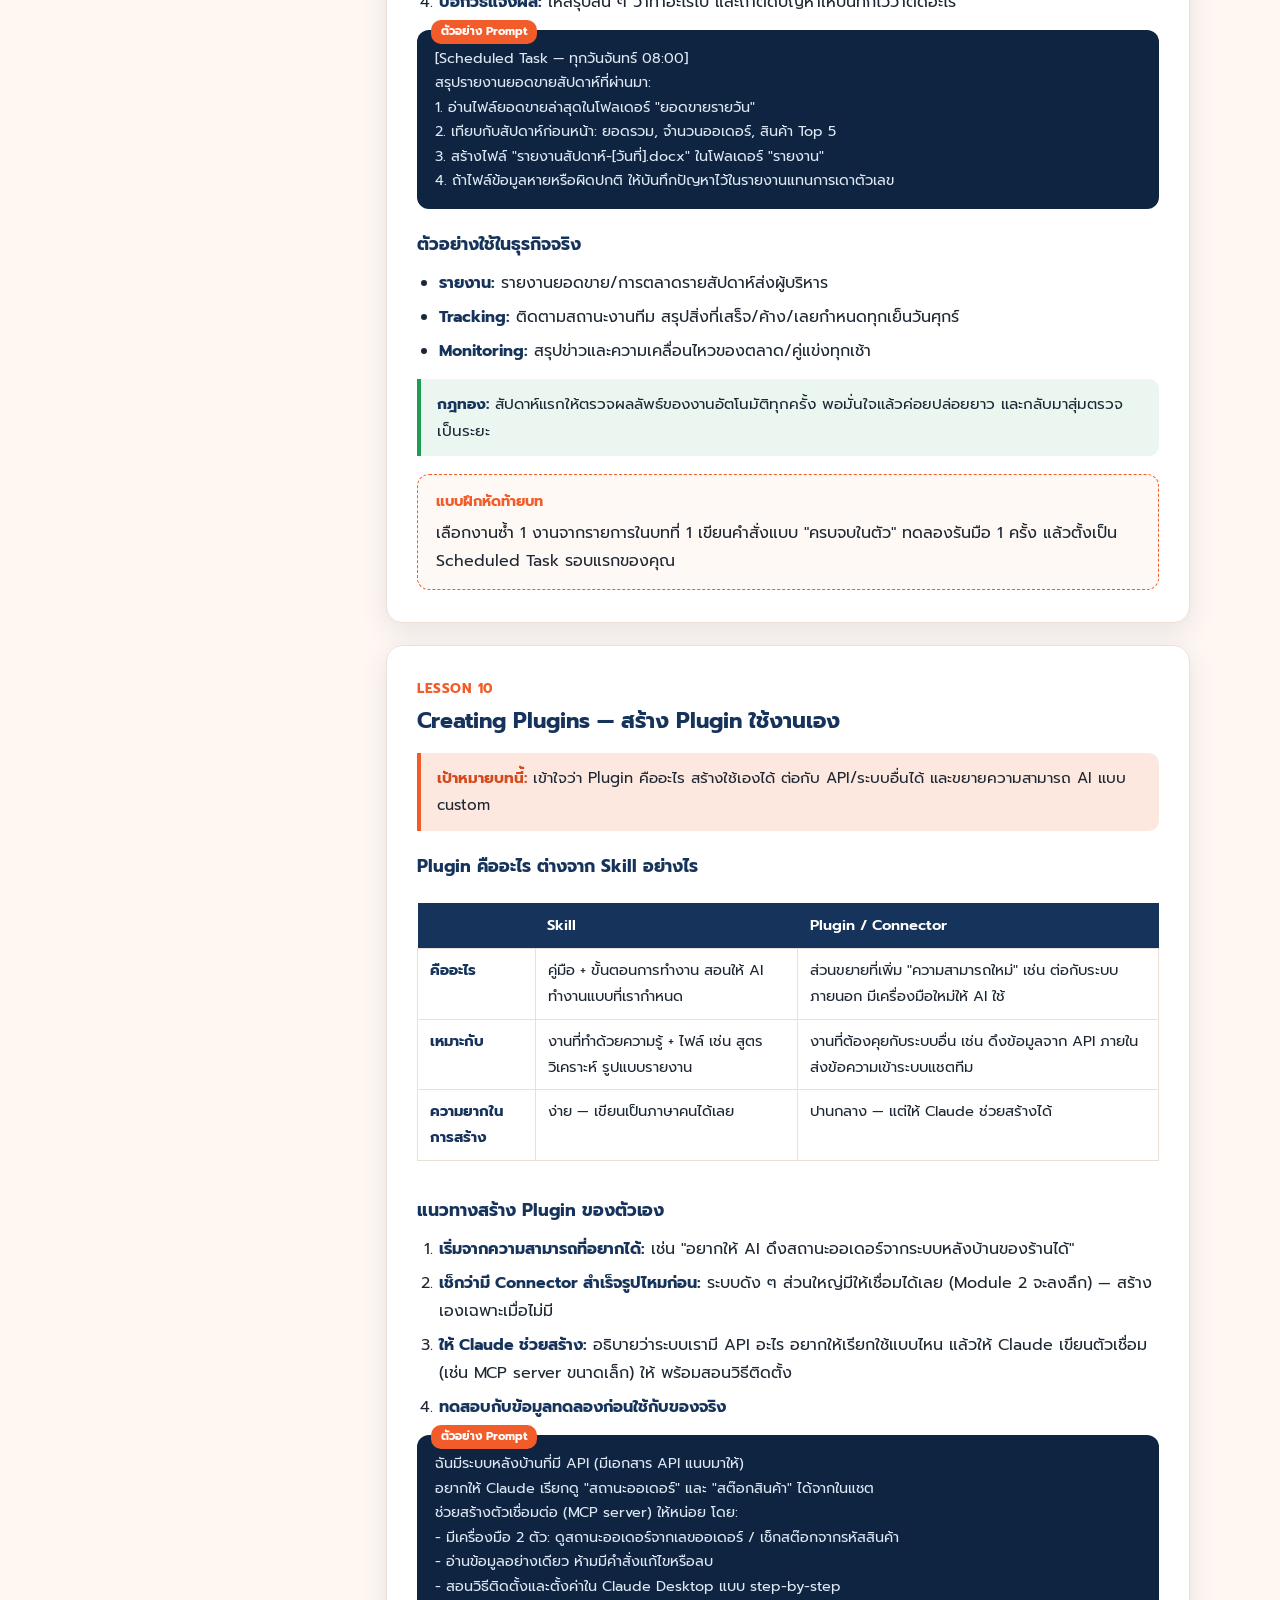
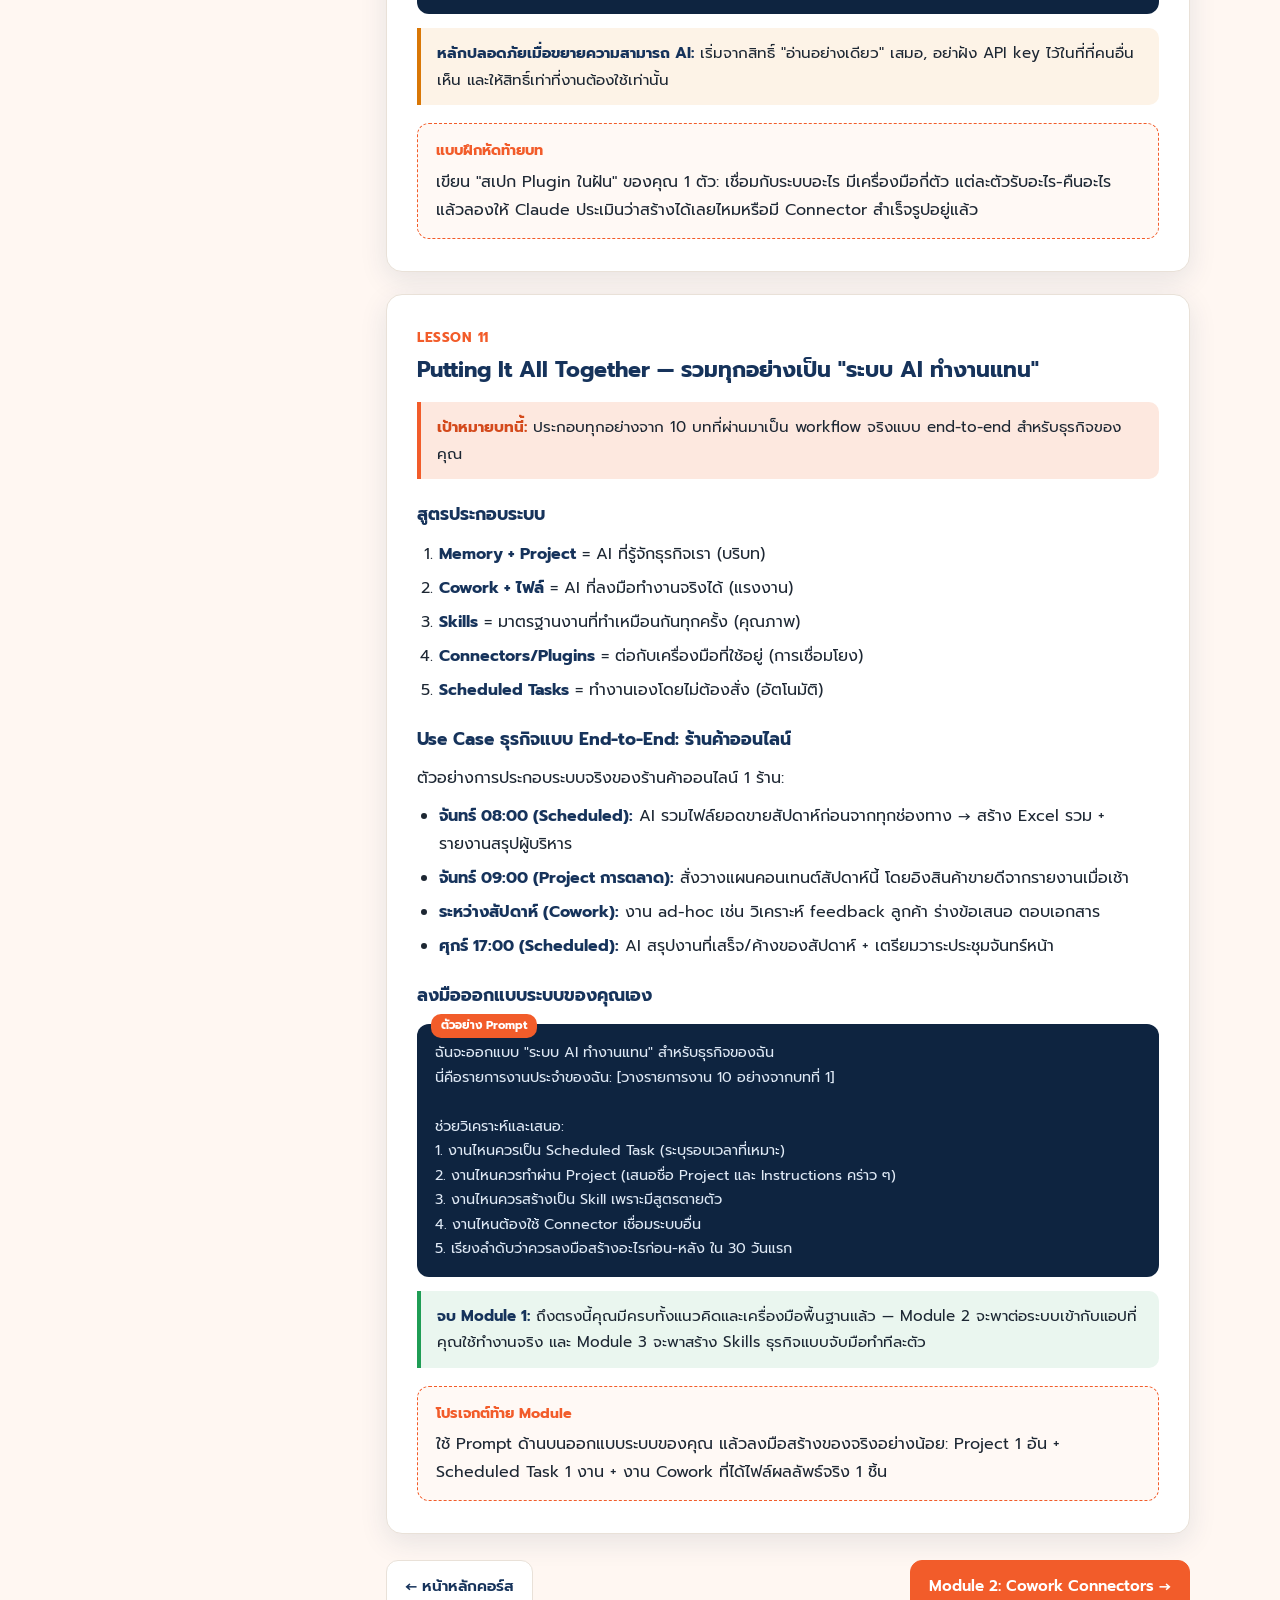
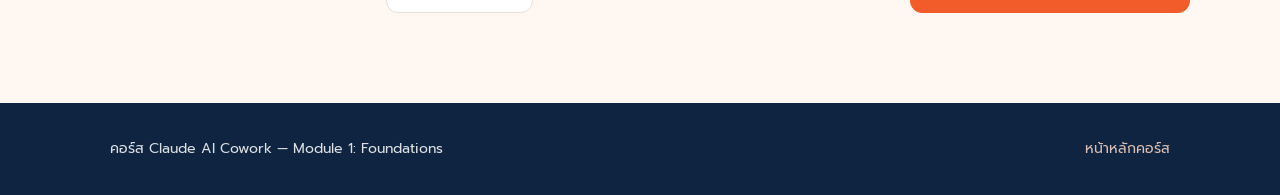
<file: course/module-1.html>
<!DOCTYPE html>
<html lang="th">
<head>
<meta charset="UTF-8">
<meta name="viewport" content="width=device-width, initial-scale=1.0">
<title>Module 1: Foundations — เริ่มต้นจนใช้เป็นระบบ | คอร์ส Claude AI Cowork</title>
<meta name="description" content="Module 1 ของคอร์ส Claude AI Cowork: รู้จัก Claude, ติดตั้งและตั้งค่า Memory, พื้นฐาน Prompt, วิเคราะห์ข้อมูลหลายไฟล์, สร้าง Excel, Projects, Scheduled Tasks, Plugins และรวมเป็น workflow จริง">
<link rel="icon" href="data:image/svg+xml,%3Csvg xmlns='http://www.w3.org/2000/svg' viewBox='0 0 64 64'%3E%3Crect width='64' height='64' rx='14' fill='%23F25C2A'/%3E%3Ctext x='32' y='44' font-size='34' font-family='sans-serif' font-weight='bold' fill='white' text-anchor='middle'%3EAI%3C/text%3E%3C/svg%3E">
<link rel="preconnect" href="https://fonts.googleapis.com">
<link rel="preconnect" href="https://fonts.gstatic.com" crossorigin>
<link href="https://fonts.googleapis.com/css2?family=Noto+Sans+Thai:wght@400;500;700;800&family=Prompt:wght@400;500;600;700;800&display=swap" rel="stylesheet">
<link rel="stylesheet" href="course.css">
</head>
<body>

<header class="nav">
  <div class="wrap nav-in">
    <a class="logo" href="index.html"><span class="mark">AI</span> Claude Cowork Course</a>
    <nav class="nav-links">
      <a href="module-1.html" class="on">Module 1</a>
      <a href="module-2.html">Module 2</a>
      <a href="module-3.html">Module 3</a>
      <a href="module-4.html">Module 4</a>
      <a href="module-5.html">Module 5</a>
    </nav>
  </div>
</header>

<div class="wrap layout">

<aside class="toc">
  <div class="t">บทเรียนใน Module 1</div>
  <a href="#l1">1. Intro to Claude</a>
  <a href="#l2">2. Getting Started</a>
  <a href="#l3">3. Basic Functions</a>
  <a href="#l4">4. Features Inside Cowork</a>
  <a href="#l5">5. Data Analysis หลายไฟล์</a>
  <a href="#l6">6. สร้าง Excel จากหลายแหล่ง</a>
  <a href="#l7">7. Cowork + Claude Projects</a>
  <a href="#l8">8. Browser Plugin + Skills</a>
  <a href="#l9">9. Scheduled Tasks</a>
  <a href="#l10">10. Creating Plugins</a>
  <a href="#l11">11. Putting It All Together</a>
  <div class="mods">
    <a href="index.html">← หน้าหลักคอร์ส</a>
    <a href="module-2.html">Module 2: Connectors →</a>
  </div>
</aside>

<main class="lesson">
  <h1>Module 1: Foundations<br>เริ่มต้นจนใช้เป็นระบบ</h1>
  <p class="sub">11 บทเรียนพื้นฐานที่พาคุณจากคนที่ไม่เคยใช้ Claude เลย ไปจนถึงคนที่มี "ระบบ AI ทำงานแทน" ของตัวเอง — แต่ละบทมีตัวอย่าง Prompt และแบบฝึกหัดให้ลองทำตามทันที</p>

  <!-- ================= Lesson 1 ================= -->
  <article id="l1">
    <span class="lnum">Lesson 1</span>
    <h2>Intro to Claude — Claude คืออะไร ใช้ทำอะไรได้บ้าง</h2>
    <div class="goal"><b>เป้าหมายบทนี้:</b> เข้าใจว่า Claude คืออะไร ต่างจาก AI ตัวอื่นอย่างไร และเห็นภาพรวมว่าธุรกิจนำไปใช้ทำอะไรได้จริงบ้าง</div>

    <h3>Claude คืออะไร</h3>
    <p><strong>Claude</strong> คือ AI ผู้ช่วยอัจฉริยะที่พัฒนาโดยบริษัท Anthropic จุดเด่นคือความสามารถในการเข้าใจบริบทยาว ๆ ทำงานกับไฟล์และเอกสารจริง เขียนงานคุณภาพสูง และ "ลงมือทำงานแทนเรา" ได้จริงผ่านโหมดการทำงานแบบ Agent — ไม่ใช่แค่ตอบคำถามเป็นข้อความ</p>
    <p>Claude ใช้งานได้หลายช่องทาง: ผ่านเว็บ (claude.ai), แอปมือถือ, แอป Desktop (Windows/Mac) และ <strong>Claude Cowork</strong> ซึ่งเป็นโหมดการทำงานแบบ Agent บนแอป Desktop ที่ให้ Claude เข้าถึงโฟลเดอร์งานของเรา อ่านไฟล์ สร้างไฟล์ และทำงานหลายขั้นตอนต่อเนื่องจนจบงานได้เอง</p>

    <h3>ภาพรวมการใช้ AI ในงานจริง (Business Use Cases)</h3>
    <ul>
      <li><strong>งานเอกสาร:</strong> สรุปรายงาน ร่างอีเมล เขียน Proposal ทำสไลด์นำเสนอ</li>
      <li><strong>งานข้อมูล:</strong> รวมไฟล์ Excel หลายไฟล์ วิเคราะห์ยอดขาย หา Insight สร้าง Dashboard</li>
      <li><strong>งานการตลาด:</strong> เขียน Content, วิเคราะห์โฆษณาคู่แข่ง, สร้าง Landing Page, วางแผนแคมเปญ</li>
      <li><strong>งานบริหาร:</strong> สรุปประชุม ติดตามงาน ทำรายงานประจำสัปดาห์อัตโนมัติ</li>
      <li><strong>งานซ้ำ ๆ:</strong> ตั้งเวลาให้ AI ทำแทนทุกวัน/ทุกสัปดาห์ โดยไม่ต้องสั่งใหม่</li>
    </ul>
    <div class="tip"><strong>วิธีคิดที่ถูกต้อง:</strong> อย่ามอง Claude เป็น "เครื่องมือค้นหา" ให้มองเป็น "พนักงานใหม่ที่เก่งมากแต่ยังไม่รู้จักธุรกิจเรา" — ยิ่งเราให้บริบทงานชัดเท่าไร ผลงานยิ่งดีเท่านั้น</div>

    <div class="exercise">
      <div class="et">แบบฝึกหัดท้ายบท</div>
      เขียนรายการงานของคุณ 10 อย่างที่ทำเป็นประจำ แล้วติ๊กว่างานไหนเข้าข่าย "งานเอกสาร / งานข้อมูล / งานซ้ำ ๆ" — รายการนี้จะเป็นโจทย์ที่เราใช้ตลอดทั้งคอร์ส
    </div>
  </article>

  <!-- ================= Lesson 2 ================= -->
  <article id="l2">
    <span class="lnum">Lesson 2</span>
    <h2>Getting Started — ดาวน์โหลด &amp; ตั้งค่า Memory</h2>
    <div class="goal"><b>เป้าหมายบทนี้:</b> ติดตั้ง Claude ให้พร้อมใช้ ตั้งค่า Memory ให้ AI จำบริบทงานของเรา และเตรียม environment สำหรับใช้งานจริง</div>

    <h3>ขั้นตอนเริ่มใช้งาน Claude</h3>
    <ol>
      <li>สมัครบัญชีที่ <strong>claude.ai</strong> (ใช้อีเมลหรือบัญชี Google ได้)</li>
      <li>ดาวน์โหลด <strong>แอป Claude Desktop</strong> จาก claude.ai/download แล้วติดตั้งบนเครื่อง — Cowork ทำงานผ่านแอปนี้</li>
      <li>ล็อกอินด้วยบัญชีเดียวกัน ทั้งเว็บ มือถือ และ Desktop จะซิงก์ประวัติแชตถึงกัน</li>
      <li>ตรวจสอบแพ็กเกจ: ฟีเจอร์กลุ่ม Agent อย่าง Cowork ต้องใช้แพ็กเกจแบบเสียเงิน (Pro ขึ้นไป)</li>
    </ol>

    <h3>ตั้งค่า Memory ให้ AI จำบริบทงานเรา</h3>
    <p>Memory คือความสามารถที่ทำให้ Claude "จำ" ข้อมูลสำคัญเกี่ยวกับเราไว้ใช้ในแชตต่อ ๆ ไป โดยไม่ต้องอธิบายซ้ำทุกครั้ง สิ่งที่ควรให้ Claude จำตั้งแต่วันแรก:</p>
    <ul>
      <li>คุณทำธุรกิจ/อาชีพอะไร ขายอะไร ให้ใคร</li>
      <li>ตำแหน่งและหน้าที่หลักของคุณ</li>
      <li>โทนภาษาที่ต้องการ (ทางการ / กันเอง) และภาษาที่ให้ตอบ</li>
      <li>รูปแบบผลลัพธ์ที่ชอบ เช่น "สรุปเป็นข้อ ๆ ก่อนเสมอ"</li>
    </ul>
    <div class="prompt-box">ช่วยจำข้อมูลนี้ไว้ใช้กับการทำงานร่วมกันทุกครั้ง:
- ฉันทำธุรกิจขายอุปกรณ์กีฬาออนไลน์ ลูกค้าหลักคือนักวิ่งอายุ 25-45 ปี
- ฉันดูแลการตลาดและยอดขายเอง มีทีม 3 คน
- ตอบเป็นภาษาไทยเสมอ โทนกระชับ ตรงประเด็น
- เวลาวิเคราะห์ข้อมูล ให้สรุป Insight สำคัญ 3-5 ข้อก่อน แล้วค่อยลงรายละเอียด</div>

    <h3>เตรียม environment สำหรับใช้งานจริง</h3>
    <ul>
      <li>สร้างโฟลเดอร์กลางบนเครื่อง เช่น <strong>AI-Workspace</strong> แล้วแยกโฟลเดอร์ย่อยตามงาน (ยอดขาย / การตลาด / เอกสาร)</li>
      <li>ย้ายไฟล์ที่จะให้ AI ทำงานด้วยมาไว้ในโฟลเดอร์นี้ — Cowork จะขอสิทธิ์เข้าถึงเป็นโฟลเดอร์ จัดระเบียบไว้ก่อนจะทำงานง่ายมาก</li>
      <li>ตั้งชื่อไฟล์ให้สื่อความหมาย เช่น <em>ยอดขาย-มกราคม-2026.xlsx</em> แทน <em>Book1.xlsx</em></li>
    </ul>

    <div class="exercise">
      <div class="et">แบบฝึกหัดท้ายบท</div>
      ติดตั้งแอป Desktop, สั่งให้ Claude จำบริบทธุรกิจของคุณด้วย Prompt ตามตัวอย่าง แล้วเปิดแชตใหม่ถามว่า "ฉันทำธุรกิจอะไร" เพื่อทดสอบว่า Memory ทำงาน
    </div>
  </article>

  <!-- ================= Lesson 3 ================= -->
  <article id="l3">
    <span class="lnum">Lesson 3</span>
    <h2>Basic Functions in Claude — Prompt / Chat / File</h2>
    <div class="goal"><b>เป้าหมายบทนี้:</b> ใช้งานพื้นฐานได้คล่อง และรู้เทคนิคการสั่งงานให้ได้ผลลัพธ์ดีตั้งแต่ครั้งแรก</div>

    <h3>การใช้งานพื้นฐาน 3 อย่าง</h3>
    <ul>
      <li><strong>Prompt:</strong> ข้อความคำสั่งที่เราพิมพ์บอก AI — คุณภาพของ Prompt กำหนดคุณภาพของงานโดยตรง</li>
      <li><strong>Chat:</strong> การสนทนาต่อเนื่อง — Claude จำทุกอย่างในแชตเดียวกัน จึงสั่งแก้งานต่อได้เรื่อย ๆ โดยไม่ต้องเริ่มใหม่ แต่ควรเปิดแชตใหม่เมื่อเปลี่ยนเรื่อง</li>
      <li><strong>File:</strong> แนบไฟล์ให้ Claude อ่านได้โดยตรง ทั้ง PDF, Word, Excel, CSV, รูปภาพ — ลากไฟล์ลงในช่องแชตได้เลย</li>
    </ul>

    <h3>เทคนิคการสั่งงานให้ได้ผลลัพธ์ดี</h3>
    <ol>
      <li><strong>บอกบทบาท (Role):</strong> "คุณคือนักวิเคราะห์การตลาดที่เชี่ยวชาญ e-commerce"</li>
      <li><strong>บอกบริบท (Context):</strong> ธุรกิจอะไร สถานการณ์เป็นอย่างไร ข้อมูลอะไรเกี่ยวข้อง</li>
      <li><strong>บอกงานให้ชัด (Task):</strong> ต้องการอะไร ขอบเขตแค่ไหน</li>
      <li><strong>บอกรูปแบบผลลัพธ์ (Format):</strong> ตาราง? ข้อ ๆ? ความยาวเท่าไร? ภาษาอะไร?</li>
      <li><strong>ให้ตัวอย่าง (Example):</strong> ถ้ามีตัวอย่างงานที่ชอบ แนบให้ดูเลยยิ่งดี</li>
    </ol>

    <h3>โครงสร้าง Prompt ที่ใช้ในงานจริง</h3>
    <div class="prompt-box">[บทบาท] คุณคือผู้ช่วยฝ่ายขายมือโปร

[บริบท] บริษัทเราขายซอฟต์แวร์บัญชีให้ SME ลูกค้าเพิ่งบ่นเรื่องการตอบแชตช้า

[งาน] ช่วยร่างข้อความขอโทษลูกค้า พร้อมเสนอส่วนลด 10% สำหรับการต่ออายุ

[รูปแบบ] ภาษาไทย สุภาพแต่จริงใจ ไม่เกิน 5 บรรทัด มี 2 เวอร์ชันให้เลือก</div>
    <div class="tip"><strong>เทคนิคลัด:</strong> ถ้าไม่แน่ใจว่าจะเขียน Prompt อย่างไร ให้พิมพ์ว่า "ฉันอยากได้ [สิ่งที่ต้องการ] — ก่อนเริ่มทำ ช่วยถามคำถามที่จำเป็นกับฉันก่อน" Claude จะถามจนได้ข้อมูลครบแล้วค่อยลงมือ</div>

    <div class="exercise">
      <div class="et">แบบฝึกหัดท้ายบท</div>
      เลือกงานเขียน 1 ชิ้นจากรายการงานในบทที่ 1 แล้วสั่ง Claude ด้วยโครงสร้าง 4 ส่วน (บทบาท-บริบท-งาน-รูปแบบ) เปรียบเทียบผลลัพธ์กับการสั่งสั้น ๆ บรรทัดเดียว
    </div>
  </article>

  <!-- ================= Lesson 4 ================= -->
  <article id="l4">
    <span class="lnum">Lesson 4</span>
    <h2>Features Inside Cowork — ฟีเจอร์หลักที่ช่วยทำงานแทนเรา</h2>
    <div class="goal"><b>เป้าหมายบทนี้:</b> เข้าใจว่า Cowork ต่างจากแชตปกติอย่างไร และรู้จักฟีเจอร์หลักที่ทำให้ AI "ทำงานแทน" ได้จริง</div>

    <h3>ทำความเข้าใจ Claude Cowork</h3>
    <p>แชตปกติ: เราถาม → AI ตอบเป็นข้อความ แล้วเราต้องเอาไปทำต่อเอง<br>
    <strong>Cowork:</strong> เรามอบหมายงาน → AI วางแผน ลงมือทำทีละขั้น เปิดไฟล์ อ่านข้อมูล สร้างไฟล์ผลลัพธ์ แล้วส่งงานที่ "เสร็จแล้ว" กลับมา — เหมือนส่งงานให้เพื่อนร่วมงานคนหนึ่งไปทำ</p>

    <h3>ฟีเจอร์หลักที่ช่วยทำงานแทนเรา</h3>
    <ul>
      <li><strong>เข้าถึงโฟลเดอร์งาน:</strong> ให้สิทธิ์ Cowork เข้าโฟลเดอร์ที่ต้องการ แล้ว AI อ่าน-สร้าง-แก้ไฟล์ในนั้นได้เอง</li>
      <li><strong>ทำงานหลายขั้นตอนต่อเนื่อง:</strong> สั่งครั้งเดียว AI แตกงานเป็นขั้นตอนแล้วทำจนจบ เช่น "อ่านไฟล์ทั้งโฟลเดอร์ → สรุป → ทำเป็นรายงาน 1 ไฟล์"</li>
      <li><strong>สร้างไฟล์ผลลัพธ์จริง:</strong> Excel, Word, PowerPoint, PDF, หน้าเว็บ HTML — ได้ไฟล์ที่เปิดใช้ต่อได้ทันที</li>
      <li><strong>ทำงานเบื้องหลัง:</strong> มอบหมายงานแล้วไปทำอย่างอื่นได้ งานเสร็จค่อยกลับมาดู</li>
      <li><strong>ขอสิทธิ์ก่อนทำสิ่งสำคัญ:</strong> Cowork จะถามยืนยันก่อนทำสิ่งที่มีผลกระทบ เช่น ลบไฟล์ — เราคุมได้ตลอด</li>
    </ul>

    <h3>วิธีใช้ Cowork ให้เกิด Productivity สูงสุด</h3>
    <ol>
      <li><strong>สั่งเป็น "ชิ้นงาน" ไม่ใช่ "คำถาม":</strong> แทนที่จะถามว่า "วิเคราะห์ยอดขายยังไงดี" ให้สั่งว่า "วิเคราะห์ไฟล์ยอดขายในโฟลเดอร์นี้ แล้วทำสรุปเป็น PowerPoint 5 หน้า"</li>
      <li><strong>ระบุ Definition of Done:</strong> บอกให้ชัดว่างานเสร็จหน้าตาเป็นอย่างไร ไฟล์ชื่ออะไร เก็บที่ไหน</li>
      <li><strong>ให้ตรวจงานตัวเองก่อนส่ง:</strong> เติมท้ายคำสั่งว่า "ก่อนส่งงาน ตรวจสอบตัวเลขและความครบถ้วนอีกรอบ"</li>
    </ol>
    <div class="prompt-box">ในโฟลเดอร์ "รายงานลูกค้า" มีไฟล์ feedback ลูกค้าเดือนนี้หลายไฟล์
ช่วยอ่านทั้งหมด แล้วทำสรุปเป็นไฟล์ Word ชื่อ "สรุป-feedback-เดือนนี้.docx" ประกอบด้วย:
1. ประเด็นที่ลูกค้าชมมากที่สุด 3 อันดับ
2. ประเด็นที่ถูกร้องเรียนมากที่สุด 3 อันดับ พร้อมตัวอย่างข้อความจริง
3. ข้อเสนอแนะสิ่งที่ควรแก้ก่อน 1 อย่าง
ก่อนส่งงาน ตรวจสอบว่าครอบคลุมทุกไฟล์แล้ว</div>

    <div class="exercise">
      <div class="et">แบบฝึกหัดท้ายบท</div>
      เปิด Cowork ให้สิทธิ์เข้าโฟลเดอร์ AI-Workspace ที่สร้างไว้ แล้วมอบหมายงานแรก: ให้สำรวจไฟล์ในโฟลเดอร์และทำไฟล์สรุปว่ามีไฟล์อะไรบ้าง จัดหมวดหมู่อย่างไรดี
    </div>
  </article>

  <!-- ================= Lesson 5 ================= -->
  <article id="l5">
    <span class="lnum">Lesson 5</span>
    <h2>Data Analysis from Multiple Files — วิเคราะห์ข้อมูลจากหลายไฟล์</h2>
    <div class="goal"><b>เป้าหมายบทนี้:</b> เอาไฟล์ที่กระจัดกระจายมารวมกัน ให้ AI วิเคราะห์แบบอัตโนมัติ และได้ Insight พร้อมใช้ทันที</div>

    <h3>ปัญหาที่บทนี้แก้</h3>
    <p>ข้อมูลจริงในธุรกิจไม่เคยอยู่ไฟล์เดียว — ยอดขายอยู่ Excel หนึ่งไฟล์ต่อเดือน รายชื่อลูกค้าอยู่อีกไฟล์ ค่าโฆษณาอยู่ CSV ที่ export มา การนั่งรวมเองใช้เวลาครึ่งวัน แต่ Cowork ทำได้ในไม่กี่นาที</p>

    <h3>ขั้นตอนการทำงาน</h3>
    <ol>
      <li>รวมไฟล์ที่เกี่ยวข้องไว้โฟลเดอร์เดียว (เช่น "วิเคราะห์-Q1")</li>
      <li>บอก Cowork ว่าไฟล์แต่ละไฟล์คืออะไร — หรือให้ AI สำรวจเองก็ได้</li>
      <li>ระบุคำถามธุรกิจที่อยากรู้ ไม่ใช่แค่ "วิเคราะห์ให้หน่อย"</li>
      <li>ให้สร้างไฟล์สรุปผลลัพธ์ที่เอาไปใช้ต่อได้</li>
    </ol>
    <div class="prompt-box">ในโฟลเดอร์ "วิเคราะห์-Q1" มีไฟล์ยอดขายราย 3 เดือน (ม.ค.-มี.ค.) และไฟล์ค่าโฆษณา
ช่วยวิเคราะห์และตอบคำถามเหล่านี้:
1. ยอดขายรวมและแนวโน้มแต่ละเดือน โตขึ้นหรือลดลงกี่ %
2. สินค้าไหนขายดีสุด/แย่สุด 5 อันดับ
3. ROAS (ยอดขายต่อค่าโฆษณา) ของแต่ละเดือน
4. มีอะไรผิดปกติที่ควรเช็กไหม (ยอดหาย ตัวเลขกระโดด ข้อมูลซ้ำ)
สรุปเป็น Insight สำคัญ 5 ข้อ พร้อมคำแนะนำว่าควรทำอะไรต่อ</div>

    <h3>ให้ AI วิเคราะห์แบบอัตโนมัติ — เทคนิคสำคัญ</h3>
    <ul>
      <li><strong>ให้เช็กคุณภาพข้อมูลก่อนเสมอ:</strong> สั่งให้ AI รายงานข้อมูลที่หาย ซ้ำ หรือผิดปกติก่อนวิเคราะห์ — ป้องกันสรุปผิดเพราะข้อมูลสกปรก</li>
      <li><strong>ถามต่อได้เหมือนคุยกับนักวิเคราะห์:</strong> "เจาะเฉพาะลูกค้าใหม่ให้หน่อย" "ตัดข้อมูลเดือนที่มีโปรออกแล้วดูใหม่"</li>
      <li><strong>ให้แสดงวิธีคิด:</strong> "บอกด้วยว่าตัวเลขนี้คำนวณจากคอลัมน์ไหน" เพื่อตรวจทานได้</li>
    </ul>
    <div class="warn"><strong>ข้อควรระวัง:</strong> ตรวจตัวเลขสำคัญก่อนใช้ตัดสินใจเสมอ โดยเฉพาะตัวเลขที่จะเอาไปรายงานผู้บริหารหรือใช้เรื่องเงิน — ให้ AI ชี้แหล่งที่มาของทุกตัวเลขได้ ก็ตรวจได้เร็ว</div>

    <div class="exercise">
      <div class="et">แบบฝึกหัดท้ายบท</div>
      รวมไฟล์ข้อมูลจริงของคุณ 2-3 ไฟล์ (หรือไฟล์ตัวอย่าง) ไว้โฟลเดอร์เดียว แล้วสั่งวิเคราะห์ด้วยโครงสร้าง "คำถามธุรกิจ 3-4 ข้อ + ขอ Insight 5 ข้อ" ตามตัวอย่าง
    </div>
  </article>

  <!-- ================= Lesson 6 ================= -->
  <article id="l6">
    <span class="lnum">Lesson 6</span>
    <h2>Create Excel from Multiple Sources — รวมหลายไฟล์เป็นไฟล์เดียว</h2>
    <div class="goal"><b>เป้าหมายบทนี้:</b> รวม Excel หลายไฟล์เป็นไฟล์เดียว สร้างโครงสร้างข้อมูลใหม่ที่สะอาด และลดงาน manual แบบมหาศาล</div>

    <h3>สถานการณ์จริงที่เจอบ่อย</h3>
    <ul>
      <li>ไฟล์ยอดขายแยกรายเดือน 12 ไฟล์ อยากได้ไฟล์รวมทั้งปีไฟล์เดียว</li>
      <li>แต่ละสาขาส่งไฟล์มาคนละฟอร์แมต หัวตารางไม่ตรงกัน</li>
      <li>ข้อมูลลูกค้าซ้ำกันหลายไฟล์ อยากได้รายชื่อสะอาด ๆ ไม่ซ้ำ</li>
    </ul>

    <h3>สั่งรวมไฟล์ + จัดโครงสร้างใหม่</h3>
    <div class="prompt-box">ในโฟลเดอร์ "ยอดขายรายเดือน" มีไฟล์ Excel 12 ไฟล์ (ม.ค.-ธ.ค.)
หัวตารางอาจไม่ตรงกันทุกไฟล์ ช่วยทำสิ่งนี้:
1. รวมทุกไฟล์เป็นไฟล์เดียวชื่อ "ยอดขาย-ทั้งปี.xlsx"
2. จัดหัวตารางให้เป็นมาตรฐานเดียวกัน: วันที่ / รหัสสินค้า / ชื่อสินค้า / จำนวน / ราคา / ยอดรวม / ช่องทางขาย
3. เพิ่มคอลัมน์ "เดือน" จากชื่อไฟล์ต้นทาง
4. ลบแถวซ้ำและแถวว่าง แล้วรายงานว่าลบไปกี่แถว
5. เพิ่มชีต "สรุป" แสดงยอดรวมรายเดือนและ Top 10 สินค้า
ถ้าเจอไฟล์ไหนโครงสร้างแปลกจนรวมไม่ได้ ให้แจ้งก่อน อย่าเดา</div>

    <h3>หลักการสำคัญ: ออกแบบโครงสร้างปลายทางก่อน</h3>
    <p>ก่อนสั่งรวมไฟล์ ให้ตอบ 3 คำถามนี้ก่อน แล้วใส่ในคำสั่ง:</p>
    <ol>
      <li><strong>คอลัมน์สุดท้ายต้องมีอะไรบ้าง?</strong> — ระบุชื่อคอลัมน์ที่ต้องการให้ชัด</li>
      <li><strong>1 แถวแทนอะไร?</strong> — 1 รายการขาย? 1 ลูกค้า? 1 วัน?</li>
      <li><strong>ข้อมูลชนกันให้ยึดอะไร?</strong> — เช่น ลูกค้าซ้ำให้ยึดข้อมูลล่าสุด</li>
    </ol>
    <div class="tip"><strong>ลดงาน manual มหาศาล:</strong> งานรวมไฟล์ที่เคยใช้เวลา 3-4 ชั่วโมงต่อเดือน พอเขียนคำสั่งดี ๆ เก็บไว้ 1 ครั้ง เดือนถัดไปก็ใช้คำสั่งเดิมซ้ำได้เลย — และในบทที่ 9 เราจะตั้งเวลาให้มันทำเองอัตโนมัติ</div>

    <div class="exercise">
      <div class="et">แบบฝึกหัดท้ายบท</div>
      หาไฟล์ Excel/CSV ที่เกี่ยวข้องกัน 3 ไฟล์ขึ้นไป สั่งรวมเป็นไฟล์เดียวโดยกำหนดหัวตารางปลายทางเอง พร้อมชีตสรุป แล้วเปิดไฟล์ตรวจว่าตรงตามสั่งไหม
    </div>
  </article>

  <!-- ================= Lesson 7 ================= -->
  <article id="l7">
    <span class="lnum">Lesson 7</span>
    <h2>Cowork + Claude Projects — จัดระบบงานด้วย Projects</h2>
    <div class="goal"><b>เป้าหมายบทนี้:</b> ใช้ Projects จัดระบบงาน ทำให้ AI เข้าใจ context ระยะยาว และทำงานเป็น workflow</div>

    <h3>Projects คืออะไร</h3>
    <p><strong>Project</strong> คือ "ห้องทำงาน" ที่รวมทุกอย่างของงานหนึ่งเรื่องไว้ด้วยกัน: ไฟล์ความรู้ (Knowledge), คำสั่งประจำ (Instructions) และแชตทั้งหมดที่เกี่ยวกับงานนั้น — ทุกแชตใน Project จะรู้บริบทเดียวกันโดยอัตโนมัติ ไม่ต้องอธิบายซ้ำ</p>

    <h3>โครงสร้าง Project ที่ดี</h3>
    <ul>
      <li><strong>Instructions (คำสั่งประจำ Project):</strong> บอกว่า Project นี้ทำงานอะไร โทนภาษา รูปแบบผลลัพธ์ กติกาที่ต้องยึด — ทุกแชตใน Project จะทำตามอัตโนมัติ</li>
      <li><strong>Knowledge (ไฟล์ความรู้):</strong> อัปโหลดเอกสารที่ต้องใช้อ้างอิงประจำ เช่น รายละเอียดสินค้า ราคา นโยบายบริษัท Brand Guideline</li>
      <li><strong>แชตแยกตามงานย่อย:</strong> 1 แชต = 1 งาน เช่น "คอนเทนต์สัปดาห์ 29" แยกจาก "ตอบคำถามลูกค้า"</li>
    </ul>
    <div class="prompt-box plain">ตัวอย่าง Project Instructions — "ทีมการตลาด"

Project นี้ใช้ทำงานการตลาดของร้าน [ชื่อร้าน]
- สินค้าและราคาอ้างอิงจากไฟล์ price-list ใน Knowledge เท่านั้น ห้ามแต่งเอง
- โทนแบรนด์: เป็นกันเอง จริงใจ ไม่ hard sell ใช้ "เรา/คุณ"
- คอนเทนต์ทุกชิ้นต้องมี: hook ใน 1 บรรทัดแรก + CTA ปิดท้าย
- ก่อนส่งงานเขียนทุกครั้ง เสนอ 2 เวอร์ชันให้เลือก</div>

    <h3>ใช้ AI ทำงานเป็น Workflow</h3>
    <p>พอมี Project ที่บริบทแน่นแล้ว งานจะไหลเป็นระบบ เช่น workflow คอนเทนต์รายสัปดาห์:</p>
    <ol>
      <li>แชต 1: "วางแผนหัวข้อคอนเทนต์สัปดาห์นี้ 5 หัวข้อจากสินค้าเด่นเดือนนี้"</li>
      <li>แชต 2: "เขียนคอนเทนต์ตามแผน หัวข้อละ 1 โพสต์"</li>
      <li>แชต 3: "สรุปผลโพสต์สัปดาห์ที่แล้วจากไฟล์ stats ที่แนบ แล้วปรับแผนสัปดาห์หน้า"</li>
    </ol>
    <div class="tip"><strong>แนวคิด "AI เข้าใจ context ระยะยาว":</strong> ยิ่ง Knowledge และ Instructions ดี AI ยิ่งทำงานเหมือนพนักงานที่อยู่กับเรามานาน — ลงทุนเวลาจัด Project ดี ๆ 1 ชั่วโมง ประหยัดเวลาอธิบายงานไปอีกหลายร้อยครั้ง</div>

    <div class="exercise">
      <div class="et">แบบฝึกหัดท้ายบท</div>
      สร้าง Project แรกของคุณ 1 อัน พร้อม Instructions อย่างน้อย 5 ข้อ และอัปโหลดไฟล์ Knowledge อย่างน้อย 2 ไฟล์ แล้วทดสอบสั่งงานเดิมที่เคยสั่งนอก Project เทียบคุณภาพผลลัพธ์
    </div>
  </article>

  <!-- ================= Lesson 8 ================= -->
  <article id="l8">
    <span class="lnum">Lesson 8</span>
    <h2>Browser Plugin + Skills Setup — เชื่อม AI กับการใช้งานจริงบนเว็บ</h2>
    <div class="goal"><b>เป้าหมายบทนี้:</b> ติดตั้ง Plugin บน Chrome, เริ่มใช้ Skills และเชื่อม AI เข้ากับงานที่ทำบนเว็บทุกวัน</div>

    <h3>ติดตั้ง Plugin บน Chrome</h3>
    <ol>
      <li>ติดตั้งส่วนขยาย <strong>Claude for Chrome</strong> จาก Chrome Web Store (ค้นชื่อ "Claude" ผู้พัฒนา Anthropic)</li>
      <li>ล็อกอินด้วยบัญชี Claude เดียวกับที่ใช้บนแอป</li>
      <li>ปักหมุดไอคอนไว้บนแถบเครื่องมือ เพื่อเรียกใช้ได้จากทุกหน้าเว็บ</li>
    </ol>
    <p>สิ่งที่ทำได้เมื่อมี Claude บนเบราว์เซอร์: สรุปหน้าเว็บ/บทความยาว ๆ ที่เปิดอยู่, ถาม-ตอบจากเนื้อหาในหน้านั้น, ช่วยร่างข้อความในฟอร์มหรืออีเมลที่กำลังเขียน และมอบหมายให้ทำงานบนเว็บแทนเราได้ในงานที่รองรับ</p>
    <div class="warn"><strong>ความปลอดภัย:</strong> ให้สิทธิ์ AI ทำงานบนเว็บเฉพาะเว็บไซต์ที่ไว้ใจ และตรวจก่อนยืนยันทุกครั้งเมื่อ AI จะกดส่งฟอร์ม สั่งซื้อ หรือทำอะไรที่ย้อนกลับไม่ได้</div>

    <h3>เริ่มใช้ Skills</h3>
    <p><strong>Skill</strong> คือ "คู่มือทำงานสำเร็จรูป" ที่สอนให้ Claude ทำงานเฉพาะทางแบบเดียวกันทุกครั้ง เช่น Skill สร้างไฟล์ Excel, Skill ทำสไลด์, Skill ตามสูตรเฉพาะของเราเอง — เปิดใช้จากหน้า Settings &gt; Capabilities/Skills ได้ทั้ง Skill สำเร็จรูปและ Skill ที่เราสร้างเอง (Module 3 จะพาสร้างละเอียด)</p>
    <ul>
      <li>Skill สำเร็จรูปที่ควรเปิดไว้: สร้างเอกสาร Word / Excel / PowerPoint / PDF</li>
      <li>Skill ทำงานอัตโนมัติเมื่อ Claude เห็นว่างานตรงกับ Skill นั้น — หรือเรียกใช้ตรง ๆ ก็ได้</li>
    </ul>

    <div class="exercise">
      <div class="et">แบบฝึกหัดท้ายบท</div>
      ติดตั้ง Claude บน Chrome แล้วลองใช้สรุปบทความยาว 1 บทความที่เปิดอยู่ จากนั้นเปิดใช้ Skills สร้างเอกสารในแอป และสั่งงานที่ให้ผลลัพธ์เป็นไฟล์ PowerPoint 1 งาน
    </div>
  </article>

  <!-- ================= Lesson 9 ================= -->
  <article id="l9">
    <span class="lnum">Lesson 9</span>
    <h2>Creating Scheduled Tasks — ตั้ง AI ให้ทำงานอัตโนมัติ</h2>
    <div class="goal"><b>เป้าหมายบทนี้:</b> เปลี่ยนงานซ้ำ ๆ ให้ AI ทำแทนตามตารางเวลา และใช้ในงานธุรกิจจริงอย่างรายงานและ tracking</div>

    <h3>แนวคิด: งานซ้ำ → ให้ AI ทำแทน</h3>
    <p>งานที่ "ทำเหมือนเดิมทุกครั้ง แค่ข้อมูลเปลี่ยน" คือเป้าหมายอันดับหนึ่งของ Automation เช่น รายงานยอดขายประจำสัปดาห์ สรุปข่าวในอุตสาหกรรมทุกเช้า เช็กสถานะโปรเจกต์ทุกวันศุกร์ — Scheduled Tasks ให้เราตั้งคำสั่ง 1 ครั้ง แล้ว Claude ทำเองตามรอบเวลาโดยไม่ต้องสั่งใหม่</p>

    <h3>วิธีสร้าง Scheduled Task ที่ดี</h3>
    <ol>
      <li><strong>เริ่มจากคำสั่งที่ทำมือแล้วเวิร์ก:</strong> ทดลองสั่งงานแบบปกติจนได้ผลลัพธ์ที่พอใจก่อน แล้วค่อยแปลงเป็นงานตั้งเวลา</li>
      <li><strong>เขียนคำสั่งให้ครบจบในตัว:</strong> ตอนงานรันอัตโนมัติเราไม่ได้อยู่ตอบคำถาม — ระบุแหล่งข้อมูล รูปแบบผลลัพธ์ และที่เก็บไฟล์ให้ชัด</li>
      <li><strong>กำหนดรอบเวลา:</strong> ทุกเช้า / ทุกวันจันทร์ 8:00 / ทุกสิ้นเดือน ตามจังหวะงานจริง</li>
      <li><strong>บอกวิธีแจ้งผล:</strong> ให้สรุปสั้น ๆ ว่าทำอะไรไป และถ้าติดปัญหาให้บันทึกไว้ว่าติดอะไร</li>
    </ol>
    <div class="prompt-box">[Scheduled Task — ทุกวันจันทร์ 08:00]
สรุปรายงานยอดขายสัปดาห์ที่ผ่านมา:
1. อ่านไฟล์ยอดขายล่าสุดในโฟลเดอร์ "ยอดขายรายวัน"
2. เทียบกับสัปดาห์ก่อนหน้า: ยอดรวม, จำนวนออเดอร์, สินค้า Top 5
3. สร้างไฟล์ "รายงานสัปดาห์-[วันที่].docx" ในโฟลเดอร์ "รายงาน"
4. ถ้าไฟล์ข้อมูลหายหรือผิดปกติ ให้บันทึกปัญหาไว้ในรายงานแทนการเดาตัวเลข</div>

    <h3>ตัวอย่างใช้ในธุรกิจจริง</h3>
    <ul>
      <li><strong>รายงาน:</strong> รายงานยอดขาย/การตลาดรายสัปดาห์ส่งผู้บริหาร</li>
      <li><strong>Tracking:</strong> ติดตามสถานะงานทีม สรุปสิ่งที่เสร็จ/ค้าง/เลยกำหนดทุกเย็นวันศุกร์</li>
      <li><strong>Monitoring:</strong> สรุปข่าวและความเคลื่อนไหวของตลาด/คู่แข่งทุกเช้า</li>
    </ul>
    <div class="tip"><strong>กฎทอง:</strong> สัปดาห์แรกให้ตรวจผลลัพธ์ของงานอัตโนมัติทุกครั้ง พอมั่นใจแล้วค่อยปล่อยยาว และกลับมาสุ่มตรวจเป็นระยะ</div>

    <div class="exercise">
      <div class="et">แบบฝึกหัดท้ายบท</div>
      เลือกงานซ้ำ 1 งานจากรายการในบทที่ 1 เขียนคำสั่งแบบ "ครบจบในตัว" ทดลองรันมือ 1 ครั้ง แล้วตั้งเป็น Scheduled Task รอบแรกของคุณ
    </div>
  </article>

  <!-- ================= Lesson 10 ================= -->
  <article id="l10">
    <span class="lnum">Lesson 10</span>
    <h2>Creating Plugins — สร้าง Plugin ใช้งานเอง</h2>
    <div class="goal"><b>เป้าหมายบทนี้:</b> เข้าใจว่า Plugin คืออะไร สร้างใช้เองได้ ต่อกับ API/ระบบอื่นได้ และขยายความสามารถ AI แบบ custom</div>

    <h3>Plugin คืออะไร ต่างจาก Skill อย่างไร</h3>
    <div class="table-scroll"><table class="cmp">
      <tr><th></th><th>Skill</th><th>Plugin / Connector</th></tr>
      <tr><td><strong>คืออะไร</strong></td><td>คู่มือ + ขั้นตอนการทำงาน สอนให้ AI ทำงานแบบที่เรากำหนด</td><td>ส่วนขยายที่เพิ่ม "ความสามารถใหม่" เช่น ต่อกับระบบภายนอก มีเครื่องมือใหม่ให้ AI ใช้</td></tr>
      <tr><td><strong>เหมาะกับ</strong></td><td>งานที่ทำด้วยความรู้ + ไฟล์ เช่น สูตรวิเคราะห์ รูปแบบรายงาน</td><td>งานที่ต้องคุยกับระบบอื่น เช่น ดึงข้อมูลจาก API ภายใน ส่งข้อความเข้าระบบแชตทีม</td></tr>
      <tr><td><strong>ความยากในการสร้าง</strong></td><td>ง่าย — เขียนเป็นภาษาคนได้เลย</td><td>ปานกลาง — แต่ให้ Claude ช่วยสร้างได้</td></tr>
    </table></div>

    <h3>แนวทางสร้าง Plugin ของตัวเอง</h3>
    <ol>
      <li><strong>เริ่มจากความสามารถที่อยากได้:</strong> เช่น "อยากให้ AI ดึงสถานะออเดอร์จากระบบหลังบ้านของร้านได้"</li>
      <li><strong>เช็กว่ามี Connector สำเร็จรูปไหมก่อน:</strong> ระบบดัง ๆ ส่วนใหญ่มีให้เชื่อมได้เลย (Module 2 จะลงลึก) — สร้างเองเฉพาะเมื่อไม่มี</li>
      <li><strong>ให้ Claude ช่วยสร้าง:</strong> อธิบายว่าระบบเรามี API อะไร อยากให้เรียกใช้แบบไหน แล้วให้ Claude เขียนตัวเชื่อม (เช่น MCP server ขนาดเล็ก) ให้ พร้อมสอนวิธีติดตั้ง</li>
      <li><strong>ทดสอบกับข้อมูลทดลองก่อนใช้กับของจริง</strong></li>
    </ol>
    <div class="prompt-box">ฉันมีระบบหลังบ้านที่มี API (มีเอกสาร API แนบมาให้)
อยากให้ Claude เรียกดู "สถานะออเดอร์" และ "สต๊อกสินค้า" ได้จากในแชต
ช่วยสร้างตัวเชื่อมต่อ (MCP server) ให้หน่อย โดย:
- มีเครื่องมือ 2 ตัว: ดูสถานะออเดอร์จากเลขออเดอร์ / เช็กสต๊อกจากรหัสสินค้า
- อ่านข้อมูลอย่างเดียว ห้ามมีคำสั่งแก้ไขหรือลบ
- สอนวิธีติดตั้งและตั้งค่าใน Claude Desktop แบบ step-by-step</div>
    <div class="warn"><strong>หลักปลอดภัยเมื่อขยายความสามารถ AI:</strong> เริ่มจากสิทธิ์ "อ่านอย่างเดียว" เสมอ, อย่าฝัง API key ไว้ในที่ที่คนอื่นเห็น และให้สิทธิ์เท่าที่งานต้องใช้เท่านั้น</div>

    <div class="exercise">
      <div class="et">แบบฝึกหัดท้ายบท</div>
      เขียน "สเปก Plugin ในฝัน" ของคุณ 1 ตัว: เชื่อมกับระบบอะไร มีเครื่องมือกี่ตัว แต่ละตัวรับอะไร-คืนอะไร แล้วลองให้ Claude ประเมินว่าสร้างได้เลยไหมหรือมี Connector สำเร็จรูปอยู่แล้ว
    </div>
  </article>

  <!-- ================= Lesson 11 ================= -->
  <article id="l11">
    <span class="lnum">Lesson 11</span>
    <h2>Putting It All Together — รวมทุกอย่างเป็น "ระบบ AI ทำงานแทน"</h2>
    <div class="goal"><b>เป้าหมายบทนี้:</b> ประกอบทุกอย่างจาก 10 บทที่ผ่านมาเป็น workflow จริงแบบ end-to-end สำหรับธุรกิจของคุณ</div>

    <h3>สูตรประกอบระบบ</h3>
    <ol>
      <li><strong>Memory + Project</strong> = AI ที่รู้จักธุรกิจเรา (บริบท)</li>
      <li><strong>Cowork + ไฟล์</strong> = AI ที่ลงมือทำงานจริงได้ (แรงงาน)</li>
      <li><strong>Skills</strong> = มาตรฐานงานที่ทำเหมือนกันทุกครั้ง (คุณภาพ)</li>
      <li><strong>Connectors/Plugins</strong> = ต่อกับเครื่องมือที่ใช้อยู่ (การเชื่อมโยง)</li>
      <li><strong>Scheduled Tasks</strong> = ทำงานเองโดยไม่ต้องสั่ง (อัตโนมัติ)</li>
    </ol>

    <h3>Use Case ธุรกิจแบบ End-to-End: ร้านค้าออนไลน์</h3>
    <p>ตัวอย่างการประกอบระบบจริงของร้านค้าออนไลน์ 1 ร้าน:</p>
    <ul>
      <li><strong>จันทร์ 08:00 (Scheduled):</strong> AI รวมไฟล์ยอดขายสัปดาห์ก่อนจากทุกช่องทาง → สร้าง Excel รวม + รายงานสรุปผู้บริหาร</li>
      <li><strong>จันทร์ 09:00 (Project การตลาด):</strong> สั่งวางแผนคอนเทนต์สัปดาห์นี้ โดยอิงสินค้าขายดีจากรายงานเมื่อเช้า</li>
      <li><strong>ระหว่างสัปดาห์ (Cowork):</strong> งาน ad-hoc เช่น วิเคราะห์ feedback ลูกค้า ร่างข้อเสนอ ตอบเอกสาร</li>
      <li><strong>ศุกร์ 17:00 (Scheduled):</strong> AI สรุปงานที่เสร็จ/ค้างของสัปดาห์ + เตรียมวาระประชุมจันทร์หน้า</li>
    </ul>

    <h3>ลงมือออกแบบระบบของคุณเอง</h3>
    <div class="prompt-box">ฉันจะออกแบบ "ระบบ AI ทำงานแทน" สำหรับธุรกิจของฉัน
นี่คือรายการงานประจำของฉัน: [วางรายการงาน 10 อย่างจากบทที่ 1]

ช่วยวิเคราะห์และเสนอ:
1. งานไหนควรเป็น Scheduled Task (ระบุรอบเวลาที่เหมาะ)
2. งานไหนควรทำผ่าน Project (เสนอชื่อ Project และ Instructions คร่าว ๆ)
3. งานไหนควรสร้างเป็น Skill เพราะมีสูตรตายตัว
4. งานไหนต้องใช้ Connector เชื่อมระบบอื่น
5. เรียงลำดับว่าควรลงมือสร้างอะไรก่อน-หลัง ใน 30 วันแรก</div>
    <div class="tip"><strong>จบ Module 1:</strong> ถึงตรงนี้คุณมีครบทั้งแนวคิดและเครื่องมือพื้นฐานแล้ว — Module 2 จะพาต่อระบบเข้ากับแอปที่คุณใช้ทำงานจริง และ Module 3 จะพาสร้าง Skills ธุรกิจแบบจับมือทำทีละตัว</div>

    <div class="exercise">
      <div class="et">โปรเจกต์ท้าย Module</div>
      ใช้ Prompt ด้านบนออกแบบระบบของคุณ แล้วลงมือสร้างของจริงอย่างน้อย: Project 1 อัน + Scheduled Task 1 งาน + งาน Cowork ที่ได้ไฟล์ผลลัพธ์จริง 1 ชิ้น
    </div>
  </article>

  <div class="pager">
    <a href="index.html">← หน้าหลักคอร์ส</a>
    <a class="next" href="module-2.html">Module 2: Cowork Connectors →</a>
  </div>
</main>
</div>

<footer>
  <div class="wrap f-in">
    <div>คอร์ส Claude AI Cowork — Module 1: Foundations</div>
    <div><a href="index.html">หน้าหลักคอร์ส</a></div>
  </div>
</footer>

</body>
</html>
</file>
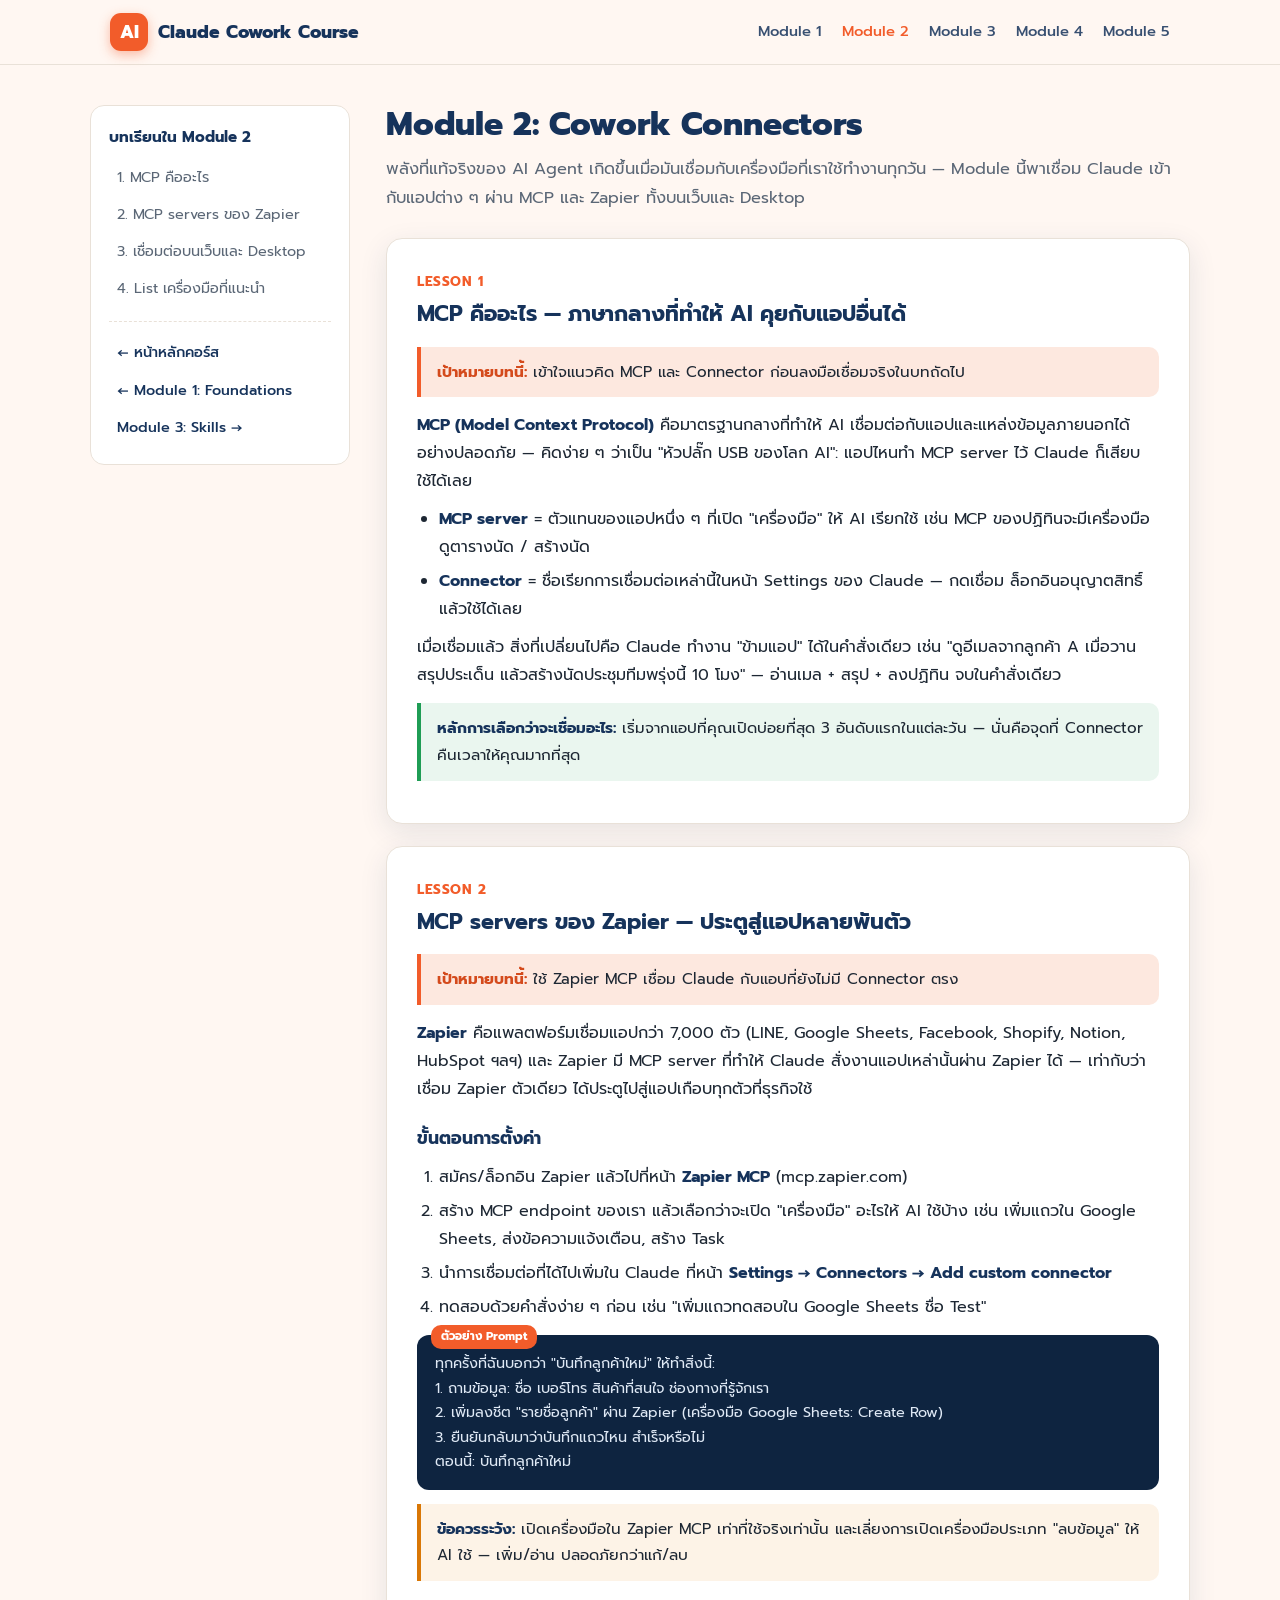
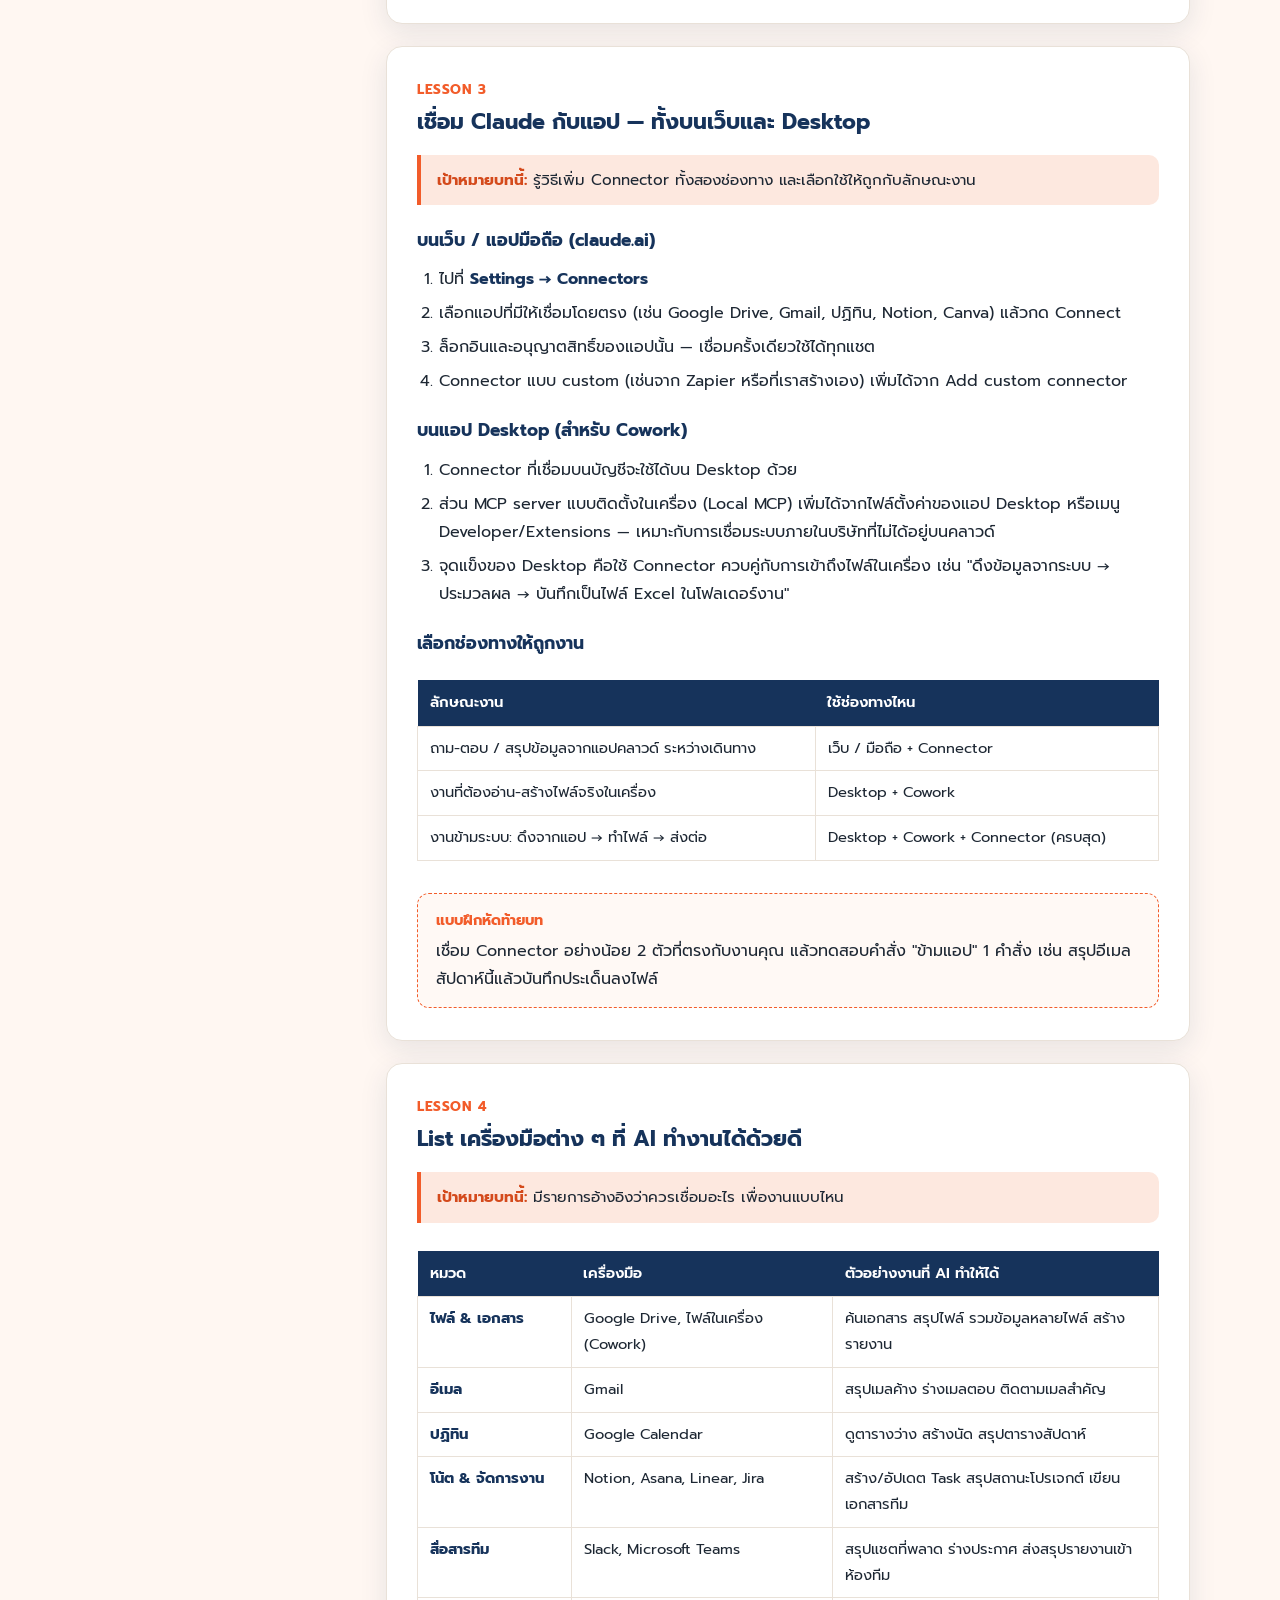
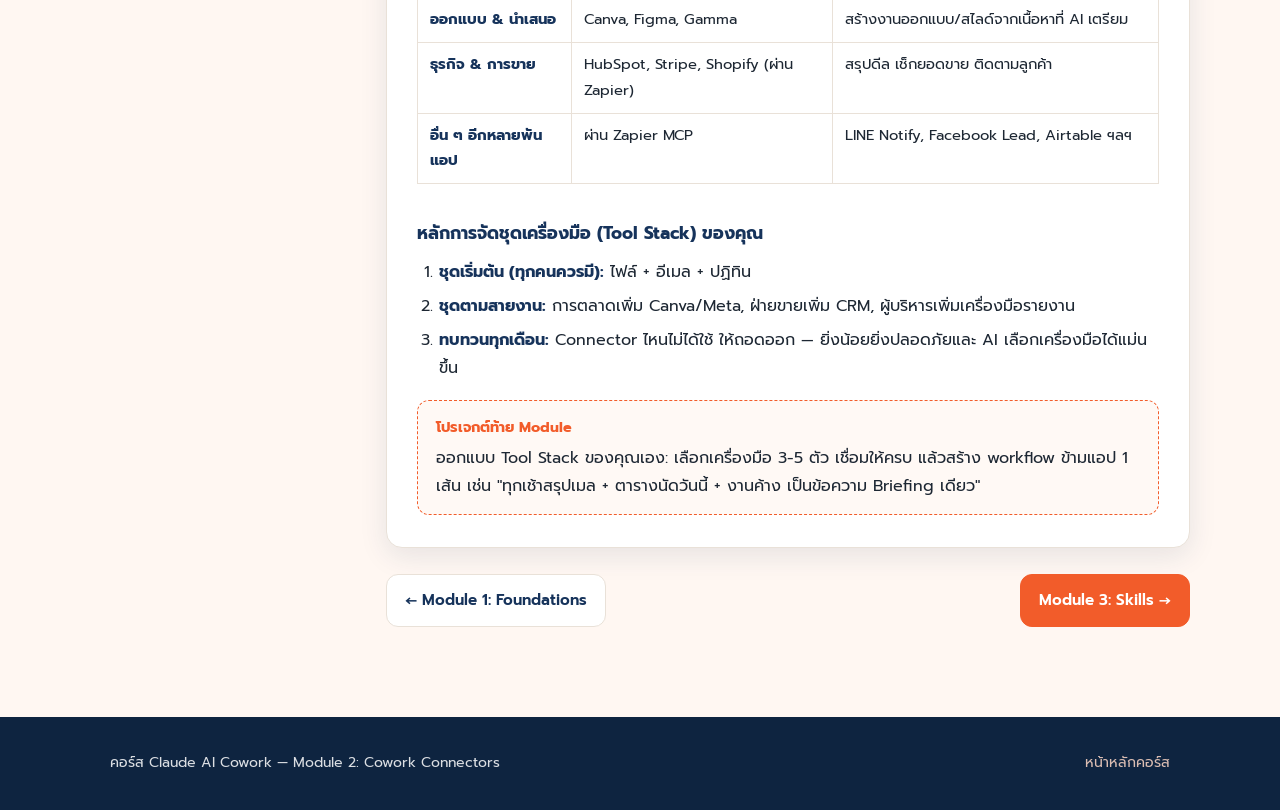
<file: course/module-2.html>
<!DOCTYPE html>
<html lang="th">
<head>
<meta charset="UTF-8">
<meta name="viewport" content="width=device-width, initial-scale=1.0">
<title>Module 2: Cowork Connectors — เชื่อม Claude กับแอปทำงานจริง | คอร์ส Claude AI Cowork</title>
<meta name="description" content="Module 2 ของคอร์ส Claude AI Cowork: เชื่อม Claude กับแอปที่ใช้ทำงานผ่าน MCP servers และ Zapier ทั้งบนเว็บและ Desktop พร้อมรายการเครื่องมือที่ AI ทำงานร่วมด้วยได้ดี">
<link rel="icon" href="data:image/svg+xml,%3Csvg xmlns='http://www.w3.org/2000/svg' viewBox='0 0 64 64'%3E%3Crect width='64' height='64' rx='14' fill='%23F25C2A'/%3E%3Ctext x='32' y='44' font-size='34' font-family='sans-serif' font-weight='bold' fill='white' text-anchor='middle'%3EAI%3C/text%3E%3C/svg%3E">
<link rel="preconnect" href="https://fonts.googleapis.com">
<link rel="preconnect" href="https://fonts.gstatic.com" crossorigin>
<link href="https://fonts.googleapis.com/css2?family=Noto+Sans+Thai:wght@400;500;700;800&family=Prompt:wght@400;500;600;700;800&display=swap" rel="stylesheet">
<link rel="stylesheet" href="course.css">
</head>
<body>

<header class="nav">
  <div class="wrap nav-in">
    <a class="logo" href="index.html"><span class="mark">AI</span> Claude Cowork Course</a>
    <nav class="nav-links">
      <a href="module-1.html">Module 1</a>
      <a href="module-2.html" class="on">Module 2</a>
      <a href="module-3.html">Module 3</a>
      <a href="module-4.html">Module 4</a>
      <a href="module-5.html">Module 5</a>
    </nav>
  </div>
</header>

<div class="wrap layout">

<aside class="toc">
  <div class="t">บทเรียนใน Module 2</div>
  <a href="#l1">1. MCP คืออะไร</a>
  <a href="#l2">2. MCP servers ของ Zapier</a>
  <a href="#l3">3. เชื่อมต่อบนเว็บและ Desktop</a>
  <a href="#l4">4. List เครื่องมือที่แนะนำ</a>
  <div class="mods">
    <a href="index.html">← หน้าหลักคอร์ส</a>
    <a href="module-1.html">← Module 1: Foundations</a>
    <a href="module-3.html">Module 3: Skills →</a>
  </div>
</aside>

<main class="lesson">
  <h1>Module 2: Cowork Connectors</h1>
  <p class="sub">พลังที่แท้จริงของ AI Agent เกิดขึ้นเมื่อมันเชื่อมกับเครื่องมือที่เราใช้ทำงานทุกวัน — Module นี้พาเชื่อม Claude เข้ากับแอปต่าง ๆ ผ่าน MCP และ Zapier ทั้งบนเว็บและ Desktop</p>

  <!-- ================= Lesson 1 ================= -->
  <article id="l1">
    <span class="lnum">Lesson 1</span>
    <h2>MCP คืออะไร — ภาษากลางที่ทำให้ AI คุยกับแอปอื่นได้</h2>
    <div class="goal"><b>เป้าหมายบทนี้:</b> เข้าใจแนวคิด MCP และ Connector ก่อนลงมือเชื่อมจริงในบทถัดไป</div>
    <p><strong>MCP (Model Context Protocol)</strong> คือมาตรฐานกลางที่ทำให้ AI เชื่อมต่อกับแอปและแหล่งข้อมูลภายนอกได้อย่างปลอดภัย — คิดง่าย ๆ ว่าเป็น "หัวปลั๊ก USB ของโลก AI": แอปไหนทำ MCP server ไว้ Claude ก็เสียบใช้ได้เลย</p>
    <ul>
      <li><strong>MCP server</strong> = ตัวแทนของแอปหนึ่ง ๆ ที่เปิด "เครื่องมือ" ให้ AI เรียกใช้ เช่น MCP ของปฏิทินจะมีเครื่องมือ ดูตารางนัด / สร้างนัด</li>
      <li><strong>Connector</strong> = ชื่อเรียกการเชื่อมต่อเหล่านี้ในหน้า Settings ของ Claude — กดเชื่อม ล็อกอินอนุญาตสิทธิ์ แล้วใช้ได้เลย</li>
    </ul>
    <p>เมื่อเชื่อมแล้ว สิ่งที่เปลี่ยนไปคือ Claude ทำงาน "ข้ามแอป" ได้ในคำสั่งเดียว เช่น "ดูอีเมลจากลูกค้า A เมื่อวาน สรุปประเด็น แล้วสร้างนัดประชุมทีมพรุ่งนี้ 10 โมง" — อ่านเมล + สรุป + ลงปฏิทิน จบในคำสั่งเดียว</p>
    <div class="tip"><strong>หลักการเลือกว่าจะเชื่อมอะไร:</strong> เริ่มจากแอปที่คุณเปิดบ่อยที่สุด 3 อันดับแรกในแต่ละวัน — นั่นคือจุดที่ Connector คืนเวลาให้คุณมากที่สุด</div>
  </article>

  <!-- ================= Lesson 2 ================= -->
  <article id="l2">
    <span class="lnum">Lesson 2</span>
    <h2>MCP servers ของ Zapier — ประตูสู่แอปหลายพันตัว</h2>
    <div class="goal"><b>เป้าหมายบทนี้:</b> ใช้ Zapier MCP เชื่อม Claude กับแอปที่ยังไม่มี Connector ตรง</div>
    <p><strong>Zapier</strong> คือแพลตฟอร์มเชื่อมแอปกว่า 7,000 ตัว (LINE, Google Sheets, Facebook, Shopify, Notion, HubSpot ฯลฯ) และ Zapier มี MCP server ที่ทำให้ Claude สั่งงานแอปเหล่านั้นผ่าน Zapier ได้ — เท่ากับว่าเชื่อม Zapier ตัวเดียว ได้ประตูไปสู่แอปเกือบทุกตัวที่ธุรกิจใช้</p>
    <h3>ขั้นตอนการตั้งค่า</h3>
    <ol>
      <li>สมัคร/ล็อกอิน Zapier แล้วไปที่หน้า <strong>Zapier MCP</strong> (mcp.zapier.com)</li>
      <li>สร้าง MCP endpoint ของเรา แล้วเลือกว่าจะเปิด "เครื่องมือ" อะไรให้ AI ใช้บ้าง เช่น เพิ่มแถวใน Google Sheets, ส่งข้อความแจ้งเตือน, สร้าง Task</li>
      <li>นำการเชื่อมต่อที่ได้ไปเพิ่มใน Claude ที่หน้า <strong>Settings → Connectors → Add custom connector</strong></li>
      <li>ทดสอบด้วยคำสั่งง่าย ๆ ก่อน เช่น "เพิ่มแถวทดสอบใน Google Sheets ชื่อ Test"</li>
    </ol>
    <div class="prompt-box">ทุกครั้งที่ฉันบอกว่า "บันทึกลูกค้าใหม่" ให้ทำสิ่งนี้:
1. ถามข้อมูล: ชื่อ เบอร์โทร สินค้าที่สนใจ ช่องทางที่รู้จักเรา
2. เพิ่มลงชีต "รายชื่อลูกค้า" ผ่าน Zapier (เครื่องมือ Google Sheets: Create Row)
3. ยืนยันกลับมาว่าบันทึกแถวไหน สำเร็จหรือไม่
ตอนนี้: บันทึกลูกค้าใหม่</div>
    <div class="warn"><strong>ข้อควรระวัง:</strong> เปิดเครื่องมือใน Zapier MCP เท่าที่ใช้จริงเท่านั้น และเลี่ยงการเปิดเครื่องมือประเภท "ลบข้อมูล" ให้ AI ใช้ — เพิ่ม/อ่าน ปลอดภัยกว่าแก้/ลบ</div>
  </article>

  <!-- ================= Lesson 3 ================= -->
  <article id="l3">
    <span class="lnum">Lesson 3</span>
    <h2>เชื่อม Claude กับแอป — ทั้งบนเว็บและ Desktop</h2>
    <div class="goal"><b>เป้าหมายบทนี้:</b> รู้วิธีเพิ่ม Connector ทั้งสองช่องทาง และเลือกใช้ให้ถูกกับลักษณะงาน</div>
    <h3>บนเว็บ / แอปมือถือ (claude.ai)</h3>
    <ol>
      <li>ไปที่ <strong>Settings → Connectors</strong></li>
      <li>เลือกแอปที่มีให้เชื่อมโดยตรง (เช่น Google Drive, Gmail, ปฏิทิน, Notion, Canva) แล้วกด Connect</li>
      <li>ล็อกอินและอนุญาตสิทธิ์ของแอปนั้น — เชื่อมครั้งเดียวใช้ได้ทุกแชต</li>
      <li>Connector แบบ custom (เช่นจาก Zapier หรือที่เราสร้างเอง) เพิ่มได้จาก Add custom connector</li>
    </ol>
    <h3>บนแอป Desktop (สำหรับ Cowork)</h3>
    <ol>
      <li>Connector ที่เชื่อมบนบัญชีจะใช้ได้บน Desktop ด้วย</li>
      <li>ส่วน MCP server แบบติดตั้งในเครื่อง (Local MCP) เพิ่มได้จากไฟล์ตั้งค่าของแอป Desktop หรือเมนู Developer/Extensions — เหมาะกับการเชื่อมระบบภายในบริษัทที่ไม่ได้อยู่บนคลาวด์</li>
      <li>จุดแข็งของ Desktop คือใช้ Connector ควบคู่กับการเข้าถึงไฟล์ในเครื่อง เช่น "ดึงข้อมูลจากระบบ → ประมวลผล → บันทึกเป็นไฟล์ Excel ในโฟลเดอร์งาน"</li>
    </ol>
    <h3>เลือกช่องทางให้ถูกงาน</h3>
    <div class="table-scroll"><table class="cmp">
      <tr><th>ลักษณะงาน</th><th>ใช้ช่องทางไหน</th></tr>
      <tr><td>ถาม-ตอบ / สรุปข้อมูลจากแอปคลาวด์ ระหว่างเดินทาง</td><td>เว็บ / มือถือ + Connector</td></tr>
      <tr><td>งานที่ต้องอ่าน-สร้างไฟล์จริงในเครื่อง</td><td>Desktop + Cowork</td></tr>
      <tr><td>งานข้ามระบบ: ดึงจากแอป → ทำไฟล์ → ส่งต่อ</td><td>Desktop + Cowork + Connector (ครบสุด)</td></tr>
    </table></div>
    <div class="exercise">
      <div class="et">แบบฝึกหัดท้ายบท</div>
      เชื่อม Connector อย่างน้อย 2 ตัวที่ตรงกับงานคุณ แล้วทดสอบคำสั่ง "ข้ามแอป" 1 คำสั่ง เช่น สรุปอีเมลสัปดาห์นี้แล้วบันทึกประเด็นลงไฟล์
    </div>
  </article>

  <!-- ================= Lesson 4 ================= -->
  <article id="l4">
    <span class="lnum">Lesson 4</span>
    <h2>List เครื่องมือต่าง ๆ ที่ AI ทำงานได้ด้วยดี</h2>
    <div class="goal"><b>เป้าหมายบทนี้:</b> มีรายการอ้างอิงว่าควรเชื่อมอะไร เพื่องานแบบไหน</div>
    <div class="table-scroll"><table class="cmp">
      <tr><th>หมวด</th><th>เครื่องมือ</th><th>ตัวอย่างงานที่ AI ทำให้ได้</th></tr>
      <tr><td><strong>ไฟล์ &amp; เอกสาร</strong></td><td>Google Drive, ไฟล์ในเครื่อง (Cowork)</td><td>ค้นเอกสาร สรุปไฟล์ รวมข้อมูลหลายไฟล์ สร้างรายงาน</td></tr>
      <tr><td><strong>อีเมล</strong></td><td>Gmail</td><td>สรุปเมลค้าง ร่างเมลตอบ ติดตามเมลสำคัญ</td></tr>
      <tr><td><strong>ปฏิทิน</strong></td><td>Google Calendar</td><td>ดูตารางว่าง สร้างนัด สรุปตารางสัปดาห์</td></tr>
      <tr><td><strong>โน้ต &amp; จัดการงาน</strong></td><td>Notion, Asana, Linear, Jira</td><td>สร้าง/อัปเดต Task สรุปสถานะโปรเจกต์ เขียนเอกสารทีม</td></tr>
      <tr><td><strong>สื่อสารทีม</strong></td><td>Slack, Microsoft Teams</td><td>สรุปแชตที่พลาด ร่างประกาศ ส่งสรุปรายงานเข้าห้องทีม</td></tr>
      <tr><td><strong>ออกแบบ &amp; นำเสนอ</strong></td><td>Canva, Figma, Gamma</td><td>สร้างงานออกแบบ/สไลด์จากเนื้อหาที่ AI เตรียม</td></tr>
      <tr><td><strong>ธุรกิจ &amp; การขาย</strong></td><td>HubSpot, Stripe, Shopify (ผ่าน Zapier)</td><td>สรุปดีล เช็กยอดขาย ติดตามลูกค้า</td></tr>
      <tr><td><strong>อื่น ๆ อีกหลายพันแอป</strong></td><td>ผ่าน Zapier MCP</td><td>LINE Notify, Facebook Lead, Airtable ฯลฯ</td></tr>
    </table></div>
    <h3>หลักการจัดชุดเครื่องมือ (Tool Stack) ของคุณ</h3>
    <ol>
      <li><strong>ชุดเริ่มต้น (ทุกคนควรมี):</strong> ไฟล์ + อีเมล + ปฏิทิน</li>
      <li><strong>ชุดตามสายงาน:</strong> การตลาดเพิ่ม Canva/Meta, ฝ่ายขายเพิ่ม CRM, ผู้บริหารเพิ่มเครื่องมือรายงาน</li>
      <li><strong>ทบทวนทุกเดือน:</strong> Connector ไหนไม่ได้ใช้ ให้ถอดออก — ยิ่งน้อยยิ่งปลอดภัยและ AI เลือกเครื่องมือได้แม่นขึ้น</li>
    </ol>
    <div class="exercise">
      <div class="et">โปรเจกต์ท้าย Module</div>
      ออกแบบ Tool Stack ของคุณเอง: เลือกเครื่องมือ 3-5 ตัว เชื่อมให้ครบ แล้วสร้าง workflow ข้ามแอป 1 เส้น เช่น "ทุกเช้าสรุปเมล + ตารางนัดวันนี้ + งานค้าง เป็นข้อความ Briefing เดียว"
    </div>
  </article>

  <div class="pager">
    <a href="module-1.html">← Module 1: Foundations</a>
    <a class="next" href="module-3.html">Module 3: Skills →</a>
  </div>
</main>
</div>

<footer>
  <div class="wrap f-in">
    <div>คอร์ส Claude AI Cowork — Module 2: Cowork Connectors</div>
    <div><a href="index.html">หน้าหลักคอร์ส</a></div>
  </div>
</footer>

</body>
</html>
</file>
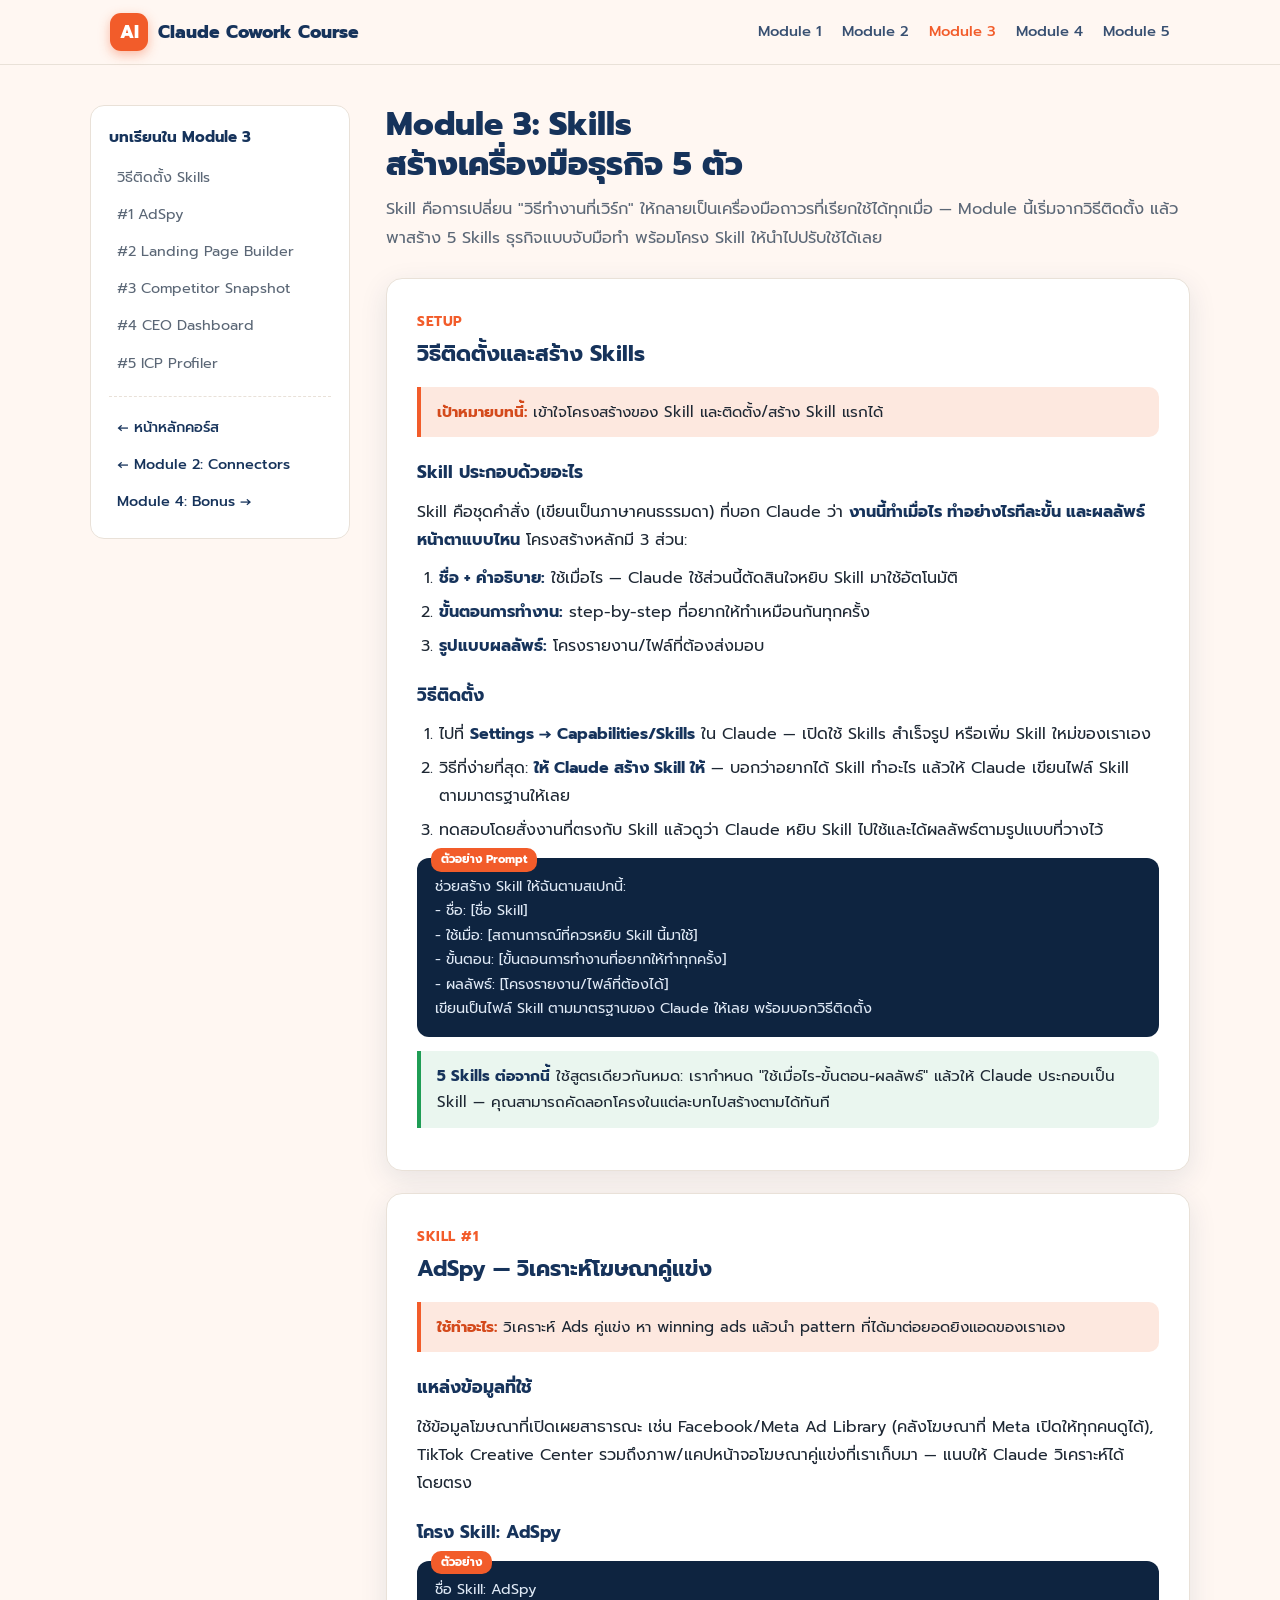
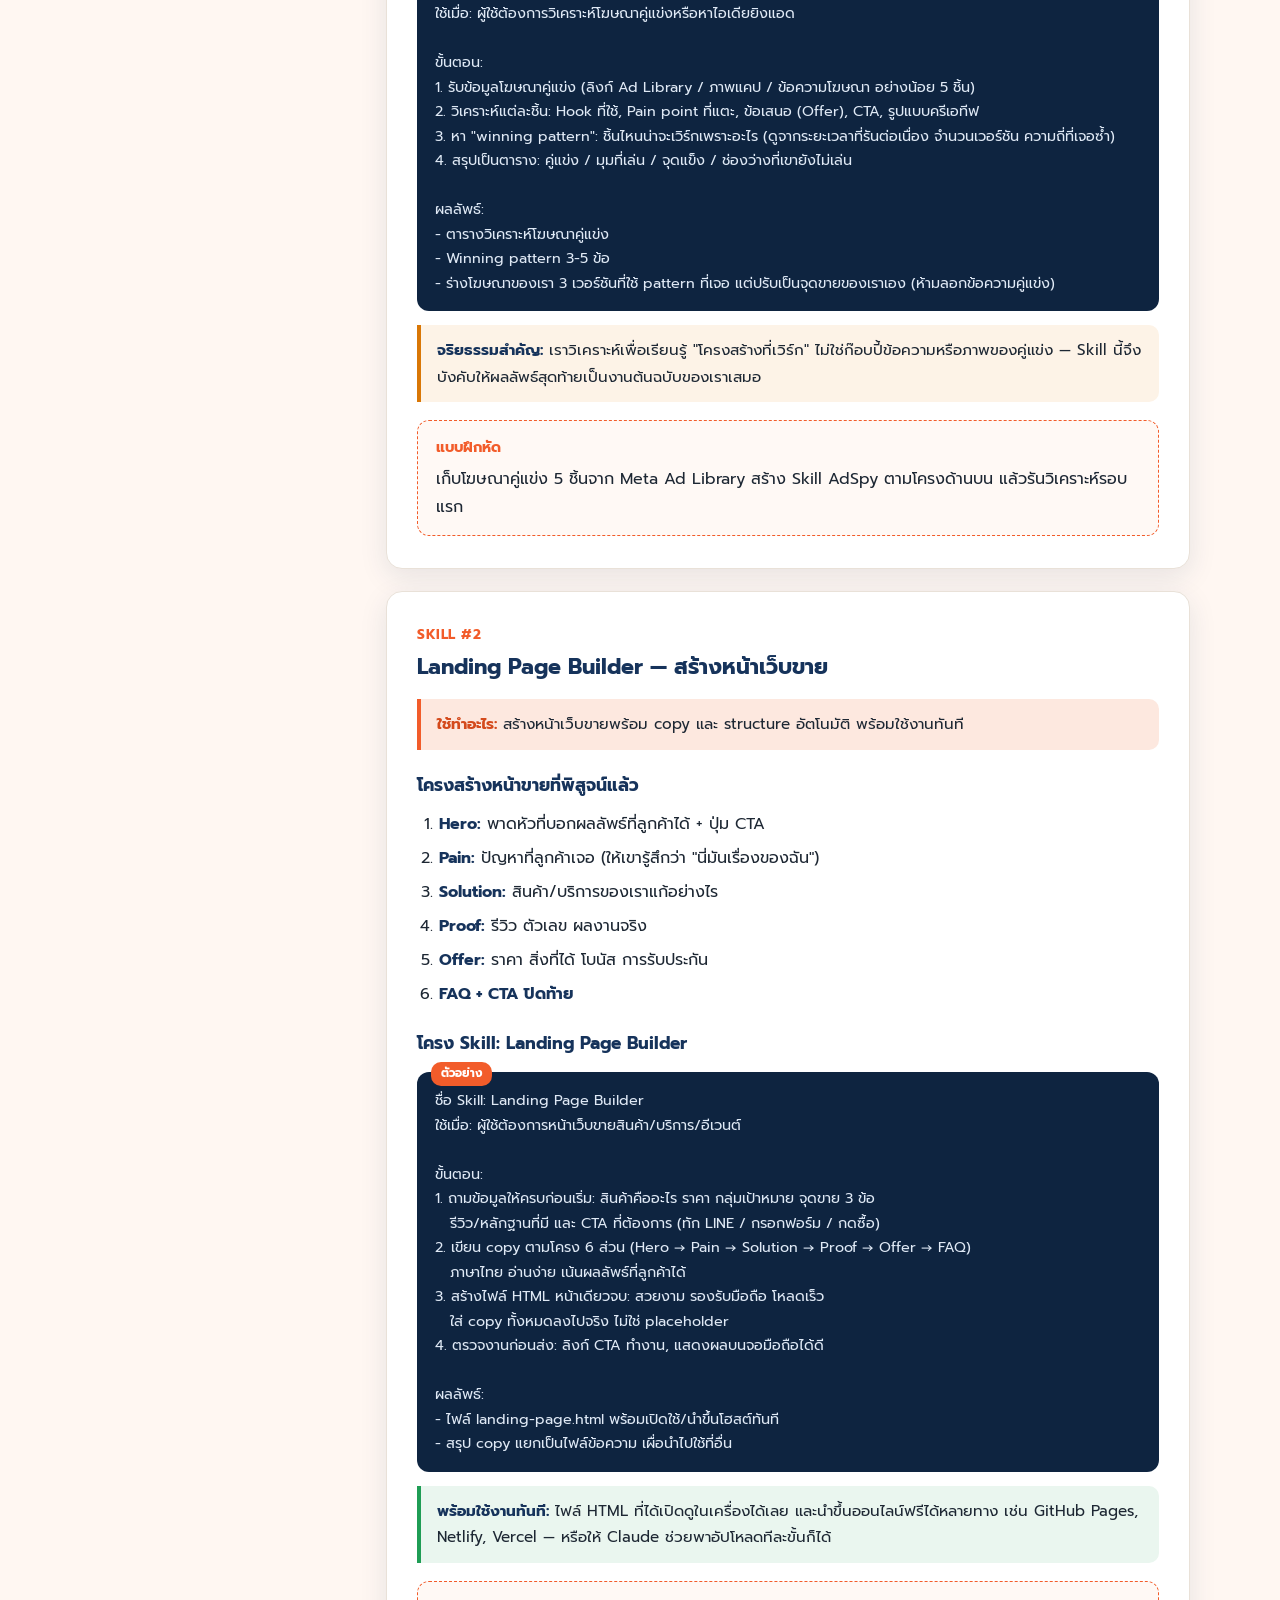
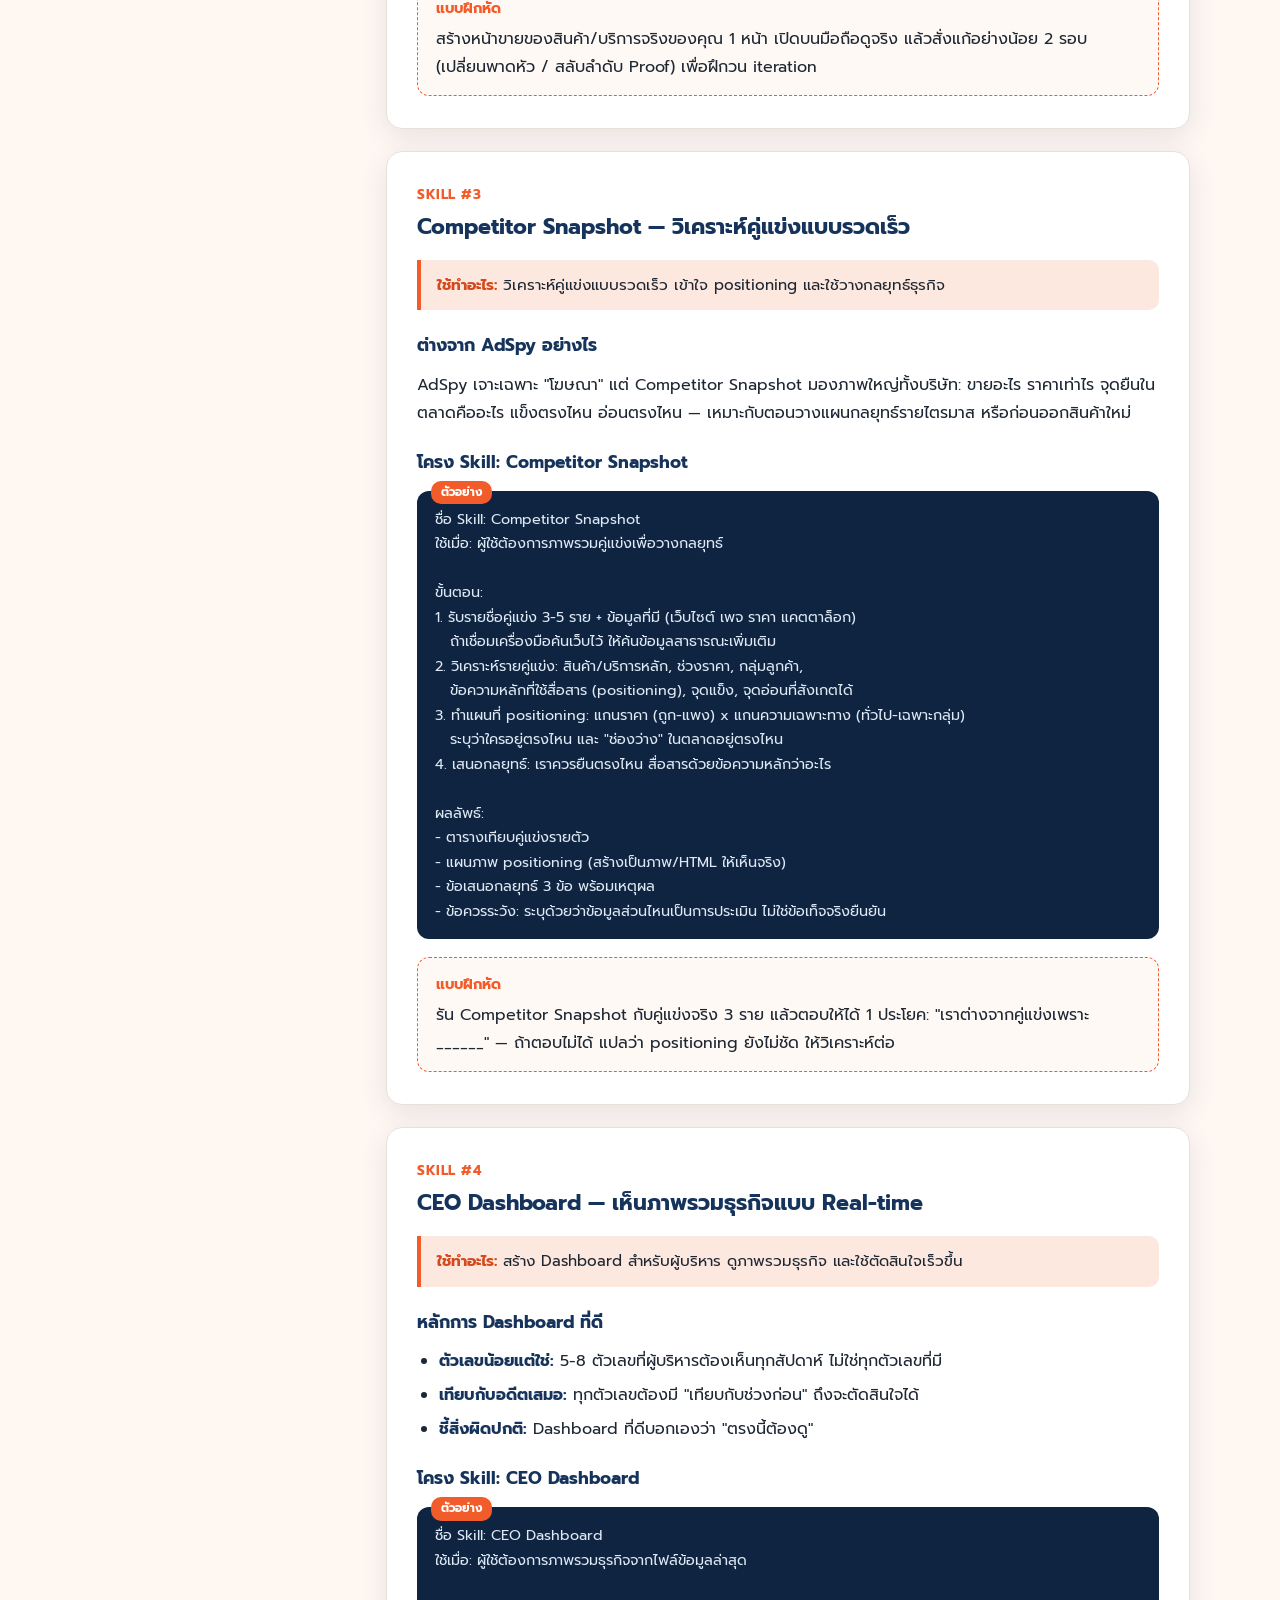
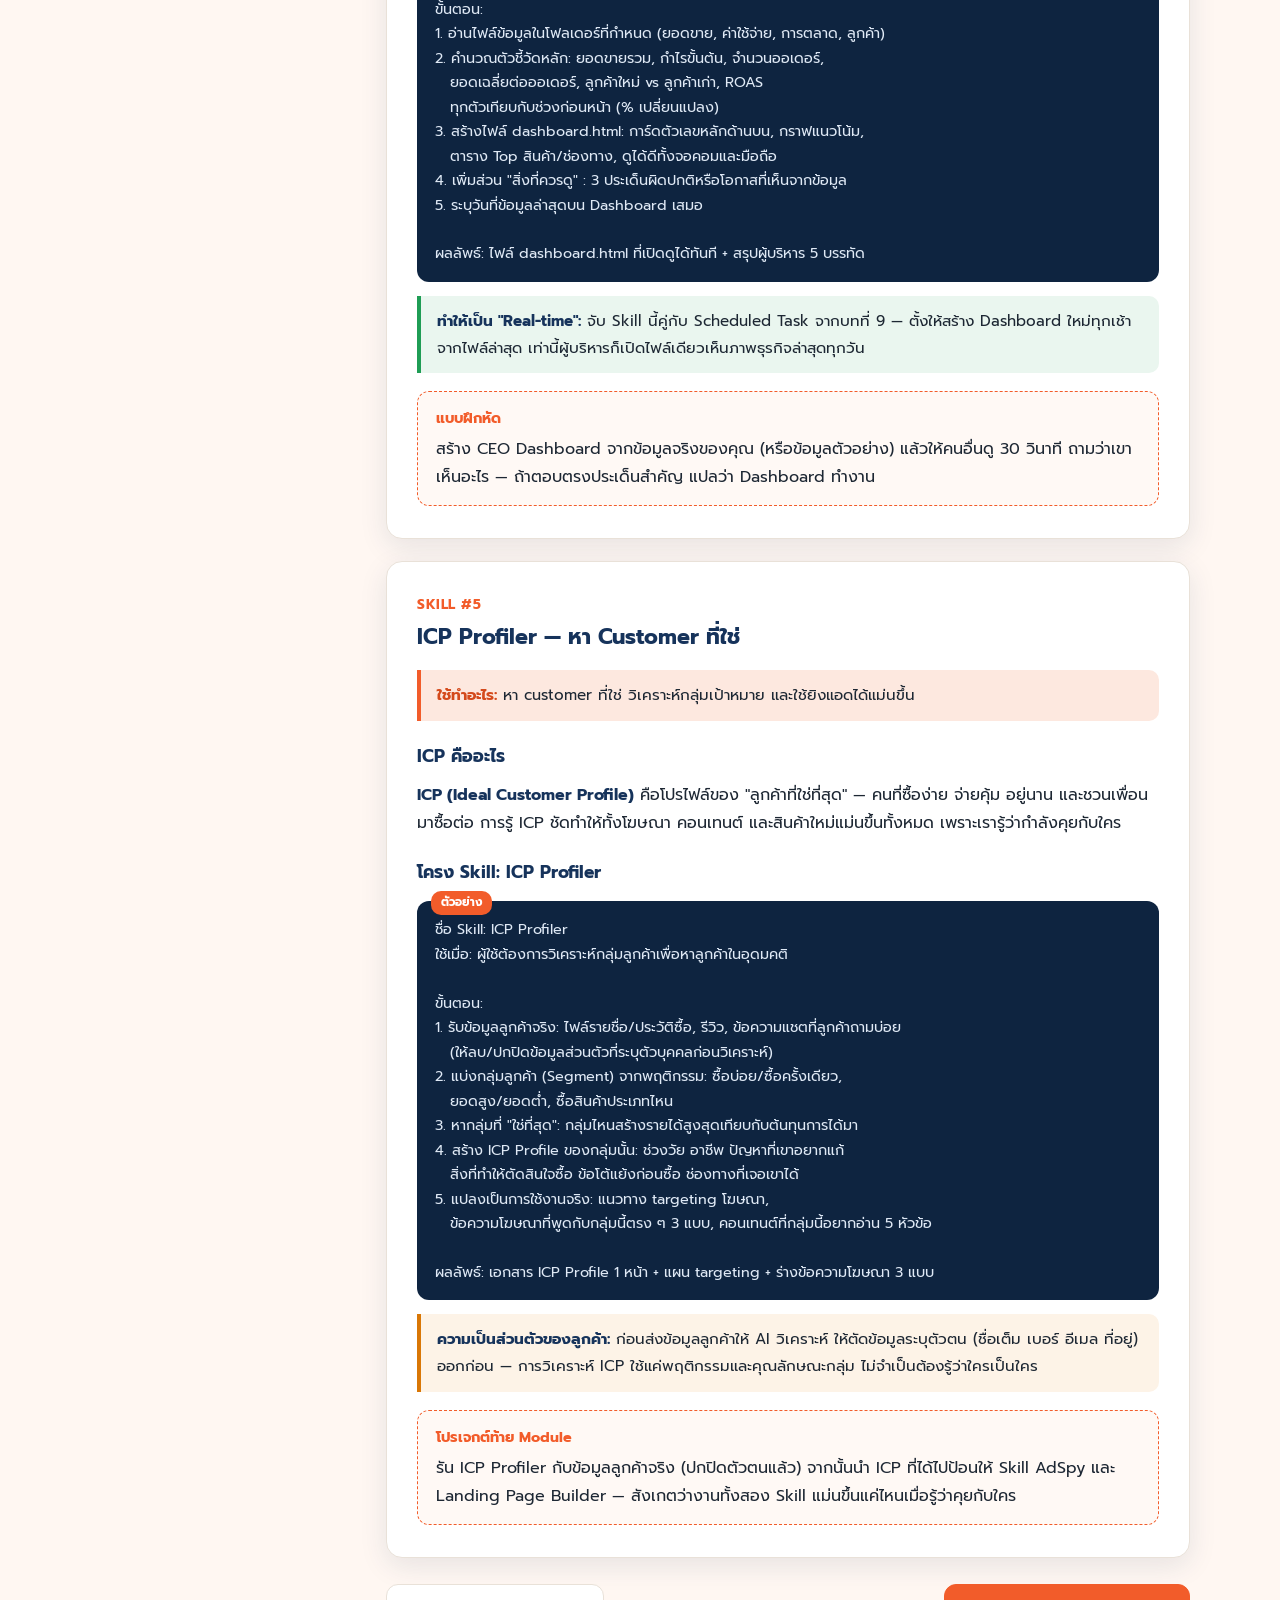
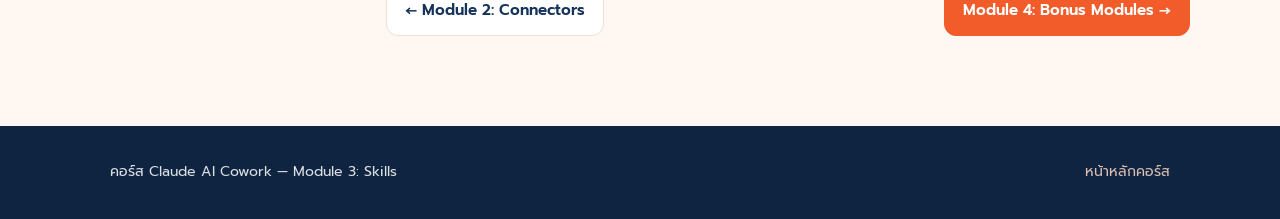
<file: course/module-3.html>
<!DOCTYPE html>
<html lang="th">
<head>
<meta charset="UTF-8">
<meta name="viewport" content="width=device-width, initial-scale=1.0">
<title>Module 3: Skills — สร้างเครื่องมือธุรกิจ 5 ตัว | คอร์ส Claude AI Cowork</title>
<meta name="description" content="Module 3 ของคอร์ส Claude AI Cowork: วิธีติดตั้ง Skills และสร้าง 5 Skills ธุรกิจ — AdSpy, Landing Page Builder, Competitor Snapshot, CEO Dashboard และ ICP Profiler">
<link rel="icon" href="data:image/svg+xml,%3Csvg xmlns='http://www.w3.org/2000/svg' viewBox='0 0 64 64'%3E%3Crect width='64' height='64' rx='14' fill='%23F25C2A'/%3E%3Ctext x='32' y='44' font-size='34' font-family='sans-serif' font-weight='bold' fill='white' text-anchor='middle'%3EAI%3C/text%3E%3C/svg%3E">
<link rel="preconnect" href="https://fonts.googleapis.com">
<link rel="preconnect" href="https://fonts.gstatic.com" crossorigin>
<link href="https://fonts.googleapis.com/css2?family=Noto+Sans+Thai:wght@400;500;700;800&family=Prompt:wght@400;500;600;700;800&display=swap" rel="stylesheet">
<link rel="stylesheet" href="course.css">
</head>
<body>

<header class="nav">
  <div class="wrap nav-in">
    <a class="logo" href="index.html"><span class="mark">AI</span> Claude Cowork Course</a>
    <nav class="nav-links">
      <a href="module-1.html">Module 1</a>
      <a href="module-2.html">Module 2</a>
      <a href="module-3.html" class="on">Module 3</a>
      <a href="module-4.html">Module 4</a>
      <a href="module-5.html">Module 5</a>
    </nav>
  </div>
</header>

<div class="wrap layout">

<aside class="toc">
  <div class="t">บทเรียนใน Module 3</div>
  <a href="#l0">วิธีติดตั้ง Skills</a>
  <a href="#l1">#1 AdSpy</a>
  <a href="#l2">#2 Landing Page Builder</a>
  <a href="#l3">#3 Competitor Snapshot</a>
  <a href="#l4">#4 CEO Dashboard</a>
  <a href="#l5">#5 ICP Profiler</a>
  <div class="mods">
    <a href="index.html">← หน้าหลักคอร์ส</a>
    <a href="module-2.html">← Module 2: Connectors</a>
    <a href="module-4.html">Module 4: Bonus →</a>
  </div>
</aside>

<main class="lesson">
  <h1>Module 3: Skills<br>สร้างเครื่องมือธุรกิจ 5 ตัว</h1>
  <p class="sub">Skill คือการเปลี่ยน "วิธีทำงานที่เวิร์ก" ให้กลายเป็นเครื่องมือถาวรที่เรียกใช้ได้ทุกเมื่อ — Module นี้เริ่มจากวิธีติดตั้ง แล้วพาสร้าง 5 Skills ธุรกิจแบบจับมือทำ พร้อมโครง Skill ให้นำไปปรับใช้ได้เลย</p>

  <!-- ================= Setup ================= -->
  <article id="l0">
    <span class="lnum">Setup</span>
    <h2>วิธีติดตั้งและสร้าง Skills</h2>
    <div class="goal"><b>เป้าหมายบทนี้:</b> เข้าใจโครงสร้างของ Skill และติดตั้ง/สร้าง Skill แรกได้</div>
    <h3>Skill ประกอบด้วยอะไร</h3>
    <p>Skill คือชุดคำสั่ง (เขียนเป็นภาษาคนธรรมดา) ที่บอก Claude ว่า <strong>งานนี้ทำเมื่อไร ทำอย่างไรทีละขั้น และผลลัพธ์หน้าตาแบบไหน</strong> โครงสร้างหลักมี 3 ส่วน:</p>
    <ol>
      <li><strong>ชื่อ + คำอธิบาย:</strong> ใช้เมื่อไร — Claude ใช้ส่วนนี้ตัดสินใจหยิบ Skill มาใช้อัตโนมัติ</li>
      <li><strong>ขั้นตอนการทำงาน:</strong> step-by-step ที่อยากให้ทำเหมือนกันทุกครั้ง</li>
      <li><strong>รูปแบบผลลัพธ์:</strong> โครงรายงาน/ไฟล์ที่ต้องส่งมอบ</li>
    </ol>
    <h3>วิธีติดตั้ง</h3>
    <ol>
      <li>ไปที่ <strong>Settings → Capabilities/Skills</strong> ใน Claude — เปิดใช้ Skills สำเร็จรูป หรือเพิ่ม Skill ใหม่ของเราเอง</li>
      <li>วิธีที่ง่ายที่สุด: <strong>ให้ Claude สร้าง Skill ให้</strong> — บอกว่าอยากได้ Skill ทำอะไร แล้วให้ Claude เขียนไฟล์ Skill ตามมาตรฐานให้เลย</li>
      <li>ทดสอบโดยสั่งงานที่ตรงกับ Skill แล้วดูว่า Claude หยิบ Skill ไปใช้และได้ผลลัพธ์ตามรูปแบบที่วางไว้</li>
    </ol>
    <div class="prompt-box">ช่วยสร้าง Skill ให้ฉันตามสเปกนี้:
- ชื่อ: [ชื่อ Skill]
- ใช้เมื่อ: [สถานการณ์ที่ควรหยิบ Skill นี้มาใช้]
- ขั้นตอน: [ขั้นตอนการทำงานที่อยากให้ทำทุกครั้ง]
- ผลลัพธ์: [โครงรายงาน/ไฟล์ที่ต้องได้]
เขียนเป็นไฟล์ Skill ตามมาตรฐานของ Claude ให้เลย พร้อมบอกวิธีติดตั้ง</div>
    <div class="tip"><strong>5 Skills ต่อจากนี้</strong> ใช้สูตรเดียวกันหมด: เรากำหนด "ใช้เมื่อไร-ขั้นตอน-ผลลัพธ์" แล้วให้ Claude ประกอบเป็น Skill — คุณสามารถคัดลอกโครงในแต่ละบทไปสร้างตามได้ทันที</div>
  </article>

  <!-- ================= Skill 1 ================= -->
  <article id="l1">
    <span class="lnum">Skill #1</span>
    <h2>AdSpy — วิเคราะห์โฆษณาคู่แข่ง</h2>
    <div class="goal"><b>ใช้ทำอะไร:</b> วิเคราะห์ Ads คู่แข่ง หา winning ads แล้วนำ pattern ที่ได้มาต่อยอดยิงแอดของเราเอง</div>
    <h3>แหล่งข้อมูลที่ใช้</h3>
    <p>ใช้ข้อมูลโฆษณาที่เปิดเผยสาธารณะ เช่น Facebook/Meta Ad Library (คลังโฆษณาที่ Meta เปิดให้ทุกคนดูได้), TikTok Creative Center รวมถึงภาพ/แคปหน้าจอโฆษณาคู่แข่งที่เราเก็บมา — แนบให้ Claude วิเคราะห์ได้โดยตรง</p>
    <h3>โครง Skill: AdSpy</h3>
    <div class="prompt-box plain">ชื่อ Skill: AdSpy
ใช้เมื่อ: ผู้ใช้ต้องการวิเคราะห์โฆษณาคู่แข่งหรือหาไอเดียยิงแอด

ขั้นตอน:
1. รับข้อมูลโฆษณาคู่แข่ง (ลิงก์ Ad Library / ภาพแคป / ข้อความโฆษณา อย่างน้อย 5 ชิ้น)
2. วิเคราะห์แต่ละชิ้น: Hook ที่ใช้, Pain point ที่แตะ, ข้อเสนอ (Offer), CTA, รูปแบบครีเอทีฟ
3. หา "winning pattern": ชิ้นไหนน่าจะเวิร์กเพราะอะไร (ดูจากระยะเวลาที่รันต่อเนื่อง จำนวนเวอร์ชัน ความถี่ที่เจอซ้ำ)
4. สรุปเป็นตาราง: คู่แข่ง / มุมที่เล่น / จุดแข็ง / ช่องว่างที่เขายังไม่เล่น

ผลลัพธ์:
- ตารางวิเคราะห์โฆษณาคู่แข่ง
- Winning pattern 3-5 ข้อ
- ร่างโฆษณาของเรา 3 เวอร์ชันที่ใช้ pattern ที่เจอ แต่ปรับเป็นจุดขายของเราเอง (ห้ามลอกข้อความคู่แข่ง)</div>
    <div class="warn"><strong>จริยธรรมสำคัญ:</strong> เราวิเคราะห์เพื่อเรียนรู้ "โครงสร้างที่เวิร์ก" ไม่ใช่ก๊อบปี้ข้อความหรือภาพของคู่แข่ง — Skill นี้จึงบังคับให้ผลลัพธ์สุดท้ายเป็นงานต้นฉบับของเราเสมอ</div>
    <div class="exercise">
      <div class="et">แบบฝึกหัด</div>
      เก็บโฆษณาคู่แข่ง 5 ชิ้นจาก Meta Ad Library สร้าง Skill AdSpy ตามโครงด้านบน แล้วรันวิเคราะห์รอบแรก
    </div>
  </article>

  <!-- ================= Skill 2 ================= -->
  <article id="l2">
    <span class="lnum">Skill #2</span>
    <h2>Landing Page Builder — สร้างหน้าเว็บขาย</h2>
    <div class="goal"><b>ใช้ทำอะไร:</b> สร้างหน้าเว็บขายพร้อม copy และ structure อัตโนมัติ พร้อมใช้งานทันที</div>
    <h3>โครงสร้างหน้าขายที่พิสูจน์แล้ว</h3>
    <ol>
      <li><strong>Hero:</strong> พาดหัวที่บอกผลลัพธ์ที่ลูกค้าได้ + ปุ่ม CTA</li>
      <li><strong>Pain:</strong> ปัญหาที่ลูกค้าเจอ (ให้เขารู้สึกว่า "นี่มันเรื่องของฉัน")</li>
      <li><strong>Solution:</strong> สินค้า/บริการของเราแก้อย่างไร</li>
      <li><strong>Proof:</strong> รีวิว ตัวเลข ผลงานจริง</li>
      <li><strong>Offer:</strong> ราคา สิ่งที่ได้ โบนัส การรับประกัน</li>
      <li><strong>FAQ + CTA ปิดท้าย</strong></li>
    </ol>
    <h3>โครง Skill: Landing Page Builder</h3>
    <div class="prompt-box plain">ชื่อ Skill: Landing Page Builder
ใช้เมื่อ: ผู้ใช้ต้องการหน้าเว็บขายสินค้า/บริการ/อีเวนต์

ขั้นตอน:
1. ถามข้อมูลให้ครบก่อนเริ่ม: สินค้าคืออะไร ราคา กลุ่มเป้าหมาย จุดขาย 3 ข้อ
   รีวิว/หลักฐานที่มี และ CTA ที่ต้องการ (ทัก LINE / กรอกฟอร์ม / กดซื้อ)
2. เขียน copy ตามโครง 6 ส่วน (Hero → Pain → Solution → Proof → Offer → FAQ)
   ภาษาไทย อ่านง่าย เน้นผลลัพธ์ที่ลูกค้าได้
3. สร้างไฟล์ HTML หน้าเดียวจบ: สวยงาม รองรับมือถือ โหลดเร็ว
   ใส่ copy ทั้งหมดลงไปจริง ไม่ใช่ placeholder
4. ตรวจงานก่อนส่ง: ลิงก์ CTA ทำงาน, แสดงผลบนจอมือถือได้ดี

ผลลัพธ์:
- ไฟล์ landing-page.html พร้อมเปิดใช้/นำขึ้นโฮสต์ทันที
- สรุป copy แยกเป็นไฟล์ข้อความ เผื่อนำไปใช้ที่อื่น</div>
    <div class="tip"><strong>พร้อมใช้งานทันที:</strong> ไฟล์ HTML ที่ได้เปิดดูในเครื่องได้เลย และนำขึ้นออนไลน์ฟรีได้หลายทาง เช่น GitHub Pages, Netlify, Vercel — หรือให้ Claude ช่วยพาอัปโหลดทีละขั้นก็ได้</div>
    <div class="exercise">
      <div class="et">แบบฝึกหัด</div>
      สร้างหน้าขายของสินค้า/บริการจริงของคุณ 1 หน้า เปิดบนมือถือดูจริง แล้วสั่งแก้อย่างน้อย 2 รอบ (เปลี่ยนพาดหัว / สลับลำดับ Proof) เพื่อฝึกวน iteration
    </div>
  </article>

  <!-- ================= Skill 3 ================= -->
  <article id="l3">
    <span class="lnum">Skill #3</span>
    <h2>Competitor Snapshot — วิเคราะห์คู่แข่งแบบรวดเร็ว</h2>
    <div class="goal"><b>ใช้ทำอะไร:</b> วิเคราะห์คู่แข่งแบบรวดเร็ว เข้าใจ positioning และใช้วางกลยุทธ์ธุรกิจ</div>
    <h3>ต่างจาก AdSpy อย่างไร</h3>
    <p>AdSpy เจาะเฉพาะ "โฆษณา" แต่ Competitor Snapshot มองภาพใหญ่ทั้งบริษัท: ขายอะไร ราคาเท่าไร จุดยืนในตลาดคืออะไร แข็งตรงไหน อ่อนตรงไหน — เหมาะกับตอนวางแผนกลยุทธ์รายไตรมาส หรือก่อนออกสินค้าใหม่</p>
    <h3>โครง Skill: Competitor Snapshot</h3>
    <div class="prompt-box plain">ชื่อ Skill: Competitor Snapshot
ใช้เมื่อ: ผู้ใช้ต้องการภาพรวมคู่แข่งเพื่อวางกลยุทธ์

ขั้นตอน:
1. รับรายชื่อคู่แข่ง 3-5 ราย + ข้อมูลที่มี (เว็บไซต์ เพจ ราคา แคตตาล็อก)
   ถ้าเชื่อมเครื่องมือค้นเว็บไว้ ให้ค้นข้อมูลสาธารณะเพิ่มเติม
2. วิเคราะห์รายคู่แข่ง: สินค้า/บริการหลัก, ช่วงราคา, กลุ่มลูกค้า,
   ข้อความหลักที่ใช้สื่อสาร (positioning), จุดแข็ง, จุดอ่อนที่สังเกตได้
3. ทำแผนที่ positioning: แกนราคา (ถูก-แพง) x แกนความเฉพาะทาง (ทั่วไป-เฉพาะกลุ่ม)
   ระบุว่าใครอยู่ตรงไหน และ "ช่องว่าง" ในตลาดอยู่ตรงไหน
4. เสนอกลยุทธ์: เราควรยืนตรงไหน สื่อสารด้วยข้อความหลักว่าอะไร

ผลลัพธ์:
- ตารางเทียบคู่แข่งรายตัว
- แผนภาพ positioning (สร้างเป็นภาพ/HTML ให้เห็นจริง)
- ข้อเสนอกลยุทธ์ 3 ข้อ พร้อมเหตุผล
- ข้อควรระวัง: ระบุด้วยว่าข้อมูลส่วนไหนเป็นการประเมิน ไม่ใช่ข้อเท็จจริงยืนยัน</div>
    <div class="exercise">
      <div class="et">แบบฝึกหัด</div>
      รัน Competitor Snapshot กับคู่แข่งจริง 3 ราย แล้วตอบให้ได้ 1 ประโยค: "เราต่างจากคู่แข่งเพราะ ______" — ถ้าตอบไม่ได้ แปลว่า positioning ยังไม่ชัด ให้วิเคราะห์ต่อ
    </div>
  </article>

  <!-- ================= Skill 4 ================= -->
  <article id="l4">
    <span class="lnum">Skill #4</span>
    <h2>CEO Dashboard — เห็นภาพรวมธุรกิจแบบ Real-time</h2>
    <div class="goal"><b>ใช้ทำอะไร:</b> สร้าง Dashboard สำหรับผู้บริหาร ดูภาพรวมธุรกิจ และใช้ตัดสินใจเร็วขึ้น</div>
    <h3>หลักการ Dashboard ที่ดี</h3>
    <ul>
      <li><strong>ตัวเลขน้อยแต่ใช่:</strong> 5-8 ตัวเลขที่ผู้บริหารต้องเห็นทุกสัปดาห์ ไม่ใช่ทุกตัวเลขที่มี</li>
      <li><strong>เทียบกับอดีตเสมอ:</strong> ทุกตัวเลขต้องมี "เทียบกับช่วงก่อน" ถึงจะตัดสินใจได้</li>
      <li><strong>ชี้สิ่งผิดปกติ:</strong> Dashboard ที่ดีบอกเองว่า "ตรงนี้ต้องดู"</li>
    </ul>
    <h3>โครง Skill: CEO Dashboard</h3>
    <div class="prompt-box plain">ชื่อ Skill: CEO Dashboard
ใช้เมื่อ: ผู้ใช้ต้องการภาพรวมธุรกิจจากไฟล์ข้อมูลล่าสุด

ขั้นตอน:
1. อ่านไฟล์ข้อมูลในโฟลเดอร์ที่กำหนด (ยอดขาย, ค่าใช้จ่าย, การตลาด, ลูกค้า)
2. คำนวณตัวชี้วัดหลัก: ยอดขายรวม, กำไรขั้นต้น, จำนวนออเดอร์,
   ยอดเฉลี่ยต่อออเดอร์, ลูกค้าใหม่ vs ลูกค้าเก่า, ROAS
   ทุกตัวเทียบกับช่วงก่อนหน้า (% เปลี่ยนแปลง)
3. สร้างไฟล์ dashboard.html: การ์ดตัวเลขหลักด้านบน, กราฟแนวโน้ม,
   ตาราง Top สินค้า/ช่องทาง, ดูได้ดีทั้งจอคอมและมือถือ
4. เพิ่มส่วน "สิ่งที่ควรดู" : 3 ประเด็นผิดปกติหรือโอกาสที่เห็นจากข้อมูล
5. ระบุวันที่ข้อมูลล่าสุดบน Dashboard เสมอ

ผลลัพธ์: ไฟล์ dashboard.html ที่เปิดดูได้ทันที + สรุปผู้บริหาร 5 บรรทัด</div>
    <div class="tip"><strong>ทำให้เป็น "Real-time":</strong> จับ Skill นี้คู่กับ Scheduled Task จากบทที่ 9 — ตั้งให้สร้าง Dashboard ใหม่ทุกเช้าจากไฟล์ล่าสุด เท่านี้ผู้บริหารก็เปิดไฟล์เดียวเห็นภาพธุรกิจล่าสุดทุกวัน</div>
    <div class="exercise">
      <div class="et">แบบฝึกหัด</div>
      สร้าง CEO Dashboard จากข้อมูลจริงของคุณ (หรือข้อมูลตัวอย่าง) แล้วให้คนอื่นดู 30 วินาที ถามว่าเขาเห็นอะไร — ถ้าตอบตรงประเด็นสำคัญ แปลว่า Dashboard ทำงาน
    </div>
  </article>

  <!-- ================= Skill 5 ================= -->
  <article id="l5">
    <span class="lnum">Skill #5</span>
    <h2>ICP Profiler — หา Customer ที่ใช่</h2>
    <div class="goal"><b>ใช้ทำอะไร:</b> หา customer ที่ใช่ วิเคราะห์กลุ่มเป้าหมาย และใช้ยิงแอดได้แม่นขึ้น</div>
    <h3>ICP คืออะไร</h3>
    <p><strong>ICP (Ideal Customer Profile)</strong> คือโปรไฟล์ของ "ลูกค้าที่ใช่ที่สุด" — คนที่ซื้อง่าย จ่ายคุ้ม อยู่นาน และชวนเพื่อนมาซื้อต่อ การรู้ ICP ชัดทำให้ทั้งโฆษณา คอนเทนต์ และสินค้าใหม่แม่นขึ้นทั้งหมด เพราะเรารู้ว่ากำลังคุยกับใคร</p>
    <h3>โครง Skill: ICP Profiler</h3>
    <div class="prompt-box plain">ชื่อ Skill: ICP Profiler
ใช้เมื่อ: ผู้ใช้ต้องการวิเคราะห์กลุ่มลูกค้าเพื่อหาลูกค้าในอุดมคติ

ขั้นตอน:
1. รับข้อมูลลูกค้าจริง: ไฟล์รายชื่อ/ประวัติซื้อ, รีวิว, ข้อความแชตที่ลูกค้าถามบ่อย
   (ให้ลบ/ปกปิดข้อมูลส่วนตัวที่ระบุตัวบุคคลก่อนวิเคราะห์)
2. แบ่งกลุ่มลูกค้า (Segment) จากพฤติกรรม: ซื้อบ่อย/ซื้อครั้งเดียว,
   ยอดสูง/ยอดต่ำ, ซื้อสินค้าประเภทไหน
3. หากลุ่มที่ "ใช่ที่สุด": กลุ่มไหนสร้างรายได้สูงสุดเทียบกับต้นทุนการได้มา
4. สร้าง ICP Profile ของกลุ่มนั้น: ช่วงวัย อาชีพ ปัญหาที่เขาอยากแก้
   สิ่งที่ทำให้ตัดสินใจซื้อ ข้อโต้แย้งก่อนซื้อ ช่องทางที่เจอเขาได้
5. แปลงเป็นการใช้งานจริง: แนวทาง targeting โฆษณา,
   ข้อความโฆษณาที่พูดกับกลุ่มนี้ตรง ๆ 3 แบบ, คอนเทนต์ที่กลุ่มนี้อยากอ่าน 5 หัวข้อ

ผลลัพธ์: เอกสาร ICP Profile 1 หน้า + แผน targeting + ร่างข้อความโฆษณา 3 แบบ</div>
    <div class="warn"><strong>ความเป็นส่วนตัวของลูกค้า:</strong> ก่อนส่งข้อมูลลูกค้าให้ AI วิเคราะห์ ให้ตัดข้อมูลระบุตัวตน (ชื่อเต็ม เบอร์ อีเมล ที่อยู่) ออกก่อน — การวิเคราะห์ ICP ใช้แค่พฤติกรรมและคุณลักษณะกลุ่ม ไม่จำเป็นต้องรู้ว่าใครเป็นใคร</div>
    <div class="exercise">
      <div class="et">โปรเจกต์ท้าย Module</div>
      รัน ICP Profiler กับข้อมูลลูกค้าจริง (ปกปิดตัวตนแล้ว) จากนั้นนำ ICP ที่ได้ไปป้อนให้ Skill AdSpy และ Landing Page Builder — สังเกตว่างานทั้งสอง Skill แม่นขึ้นแค่ไหนเมื่อรู้ว่าคุยกับใคร
    </div>
  </article>

  <div class="pager">
    <a href="module-2.html">← Module 2: Connectors</a>
    <a class="next" href="module-4.html">Module 4: Bonus Modules →</a>
  </div>
</main>
</div>

<footer>
  <div class="wrap f-in">
    <div>คอร์ส Claude AI Cowork — Module 3: Skills</div>
    <div><a href="index.html">หน้าหลักคอร์ส</a></div>
  </div>
</footer>

</body>
</html>
</file>
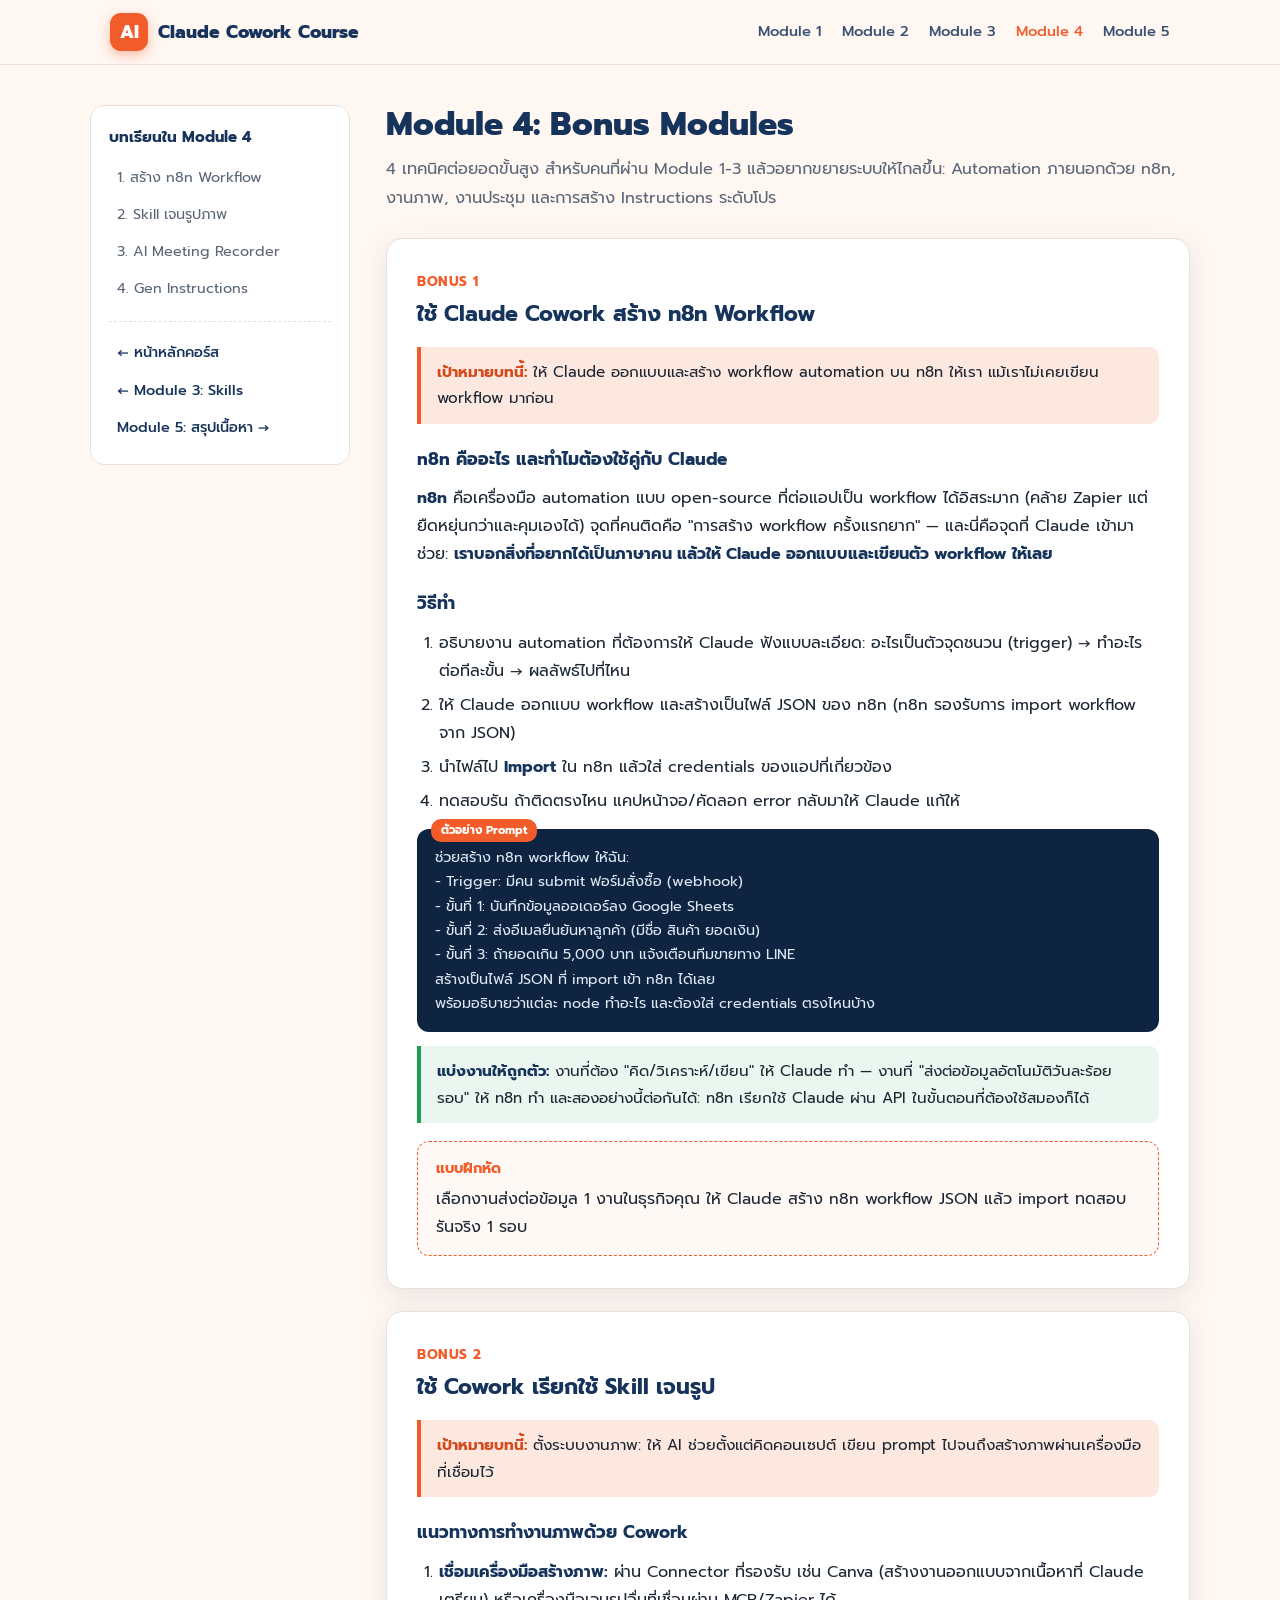
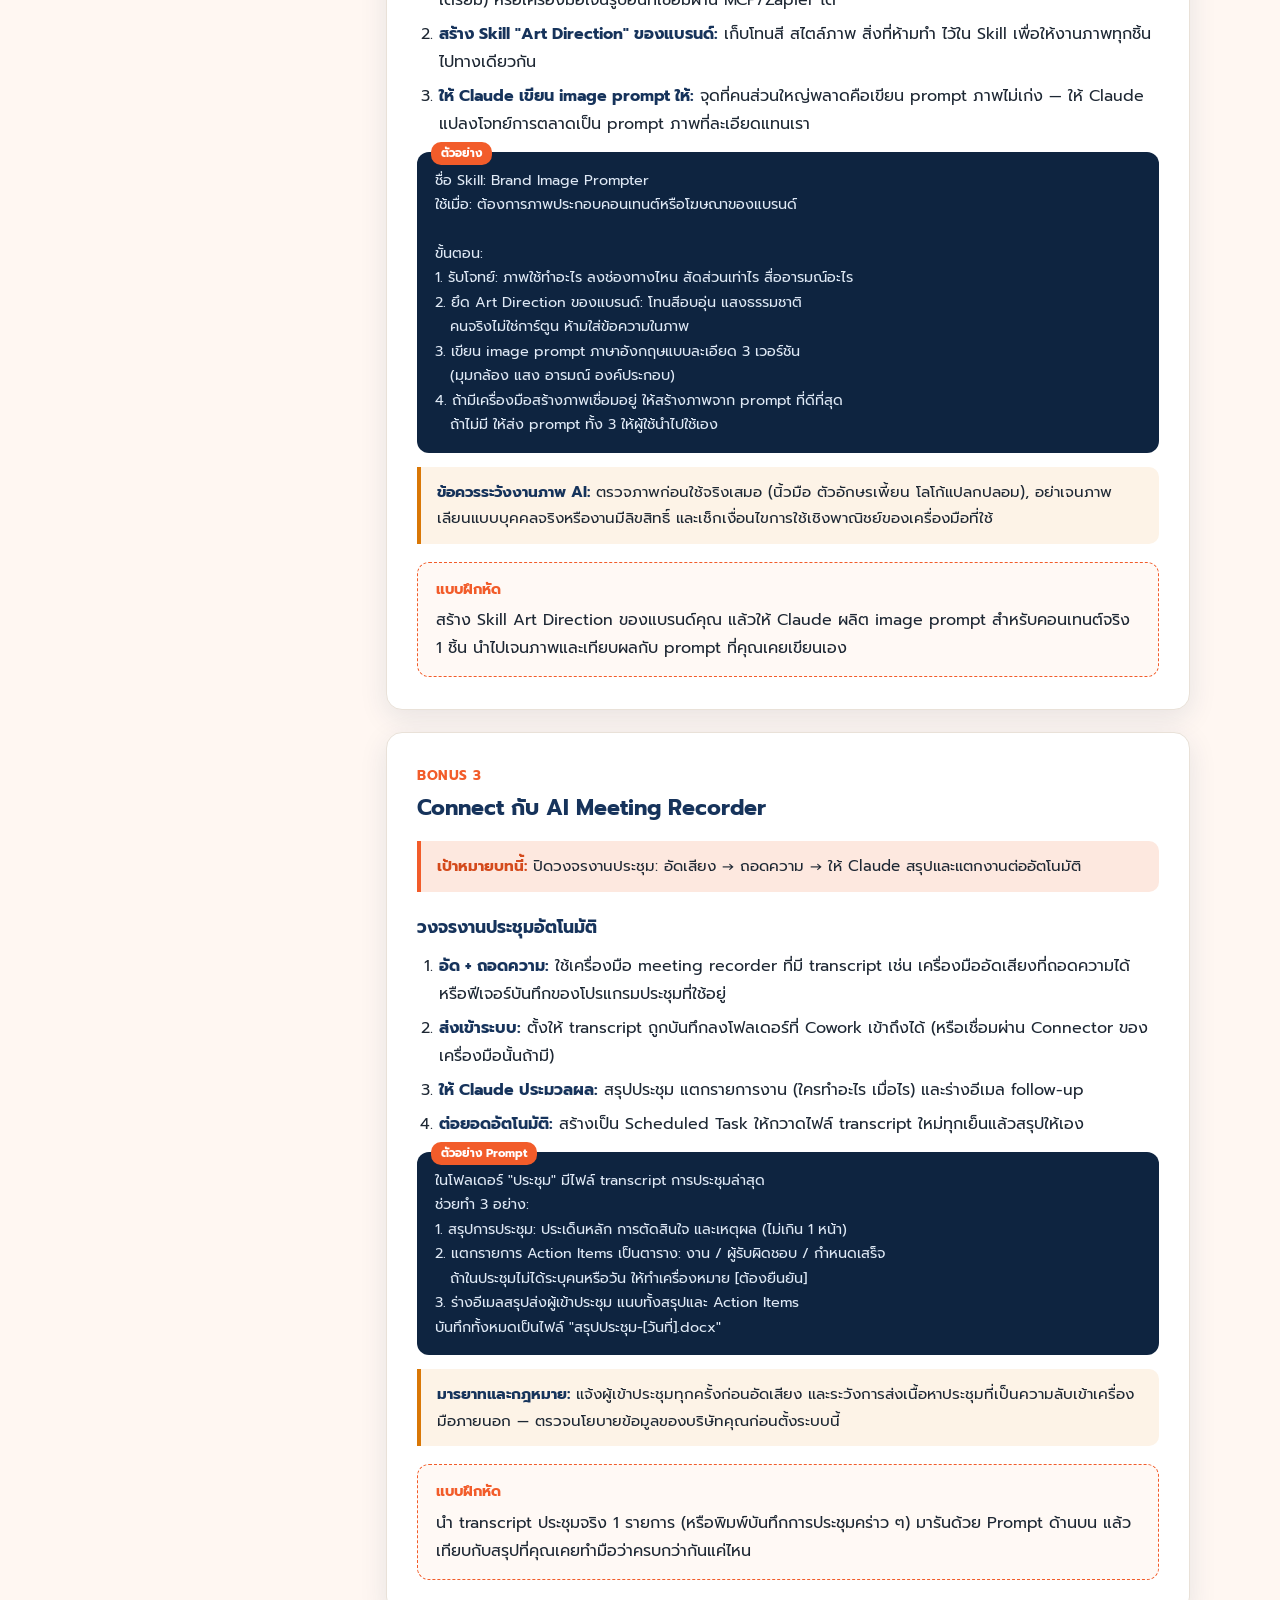
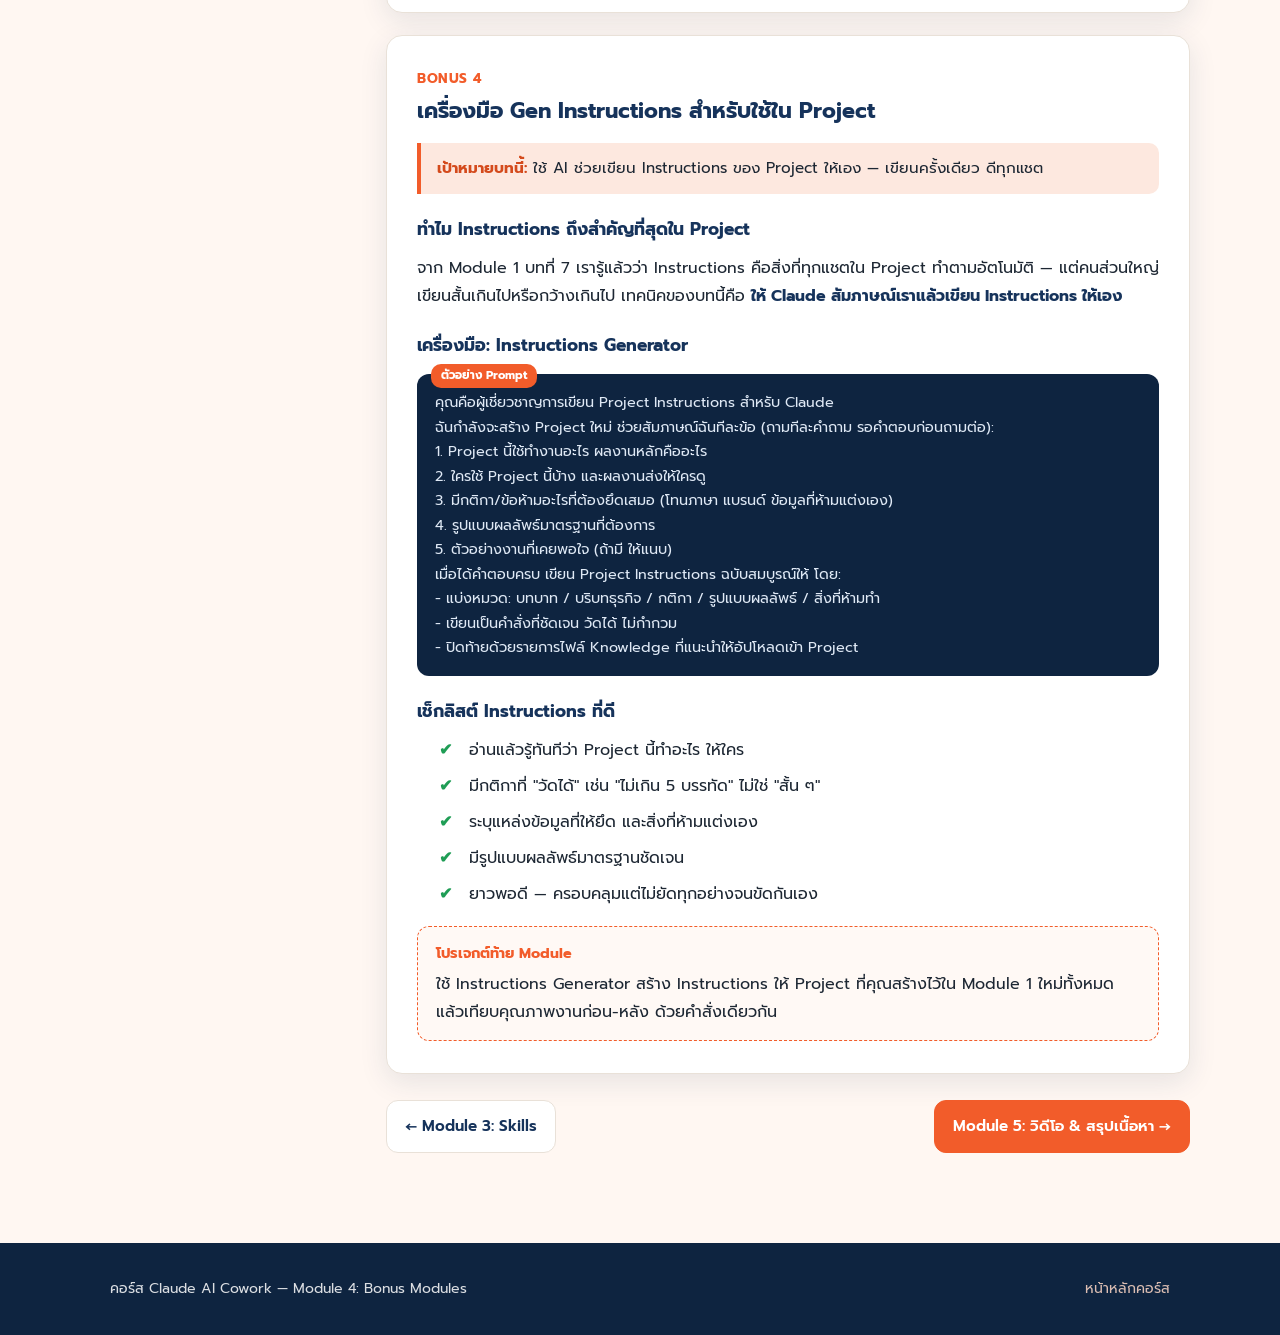
<file: course/module-4.html>
<!DOCTYPE html>
<html lang="th">
<head>
<meta charset="UTF-8">
<meta name="viewport" content="width=device-width, initial-scale=1.0">
<title>Module 4: Bonus Modules — ต่อยอดขั้นสูง | คอร์ส Claude AI Cowork</title>
<meta name="description" content="Module 4 ของคอร์ส Claude AI Cowork: ใช้ Cowork สร้าง n8n Workflow, Skill เจนรูปภาพ, เชื่อมต่อ AI Meeting Recorder และเครื่องมือ Gen Instructions สำหรับใช้ใน Project">
<link rel="icon" href="data:image/svg+xml,%3Csvg xmlns='http://www.w3.org/2000/svg' viewBox='0 0 64 64'%3E%3Crect width='64' height='64' rx='14' fill='%23F25C2A'/%3E%3Ctext x='32' y='44' font-size='34' font-family='sans-serif' font-weight='bold' fill='white' text-anchor='middle'%3EAI%3C/text%3E%3C/svg%3E">
<link rel="preconnect" href="https://fonts.googleapis.com">
<link rel="preconnect" href="https://fonts.gstatic.com" crossorigin>
<link href="https://fonts.googleapis.com/css2?family=Noto+Sans+Thai:wght@400;500;700;800&family=Prompt:wght@400;500;600;700;800&display=swap" rel="stylesheet">
<link rel="stylesheet" href="course.css">
</head>
<body>

<header class="nav">
  <div class="wrap nav-in">
    <a class="logo" href="index.html"><span class="mark">AI</span> Claude Cowork Course</a>
    <nav class="nav-links">
      <a href="module-1.html">Module 1</a>
      <a href="module-2.html">Module 2</a>
      <a href="module-3.html">Module 3</a>
      <a href="module-4.html" class="on">Module 4</a>
      <a href="module-5.html">Module 5</a>
    </nav>
  </div>
</header>

<div class="wrap layout">

<aside class="toc">
  <div class="t">บทเรียนใน Module 4</div>
  <a href="#l1">1. สร้าง n8n Workflow</a>
  <a href="#l2">2. Skill เจนรูปภาพ</a>
  <a href="#l3">3. AI Meeting Recorder</a>
  <a href="#l4">4. Gen Instructions</a>
  <div class="mods">
    <a href="index.html">← หน้าหลักคอร์ส</a>
    <a href="module-3.html">← Module 3: Skills</a>
    <a href="module-5.html">Module 5: สรุปเนื้อหา →</a>
  </div>
</aside>

<main class="lesson">
  <h1>Module 4: Bonus Modules</h1>
  <p class="sub">4 เทคนิคต่อยอดขั้นสูง สำหรับคนที่ผ่าน Module 1-3 แล้วอยากขยายระบบให้ไกลขึ้น: Automation ภายนอกด้วย n8n, งานภาพ, งานประชุม และการสร้าง Instructions ระดับโปร</p>

  <!-- ================= Lesson 1 ================= -->
  <article id="l1">
    <span class="lnum">Bonus 1</span>
    <h2>ใช้ Claude Cowork สร้าง n8n Workflow</h2>
    <div class="goal"><b>เป้าหมายบทนี้:</b> ให้ Claude ออกแบบและสร้าง workflow automation บน n8n ให้เรา แม้เราไม่เคยเขียน workflow มาก่อน</div>
    <h3>n8n คืออะไร และทำไมต้องใช้คู่กับ Claude</h3>
    <p><strong>n8n</strong> คือเครื่องมือ automation แบบ open-source ที่ต่อแอปเป็น workflow ได้อิสระมาก (คล้าย Zapier แต่ยืดหยุ่นกว่าและคุมเองได้) จุดที่คนติดคือ "การสร้าง workflow ครั้งแรกยาก" — และนี่คือจุดที่ Claude เข้ามาช่วย: <strong>เราบอกสิ่งที่อยากได้เป็นภาษาคน แล้วให้ Claude ออกแบบและเขียนตัว workflow ให้เลย</strong></p>
    <h3>วิธีทำ</h3>
    <ol>
      <li>อธิบายงาน automation ที่ต้องการให้ Claude ฟังแบบละเอียด: อะไรเป็นตัวจุดชนวน (trigger) → ทำอะไรต่อทีละขั้น → ผลลัพธ์ไปที่ไหน</li>
      <li>ให้ Claude ออกแบบ workflow และสร้างเป็นไฟล์ JSON ของ n8n (n8n รองรับการ import workflow จาก JSON)</li>
      <li>นำไฟล์ไป <strong>Import</strong> ใน n8n แล้วใส่ credentials ของแอปที่เกี่ยวข้อง</li>
      <li>ทดสอบรัน ถ้าติดตรงไหน แคปหน้าจอ/คัดลอก error กลับมาให้ Claude แก้ให้</li>
    </ol>
    <div class="prompt-box">ช่วยสร้าง n8n workflow ให้ฉัน:
- Trigger: มีคน submit ฟอร์มสั่งซื้อ (webhook)
- ขั้นที่ 1: บันทึกข้อมูลออเดอร์ลง Google Sheets
- ขั้นที่ 2: ส่งอีเมลยืนยันหาลูกค้า (มีชื่อ สินค้า ยอดเงิน)
- ขั้นที่ 3: ถ้ายอดเกิน 5,000 บาท แจ้งเตือนทีมขายทาง LINE
สร้างเป็นไฟล์ JSON ที่ import เข้า n8n ได้เลย
พร้อมอธิบายว่าแต่ละ node ทำอะไร และต้องใส่ credentials ตรงไหนบ้าง</div>
    <div class="tip"><strong>แบ่งงานให้ถูกตัว:</strong> งานที่ต้อง "คิด/วิเคราะห์/เขียน" ให้ Claude ทำ — งานที่ "ส่งต่อข้อมูลอัตโนมัติวันละร้อยรอบ" ให้ n8n ทำ และสองอย่างนี้ต่อกันได้: n8n เรียกใช้ Claude ผ่าน API ในขั้นตอนที่ต้องใช้สมองก็ได้</div>
    <div class="exercise">
      <div class="et">แบบฝึกหัด</div>
      เลือกงานส่งต่อข้อมูล 1 งานในธุรกิจคุณ ให้ Claude สร้าง n8n workflow JSON แล้ว import ทดสอบรันจริง 1 รอบ
    </div>
  </article>

  <!-- ================= Lesson 2 ================= -->
  <article id="l2">
    <span class="lnum">Bonus 2</span>
    <h2>ใช้ Cowork เรียกใช้ Skill เจนรูป</h2>
    <div class="goal"><b>เป้าหมายบทนี้:</b> ตั้งระบบงานภาพ: ให้ AI ช่วยตั้งแต่คิดคอนเซปต์ เขียน prompt ไปจนถึงสร้างภาพผ่านเครื่องมือที่เชื่อมไว้</div>
    <h3>แนวทางการทำงานภาพด้วย Cowork</h3>
    <ol>
      <li><strong>เชื่อมเครื่องมือสร้างภาพ:</strong> ผ่าน Connector ที่รองรับ เช่น Canva (สร้างงานออกแบบจากเนื้อหาที่ Claude เตรียม) หรือเครื่องมือเจนรูปอื่นที่เชื่อมผ่าน MCP/Zapier ได้</li>
      <li><strong>สร้าง Skill "Art Direction" ของแบรนด์:</strong> เก็บโทนสี สไตล์ภาพ สิ่งที่ห้ามทำ ไว้ใน Skill เพื่อให้งานภาพทุกชิ้นไปทางเดียวกัน</li>
      <li><strong>ให้ Claude เขียน image prompt ให้:</strong> จุดที่คนส่วนใหญ่พลาดคือเขียน prompt ภาพไม่เก่ง — ให้ Claude แปลงโจทย์การตลาดเป็น prompt ภาพที่ละเอียดแทนเรา</li>
    </ol>
    <div class="prompt-box plain">ชื่อ Skill: Brand Image Prompter
ใช้เมื่อ: ต้องการภาพประกอบคอนเทนต์หรือโฆษณาของแบรนด์

ขั้นตอน:
1. รับโจทย์: ภาพใช้ทำอะไร ลงช่องทางไหน สัดส่วนเท่าไร สื่ออารมณ์อะไร
2. ยึด Art Direction ของแบรนด์: โทนสีอบอุ่น แสงธรรมชาติ
   คนจริงไม่ใช่การ์ตูน ห้ามใส่ข้อความในภาพ
3. เขียน image prompt ภาษาอังกฤษแบบละเอียด 3 เวอร์ชัน
   (มุมกล้อง แสง อารมณ์ องค์ประกอบ)
4. ถ้ามีเครื่องมือสร้างภาพเชื่อมอยู่ ให้สร้างภาพจาก prompt ที่ดีที่สุด
   ถ้าไม่มี ให้ส่ง prompt ทั้ง 3 ให้ผู้ใช้นำไปใช้เอง</div>
    <div class="warn"><strong>ข้อควรระวังงานภาพ AI:</strong> ตรวจภาพก่อนใช้จริงเสมอ (นิ้วมือ ตัวอักษรเพี้ยน โลโก้แปลกปลอม), อย่าเจนภาพเลียนแบบบุคคลจริงหรืองานมีลิขสิทธิ์ และเช็กเงื่อนไขการใช้เชิงพาณิชย์ของเครื่องมือที่ใช้</div>
    <div class="exercise">
      <div class="et">แบบฝึกหัด</div>
      สร้าง Skill Art Direction ของแบรนด์คุณ แล้วให้ Claude ผลิต image prompt สำหรับคอนเทนต์จริง 1 ชิ้น นำไปเจนภาพและเทียบผลกับ prompt ที่คุณเคยเขียนเอง
    </div>
  </article>

  <!-- ================= Lesson 3 ================= -->
  <article id="l3">
    <span class="lnum">Bonus 3</span>
    <h2>Connect กับ AI Meeting Recorder</h2>
    <div class="goal"><b>เป้าหมายบทนี้:</b> ปิดวงจรงานประชุม: อัดเสียง → ถอดความ → ให้ Claude สรุปและแตกงานต่ออัตโนมัติ</div>
    <h3>วงจรงานประชุมอัตโนมัติ</h3>
    <ol>
      <li><strong>อัด + ถอดความ:</strong> ใช้เครื่องมือ meeting recorder ที่มี transcript เช่น เครื่องมืออัดเสียงที่ถอดความได้ หรือฟีเจอร์บันทึกของโปรแกรมประชุมที่ใช้อยู่</li>
      <li><strong>ส่งเข้าระบบ:</strong> ตั้งให้ transcript ถูกบันทึกลงโฟลเดอร์ที่ Cowork เข้าถึงได้ (หรือเชื่อมผ่าน Connector ของเครื่องมือนั้นถ้ามี)</li>
      <li><strong>ให้ Claude ประมวลผล:</strong> สรุปประชุม แตกรายการงาน (ใครทำอะไร เมื่อไร) และร่างอีเมล follow-up</li>
      <li><strong>ต่อยอดอัตโนมัติ:</strong> สร้างเป็น Scheduled Task ให้กวาดไฟล์ transcript ใหม่ทุกเย็นแล้วสรุปให้เอง</li>
    </ol>
    <div class="prompt-box">ในโฟลเดอร์ "ประชุม" มีไฟล์ transcript การประชุมล่าสุด
ช่วยทำ 3 อย่าง:
1. สรุปการประชุม: ประเด็นหลัก การตัดสินใจ และเหตุผล (ไม่เกิน 1 หน้า)
2. แตกรายการ Action Items เป็นตาราง: งาน / ผู้รับผิดชอบ / กำหนดเสร็จ
   ถ้าในประชุมไม่ได้ระบุคนหรือวัน ให้ทำเครื่องหมาย [ต้องยืนยัน]
3. ร่างอีเมลสรุปส่งผู้เข้าประชุม แนบทั้งสรุปและ Action Items
บันทึกทั้งหมดเป็นไฟล์ "สรุปประชุม-[วันที่].docx"</div>
    <div class="warn"><strong>มารยาทและกฎหมาย:</strong> แจ้งผู้เข้าประชุมทุกครั้งก่อนอัดเสียง และระวังการส่งเนื้อหาประชุมที่เป็นความลับเข้าเครื่องมือภายนอก — ตรวจนโยบายข้อมูลของบริษัทคุณก่อนตั้งระบบนี้</div>
    <div class="exercise">
      <div class="et">แบบฝึกหัด</div>
      นำ transcript ประชุมจริง 1 รายการ (หรือพิมพ์บันทึกการประชุมคร่าว ๆ) มารันด้วย Prompt ด้านบน แล้วเทียบกับสรุปที่คุณเคยทำมือว่าครบกว่ากันแค่ไหน
    </div>
  </article>

  <!-- ================= Lesson 4 ================= -->
  <article id="l4">
    <span class="lnum">Bonus 4</span>
    <h2>เครื่องมือ Gen Instructions สำหรับใช้ใน Project</h2>
    <div class="goal"><b>เป้าหมายบทนี้:</b> ใช้ AI ช่วยเขียน Instructions ของ Project ให้เอง — เขียนครั้งเดียว ดีทุกแชต</div>
    <h3>ทำไม Instructions ถึงสำคัญที่สุดใน Project</h3>
    <p>จาก Module 1 บทที่ 7 เรารู้แล้วว่า Instructions คือสิ่งที่ทุกแชตใน Project ทำตามอัตโนมัติ — แต่คนส่วนใหญ่เขียนสั้นเกินไปหรือกว้างเกินไป เทคนิคของบทนี้คือ <strong>ให้ Claude สัมภาษณ์เราแล้วเขียน Instructions ให้เอง</strong></p>
    <h3>เครื่องมือ: Instructions Generator</h3>
    <div class="prompt-box">คุณคือผู้เชี่ยวชาญการเขียน Project Instructions สำหรับ Claude
ฉันกำลังจะสร้าง Project ใหม่ ช่วยสัมภาษณ์ฉันทีละข้อ (ถามทีละคำถาม รอคำตอบก่อนถามต่อ):
1. Project นี้ใช้ทำงานอะไร ผลงานหลักคืออะไร
2. ใครใช้ Project นี้บ้าง และผลงานส่งให้ใครดู
3. มีกติกา/ข้อห้ามอะไรที่ต้องยึดเสมอ (โทนภาษา แบรนด์ ข้อมูลที่ห้ามแต่งเอง)
4. รูปแบบผลลัพธ์มาตรฐานที่ต้องการ
5. ตัวอย่างงานที่เคยพอใจ (ถ้ามี ให้แนบ)
เมื่อได้คำตอบครบ เขียน Project Instructions ฉบับสมบูรณ์ให้ โดย:
- แบ่งหมวด: บทบาท / บริบทธุรกิจ / กติกา / รูปแบบผลลัพธ์ / สิ่งที่ห้ามทำ
- เขียนเป็นคำสั่งที่ชัดเจน วัดได้ ไม่กำกวม
- ปิดท้ายด้วยรายการไฟล์ Knowledge ที่แนะนำให้อัปโหลดเข้า Project</div>
    <h3>เช็กลิสต์ Instructions ที่ดี</h3>
    <ul class="checks">
      <li>อ่านแล้วรู้ทันทีว่า Project นี้ทำอะไร ให้ใคร</li>
      <li>มีกติกาที่ "วัดได้" เช่น "ไม่เกิน 5 บรรทัด" ไม่ใช่ "สั้น ๆ"</li>
      <li>ระบุแหล่งข้อมูลที่ให้ยึด และสิ่งที่ห้ามแต่งเอง</li>
      <li>มีรูปแบบผลลัพธ์มาตรฐานชัดเจน</li>
      <li>ยาวพอดี — ครอบคลุมแต่ไม่ยัดทุกอย่างจนขัดกันเอง</li>
    </ul>
    <div class="exercise">
      <div class="et">โปรเจกต์ท้าย Module</div>
      ใช้ Instructions Generator สร้าง Instructions ให้ Project ที่คุณสร้างไว้ใน Module 1 ใหม่ทั้งหมด แล้วเทียบคุณภาพงานก่อน-หลัง ด้วยคำสั่งเดียวกัน
    </div>
  </article>

  <div class="pager">
    <a href="module-3.html">← Module 3: Skills</a>
    <a class="next" href="module-5.html">Module 5: วิดีโอ &amp; สรุปเนื้อหา →</a>
  </div>
</main>
</div>

<footer>
  <div class="wrap f-in">
    <div>คอร์ส Claude AI Cowork — Module 4: Bonus Modules</div>
    <div><a href="index.html">หน้าหลักคอร์ส</a></div>
  </div>
</footer>

</body>
</html>
</file>
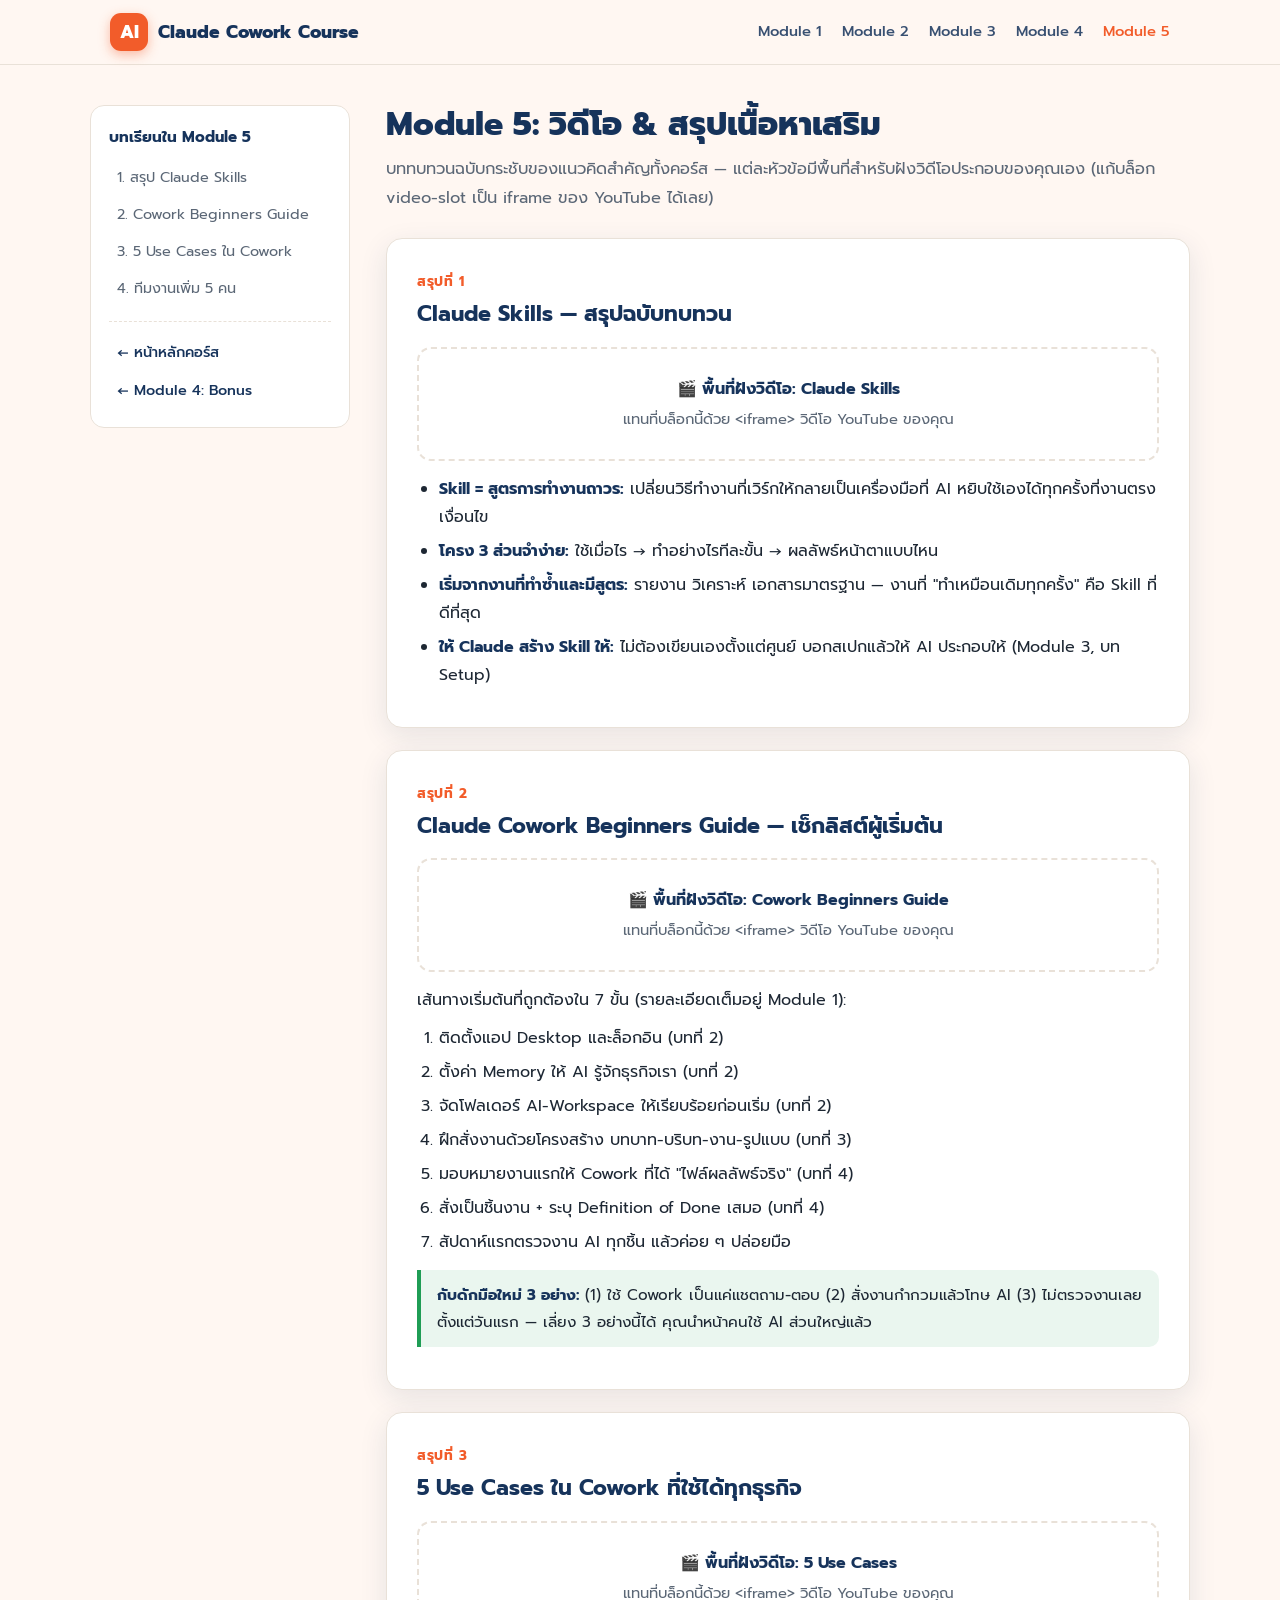
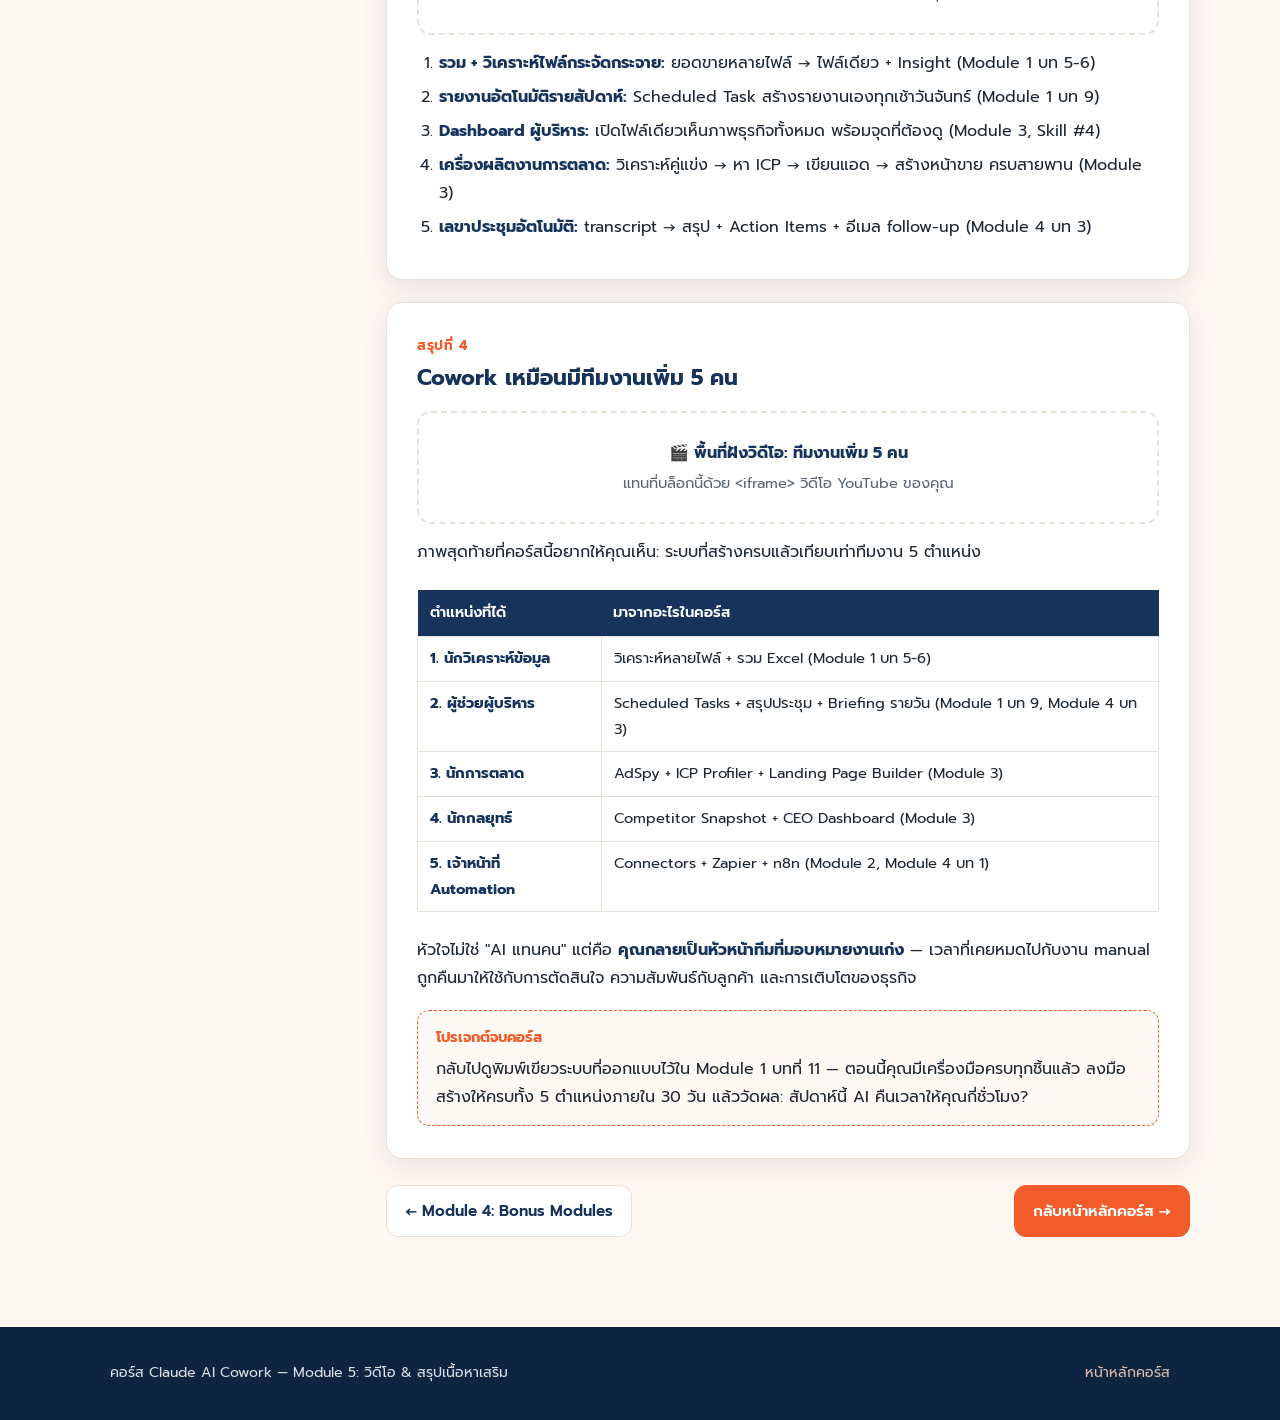
<file: course/module-5.html>
<!DOCTYPE html>
<html lang="th">
<head>
<meta charset="UTF-8">
<meta name="viewport" content="width=device-width, initial-scale=1.0">
<title>Module 5: วิดีโอ &amp; สรุปเนื้อหาเสริม | คอร์ส Claude AI Cowork</title>
<meta name="description" content="Module 5 ของคอร์ส Claude AI Cowork: สรุป Claude Skills, คู่มือผู้เริ่มต้น Cowork, 5 Use Cases ใช้งานจริง และแนวคิด Cowork เหมือนมีทีมงานเพิ่ม 5 คน">
<link rel="icon" href="data:image/svg+xml,%3Csvg xmlns='http://www.w3.org/2000/svg' viewBox='0 0 64 64'%3E%3Crect width='64' height='64' rx='14' fill='%23F25C2A'/%3E%3Ctext x='32' y='44' font-size='34' font-family='sans-serif' font-weight='bold' fill='white' text-anchor='middle'%3EAI%3C/text%3E%3C/svg%3E">
<link rel="preconnect" href="https://fonts.googleapis.com">
<link rel="preconnect" href="https://fonts.gstatic.com" crossorigin>
<link href="https://fonts.googleapis.com/css2?family=Noto+Sans+Thai:wght@400;500;700;800&family=Prompt:wght@400;500;600;700;800&display=swap" rel="stylesheet">
<link rel="stylesheet" href="course.css">
<style>
  .video-slot{background:#fff;border:2px dashed var(--line);border-radius:14px;padding:26px;text-align:center;color:var(--muted);margin:14px 0;font-size:.92rem}
  .video-slot b{display:block;color:var(--navy);font-size:1rem;margin-bottom:4px}
</style>
</head>
<body>

<header class="nav">
  <div class="wrap nav-in">
    <a class="logo" href="index.html"><span class="mark">AI</span> Claude Cowork Course</a>
    <nav class="nav-links">
      <a href="module-1.html">Module 1</a>
      <a href="module-2.html">Module 2</a>
      <a href="module-3.html">Module 3</a>
      <a href="module-4.html">Module 4</a>
      <a href="module-5.html" class="on">Module 5</a>
    </nav>
  </div>
</header>

<div class="wrap layout">

<aside class="toc">
  <div class="t">บทเรียนใน Module 5</div>
  <a href="#l1">1. สรุป Claude Skills</a>
  <a href="#l2">2. Cowork Beginners Guide</a>
  <a href="#l3">3. 5 Use Cases ใน Cowork</a>
  <a href="#l4">4. ทีมงานเพิ่ม 5 คน</a>
  <div class="mods">
    <a href="index.html">← หน้าหลักคอร์ส</a>
    <a href="module-4.html">← Module 4: Bonus</a>
  </div>
</aside>

<main class="lesson">
  <h1>Module 5: วิดีโอ &amp; สรุปเนื้อหาเสริม</h1>
  <p class="sub">บททบทวนฉบับกระชับของแนวคิดสำคัญทั้งคอร์ส — แต่ละหัวข้อมีพื้นที่สำหรับฝังวิดีโอประกอบของคุณเอง (แก้บล็อก video-slot เป็น iframe ของ YouTube ได้เลย)</p>

  <!-- ================= 1 ================= -->
  <article id="l1">
    <span class="lnum">สรุปที่ 1</span>
    <h2>Claude Skills — สรุปฉบับทบทวน</h2>
    <div class="video-slot"><b>🎬 พื้นที่ฝังวิดีโอ: Claude Skills</b>แทนที่บล็อกนี้ด้วย &lt;iframe&gt; วิดีโอ YouTube ของคุณ</div>
    <ul>
      <li><strong>Skill = สูตรการทำงานถาวร:</strong> เปลี่ยนวิธีทำงานที่เวิร์กให้กลายเป็นเครื่องมือที่ AI หยิบใช้เองได้ทุกครั้งที่งานตรงเงื่อนไข</li>
      <li><strong>โครง 3 ส่วนจำง่าย:</strong> ใช้เมื่อไร → ทำอย่างไรทีละขั้น → ผลลัพธ์หน้าตาแบบไหน</li>
      <li><strong>เริ่มจากงานที่ทำซ้ำและมีสูตร:</strong> รายงาน วิเคราะห์ เอกสารมาตรฐาน — งานที่ "ทำเหมือนเดิมทุกครั้ง" คือ Skill ที่ดีที่สุด</li>
      <li><strong>ให้ Claude สร้าง Skill ให้:</strong> ไม่ต้องเขียนเองตั้งแต่ศูนย์ บอกสเปกแล้วให้ AI ประกอบให้ (Module 3, บท Setup)</li>
    </ul>
  </article>

  <!-- ================= 2 ================= -->
  <article id="l2">
    <span class="lnum">สรุปที่ 2</span>
    <h2>Claude Cowork Beginners Guide — เช็กลิสต์ผู้เริ่มต้น</h2>
    <div class="video-slot"><b>🎬 พื้นที่ฝังวิดีโอ: Cowork Beginners Guide</b>แทนที่บล็อกนี้ด้วย &lt;iframe&gt; วิดีโอ YouTube ของคุณ</div>
    <p>เส้นทางเริ่มต้นที่ถูกต้องใน 7 ขั้น (รายละเอียดเต็มอยู่ Module 1):</p>
    <ol>
      <li>ติดตั้งแอป Desktop และล็อกอิน (บทที่ 2)</li>
      <li>ตั้งค่า Memory ให้ AI รู้จักธุรกิจเรา (บทที่ 2)</li>
      <li>จัดโฟลเดอร์ AI-Workspace ให้เรียบร้อยก่อนเริ่ม (บทที่ 2)</li>
      <li>ฝึกสั่งงานด้วยโครงสร้าง บทบาท-บริบท-งาน-รูปแบบ (บทที่ 3)</li>
      <li>มอบหมายงานแรกให้ Cowork ที่ได้ "ไฟล์ผลลัพธ์จริง" (บทที่ 4)</li>
      <li>สั่งเป็นชิ้นงาน + ระบุ Definition of Done เสมอ (บทที่ 4)</li>
      <li>สัปดาห์แรกตรวจงาน AI ทุกชิ้น แล้วค่อย ๆ ปล่อยมือ</li>
    </ol>
    <div class="tip"><strong>กับดักมือใหม่ 3 อย่าง:</strong> (1) ใช้ Cowork เป็นแค่แชตถาม-ตอบ (2) สั่งงานกำกวมแล้วโทษ AI (3) ไม่ตรวจงานเลยตั้งแต่วันแรก — เลี่ยง 3 อย่างนี้ได้ คุณนำหน้าคนใช้ AI ส่วนใหญ่แล้ว</div>
  </article>

  <!-- ================= 3 ================= -->
  <article id="l3">
    <span class="lnum">สรุปที่ 3</span>
    <h2>5 Use Cases ใน Cowork ที่ใช้ได้ทุกธุรกิจ</h2>
    <div class="video-slot"><b>🎬 พื้นที่ฝังวิดีโอ: 5 Use Cases</b>แทนที่บล็อกนี้ด้วย &lt;iframe&gt; วิดีโอ YouTube ของคุณ</div>
    <ol>
      <li><strong>รวม + วิเคราะห์ไฟล์กระจัดกระจาย:</strong> ยอดขายหลายไฟล์ → ไฟล์เดียว + Insight (Module 1 บท 5-6)</li>
      <li><strong>รายงานอัตโนมัติรายสัปดาห์:</strong> Scheduled Task สร้างรายงานเองทุกเช้าวันจันทร์ (Module 1 บท 9)</li>
      <li><strong>Dashboard ผู้บริหาร:</strong> เปิดไฟล์เดียวเห็นภาพธุรกิจทั้งหมด พร้อมจุดที่ต้องดู (Module 3, Skill #4)</li>
      <li><strong>เครื่องผลิตงานการตลาด:</strong> วิเคราะห์คู่แข่ง → หา ICP → เขียนแอด → สร้างหน้าขาย ครบสายพาน (Module 3)</li>
      <li><strong>เลขาประชุมอัตโนมัติ:</strong> transcript → สรุป + Action Items + อีเมล follow-up (Module 4 บท 3)</li>
    </ol>
  </article>

  <!-- ================= 4 ================= -->
  <article id="l4">
    <span class="lnum">สรุปที่ 4</span>
    <h2>Cowork เหมือนมีทีมงานเพิ่ม 5 คน</h2>
    <div class="video-slot"><b>🎬 พื้นที่ฝังวิดีโอ: ทีมงานเพิ่ม 5 คน</b>แทนที่บล็อกนี้ด้วย &lt;iframe&gt; วิดีโอ YouTube ของคุณ</div>
    <p>ภาพสุดท้ายที่คอร์สนี้อยากให้คุณเห็น: ระบบที่สร้างครบแล้วเทียบเท่าทีมงาน 5 ตำแหน่ง</p>
    <div class="table-scroll"><table class="cmp">
      <tr><th>ตำแหน่งที่ได้</th><th>มาจากอะไรในคอร์ส</th></tr>
      <tr><td><strong>1. นักวิเคราะห์ข้อมูล</strong></td><td>วิเคราะห์หลายไฟล์ + รวม Excel (Module 1 บท 5-6)</td></tr>
      <tr><td><strong>2. ผู้ช่วยผู้บริหาร</strong></td><td>Scheduled Tasks + สรุปประชุม + Briefing รายวัน (Module 1 บท 9, Module 4 บท 3)</td></tr>
      <tr><td><strong>3. นักการตลาด</strong></td><td>AdSpy + ICP Profiler + Landing Page Builder (Module 3)</td></tr>
      <tr><td><strong>4. นักกลยุทธ์</strong></td><td>Competitor Snapshot + CEO Dashboard (Module 3)</td></tr>
      <tr><td><strong>5. เจ้าหน้าที่ Automation</strong></td><td>Connectors + Zapier + n8n (Module 2, Module 4 บท 1)</td></tr>
    </table></div>
    <p>หัวใจไม่ใช่ "AI แทนคน" แต่คือ <strong>คุณกลายเป็นหัวหน้าทีมที่มอบหมายงานเก่ง</strong> — เวลาที่เคยหมดไปกับงาน manual ถูกคืนมาให้ใช้กับการตัดสินใจ ความสัมพันธ์กับลูกค้า และการเติบโตของธุรกิจ</p>
    <div class="exercise">
      <div class="et">โปรเจกต์จบคอร์ส</div>
      กลับไปดูพิมพ์เขียวระบบที่ออกแบบไว้ใน Module 1 บทที่ 11 — ตอนนี้คุณมีเครื่องมือครบทุกชิ้นแล้ว ลงมือสร้างให้ครบทั้ง 5 ตำแหน่งภายใน 30 วัน แล้ววัดผล: สัปดาห์นี้ AI คืนเวลาให้คุณกี่ชั่วโมง?
    </div>
  </article>

  <div class="pager">
    <a href="module-4.html">← Module 4: Bonus Modules</a>
    <a class="next" href="index.html">กลับหน้าหลักคอร์ส →</a>
  </div>
</main>
</div>

<footer>
  <div class="wrap f-in">
    <div>คอร์ส Claude AI Cowork — Module 5: วิดีโอ &amp; สรุปเนื้อหาเสริม</div>
    <div><a href="index.html">หน้าหลักคอร์ส</a></div>
  </div>
</footer>

</body>
</html>
</file>
<file: course/course.css>
:root{
  --orange:#F25C2A;--orange-dark:#d44a1c;--orange-soft:#fde8df;
  --navy:#16335B;--navy-deep:#0e2440;--cream:#FFF7F2;
  --ink:#1d2733;--muted:#5b6776;--line:#e9e1d8;
  --green:#1f9d55;--blue:#2563c9;--purple:#6b46c1;
  --code-bg:#0e2440;--code-ink:#dfe9f5;
  --shadow:0 8px 28px rgba(22,51,91,.10)
}
*{box-sizing:border-box;margin:0;padding:0}
html{scroll-behavior:smooth}
body{font-family:'Prompt','Noto Sans Thai',sans-serif;color:var(--ink);background:var(--cream);line-height:1.75;-webkit-font-smoothing:antialiased}
a{color:inherit;text-decoration:none}
.wrap{max-width:1100px;margin:0 auto;padding:0 20px}

/* ---------- top nav ---------- */
header.nav{position:sticky;top:0;z-index:50;background:rgba(255,247,242,.92);backdrop-filter:blur(8px);border-bottom:1px solid var(--line)}
.nav-in{display:flex;align-items:center;justify-content:space-between;height:64px}
.logo{display:flex;align-items:center;gap:10px;font-weight:800;font-size:1.1rem;color:var(--navy)}
.logo .mark{width:38px;height:38px;border-radius:11px;background:var(--orange);display:grid;place-items:center;color:#fff;font-size:1.1rem;font-weight:800;box-shadow:0 4px 12px rgba(242,92,42,.4)}
.nav-links{display:flex;gap:20px;align-items:center;font-weight:500;flex-wrap:wrap}
.nav-links a{color:var(--navy);opacity:.85;font-size:.92rem}
.nav-links a:hover,.nav-links a.on{opacity:1;color:var(--orange)}
@media(max-width:860px){.nav-links{display:none}}

/* ---------- hero ---------- */
.hero{background:linear-gradient(135deg,var(--navy),var(--navy-deep));color:#fff;position:relative;overflow:hidden}
.hero::after{content:"";position:absolute;right:-120px;top:-120px;width:420px;height:420px;background:radial-gradient(circle,rgba(242,92,42,.55),transparent 70%);border-radius:50%}
.hero-in{position:relative;z-index:2;padding:56px 0 60px;max-width:760px}
.kicker{display:inline-block;background:rgba(242,92,42,.2);color:#ffd9c7;border:1px solid rgba(242,92,42,.5);padding:5px 14px;border-radius:20px;font-size:.82rem;font-weight:600;margin-bottom:18px}
.hero h1{font-size:2.5rem;line-height:1.2;font-weight:800;margin-bottom:14px}
.hero h1 span{color:var(--orange)}
.hero p{font-size:1.08rem;opacity:.88;max-width:640px}
@media(max-width:600px){.hero h1{font-size:1.8rem}}

/* ---------- generic sections ---------- */
section{padding:48px 0}
.sec-head{margin-bottom:22px}
.sec-head .eyebrow{color:var(--orange);font-weight:700;font-size:.88rem;letter-spacing:.5px;text-transform:uppercase}
.sec-head h2{font-size:1.8rem;font-weight:800;color:var(--navy);margin-top:4px}
.sec-head p{color:var(--muted);margin-top:6px;max-width:680px}

/* ---------- module cards (landing) ---------- */
.mod-grid{display:grid;grid-template-columns:repeat(auto-fill,minmax(310px,1fr));gap:16px}
.mod-card{background:#fff;border:1px solid var(--line);border-radius:16px;padding:22px;box-shadow:var(--shadow);display:flex;flex-direction:column;gap:10px;transition:.15s}
.mod-card:hover{transform:translateY(-3px);border-color:var(--orange)}
.mod-card .num{width:44px;height:44px;border-radius:12px;background:var(--orange-soft);color:var(--orange);display:grid;place-items:center;font-weight:800;font-size:1.15rem}
.mod-card h3{color:var(--navy);font-size:1.15rem;font-weight:700}
.mod-card p{color:var(--muted);font-size:.92rem;flex:1}
.mod-card .go{color:var(--orange);font-weight:600;font-size:.92rem}

/* ---------- lesson layout ---------- */
.layout{display:grid;grid-template-columns:260px 1fr;gap:36px;padding:40px 0 70px}
@media(max-width:900px){.layout{grid-template-columns:1fr}}
aside.toc{position:sticky;top:84px;align-self:start;background:#fff;border:1px solid var(--line);border-radius:14px;padding:18px;font-size:.9rem}
@media(max-width:900px){aside.toc{position:static}}
aside.toc .t{font-weight:700;color:var(--navy);margin-bottom:8px;font-size:.95rem}
aside.toc a{display:block;padding:6px 8px;border-radius:8px;color:var(--muted)}
aside.toc a:hover{background:var(--orange-soft);color:var(--orange)}
aside.toc .mods{margin-top:14px;border-top:1px dashed var(--line);padding-top:12px}
aside.toc .mods a{color:var(--navy);font-weight:500}

main.lesson{min-width:0}
.lesson h1{font-size:2rem;font-weight:800;color:var(--navy);line-height:1.25;margin-bottom:8px}
.lesson .sub{color:var(--muted);margin-bottom:26px;font-size:1.02rem}
.lesson article{background:#fff;border:1px solid var(--line);border-radius:16px;padding:28px 30px;box-shadow:var(--shadow);margin-bottom:22px}
@media(max-width:600px){.lesson article{padding:20px 18px}}
.lesson article h2{color:var(--navy);font-size:1.35rem;font-weight:700;margin-bottom:4px}
.lesson article .lnum{color:var(--orange);font-weight:700;font-size:.85rem;letter-spacing:.5px;text-transform:uppercase}
.lesson h3{color:var(--navy);font-size:1.08rem;font-weight:700;margin:20px 0 8px}
.lesson p{margin:10px 0;color:var(--ink)}
.lesson ul,.lesson ol{margin:10px 0 10px 22px}
.lesson li{margin:6px 0}
.lesson strong{color:var(--navy)}

.goal{background:var(--orange-soft);border-left:4px solid var(--orange);border-radius:0 10px 10px 0;padding:12px 16px;margin:14px 0;font-size:.95rem}
.goal b{color:var(--orange-dark)}
.tip{background:#eaf6ef;border-left:4px solid var(--green);border-radius:0 10px 10px 0;padding:12px 16px;margin:14px 0;font-size:.95rem}
.warn{background:#fdf3e7;border-left:4px solid #d97706;border-radius:0 10px 10px 0;padding:12px 16px;margin:14px 0;font-size:.95rem}

.prompt-box{background:var(--code-bg);color:var(--code-ink);border-radius:12px;padding:16px 18px;margin:14px 0;font-size:.9rem;line-height:1.7;white-space:pre-wrap;font-family:'Prompt','Noto Sans Thai',monospace;position:relative}
.prompt-box::before{content:"ตัวอย่าง Prompt";position:absolute;top:-10px;left:14px;background:var(--orange);color:#fff;font-size:.72rem;font-weight:700;padding:2px 10px;border-radius:10px}
.prompt-box.plain::before{content:"ตัวอย่าง"}

.exercise{border:1.5px dashed var(--orange);border-radius:12px;padding:14px 18px;margin:18px 0 4px;background:#fff9f5}
.exercise .et{color:var(--orange);font-weight:700;font-size:.9rem;margin-bottom:4px}

.pager{display:flex;justify-content:space-between;gap:12px;margin-top:26px;flex-wrap:wrap}
.pager a{background:#fff;border:1.5px solid var(--line);border-radius:12px;padding:12px 18px;font-weight:600;color:var(--navy);transition:.15s;font-size:.95rem}
.pager a:hover{border-color:var(--orange);color:var(--orange)}
.pager a.next{background:var(--orange);border-color:var(--orange);color:#fff}
.pager a.next:hover{background:var(--orange-dark);color:#fff}

/* ---------- checklist / outcomes ---------- */
.checks{list-style:none;margin:14px 0 0}
.checks li{padding-left:30px;position:relative;margin:8px 0}
.checks li::before{content:"✔";position:absolute;left:0;top:0;color:var(--green);font-weight:800}

table.cmp{width:100%;border-collapse:collapse;margin:14px 0;font-size:.92rem;background:#fff}
table.cmp th{background:var(--navy);color:#fff;padding:10px 12px;text-align:left;font-weight:600}
table.cmp td{border:1px solid var(--line);padding:9px 12px;vertical-align:top}
.table-scroll{overflow-x:auto}

footer{background:var(--navy-deep);color:#fff;padding:34px 0;margin-top:20px}
footer .f-in{display:flex;justify-content:space-between;gap:16px;flex-wrap:wrap;align-items:center;font-size:.88rem;opacity:.85}
footer a{color:#ffd9c7}
</file>
